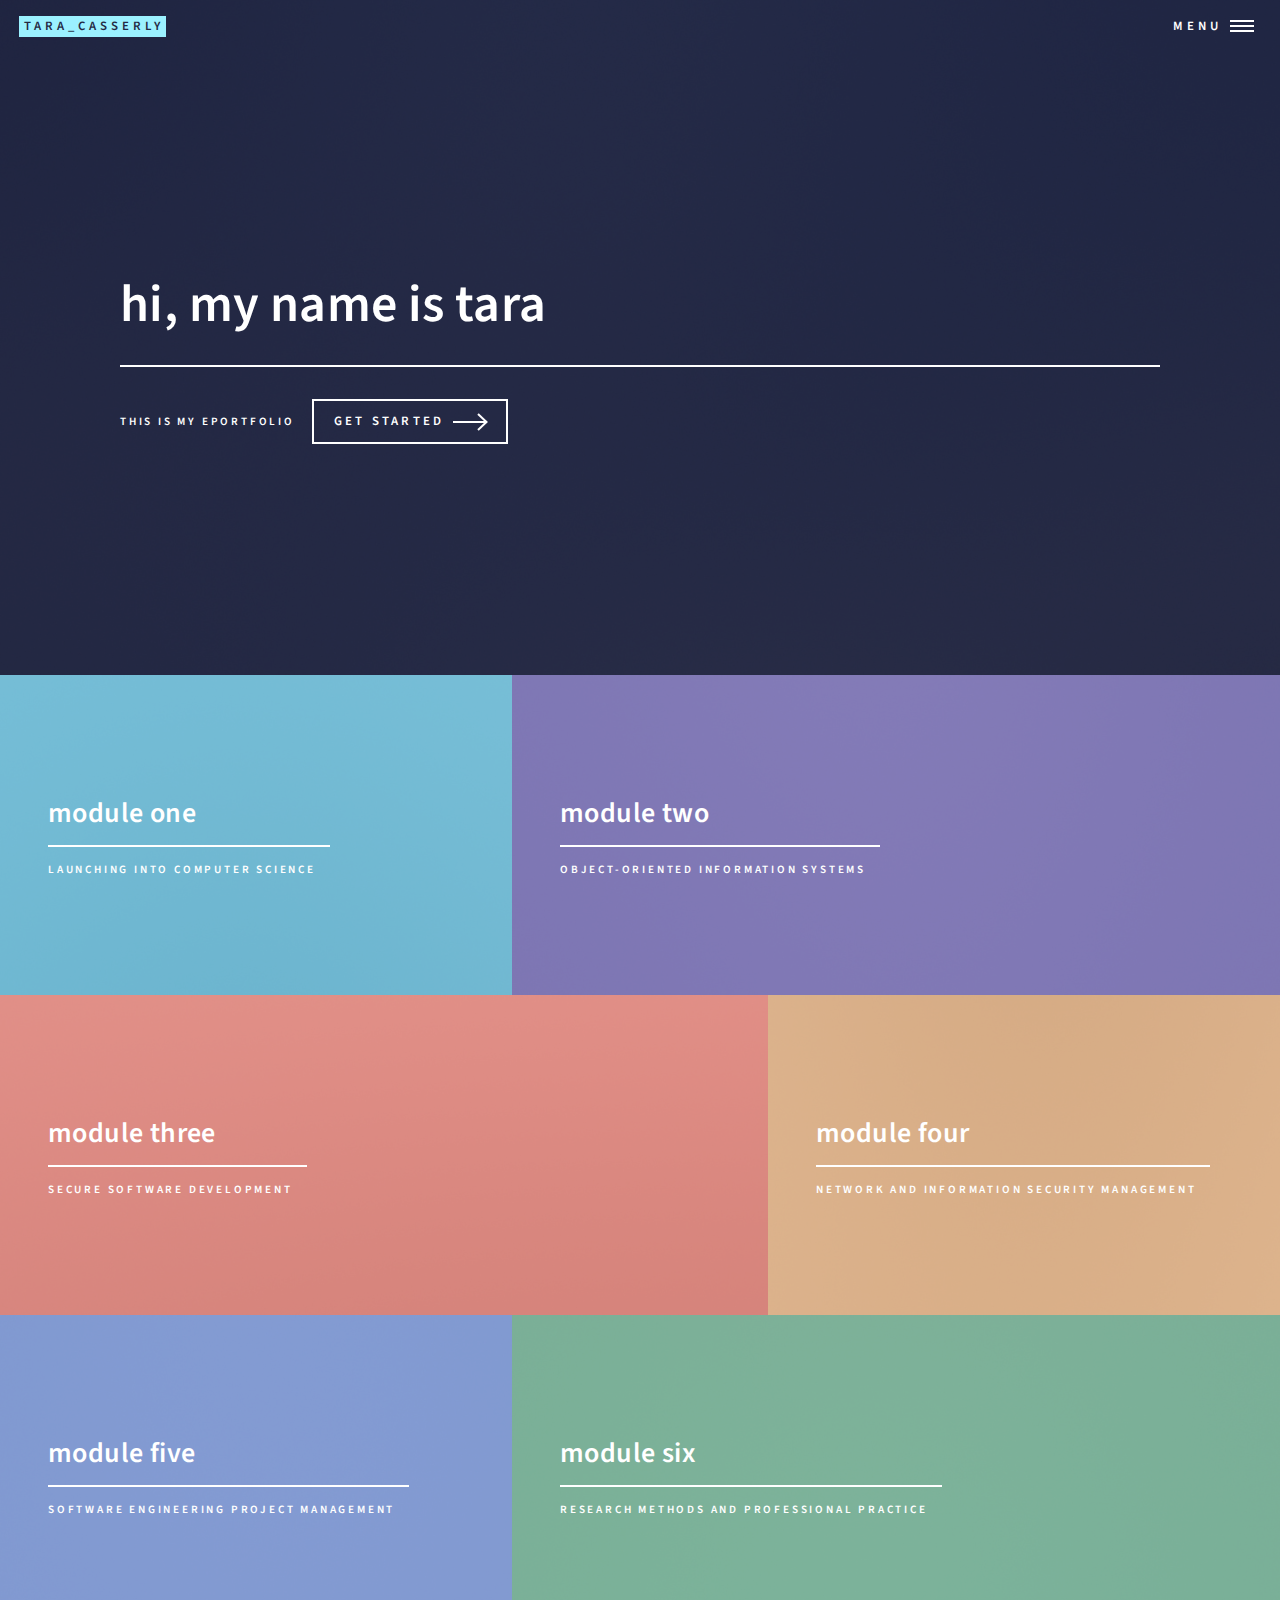
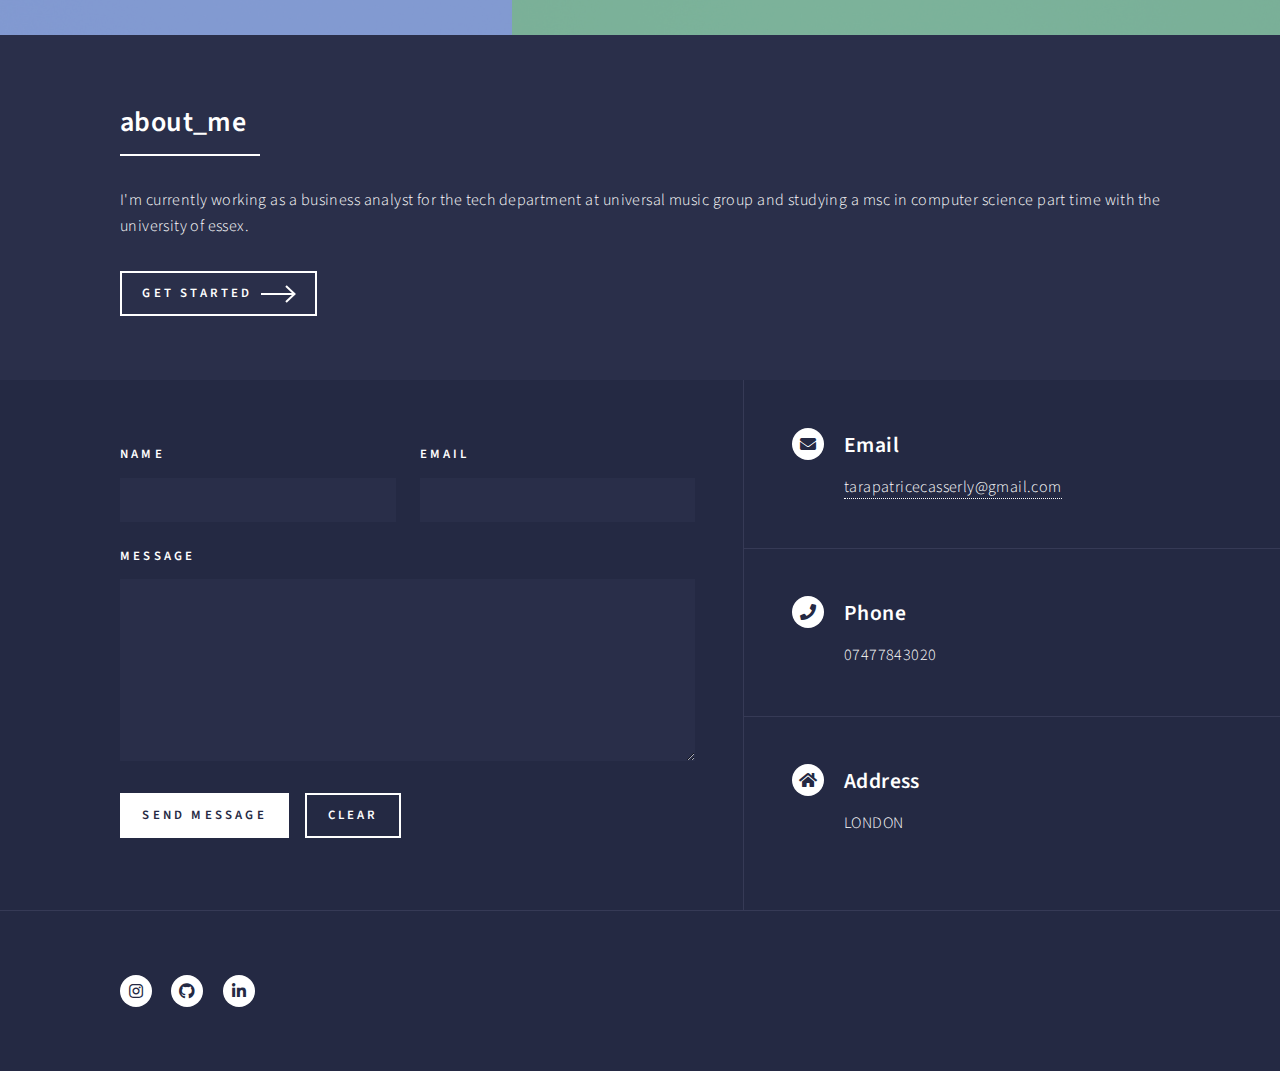
<file: index.html>
<!DOCTYPE HTML>
<!--
	
-->
<html>
	<head>
		<title>tara casserly</title>
		<meta charset="utf-8" />
		<meta name="viewport" content="width=device-width, initial-scale=1, user-scalable=no" />
		<link rel="stylesheet" href="assets/css/main.css" />
		<noscript><link rel="stylesheet" href="assets/css/noscript.css" /></noscript>
	</head>
	<body class="is-preload">

		<!-- Wrapper -->
			<div id="wrapper">

				<!-- Header -->
					<header id="header" class="alt">
						<a href="index.html" class="logo"><strong>tara_casserly</strong> <span></span></a>
						<nav>
							<a href="#menu">Menu</a>
						</nav>
					</header>

				<!-- Menu -->
					<nav id="menu">
						<ul class="links">
							<li><a href="index.html">Home</a></li>
							<li><a href="aboutme.html">about me</a></li>
							<li><a href="eportfolio.html">ePortfolio</a></li>
							<li><a href="moduletemplate.html">module template</a></li>
							
							
						</ul>
						<ul class="actions stacked">
							<li><a href="#" class="button primary fit">get started</a></li>
							<li><a href="#" class="button fit">Log In</a></li>
						</ul>
					</nav>

				<!-- Banner -->
					<section id="banner" class="major">
						<div class="inner">
							<header class="major">
								<h1>hi, my name is tara</h1>
							</header>
							<div class="content">
								<p>this is my ePortfolio<br />
								</p>
								<ul class="actions">
									<li><a href="#one" class="button next scrolly">Get Started</a></li>
								</ul>
							</div>
						</div>
					</section>

				<!-- Main -->
					<div id="main">

						<!-- One -->
							<section id="one" class="tiles">
								<article>
									<span class="image">
										<img src="images/pic01.jpg" alt="" />
									</span>
									<header class="major">
										<h3><a href="module_one.html" class="link">module one</a></h3>
										<p>launching into computer science</p>
									</header>
								</article>
								<article>
									<span class="image">
										<img src="images/pic02.jpg" alt="" />
									</span>
									<header class="major">
										<h3><a href="module_two.html" class="link">module two</a></h3>
										<p>object-oriented information systems</p>
									</header>
								</article>
								<article>
									<span class="image">
										<img src="images/pic03.jpg" alt="" />
									</span>
									<header class="major">
										<h3><a href="module_three.html" class="link">module three</a></h3>
										<p>secure software development</p>
									</header>
								</article>
								<article>
									<span class="image">
										<img src="images/pic04.jpg" alt="" />
									</span>
									<header class="major">
										<h3><a href="module_four.html" class="link">module four</a></h3>
										<p>network and information security management</p>
									</header>
								</article>
								<article>
									<span class="image">
										<img src="images/pic05.jpg" alt="" />
									</span>
									<header class="major">
										<h3><a href="module_five.html" class="link">module five</a></h3>
										<p>software engineering project management</p>
									</header>
								</article>
								<article>
									<span class="image">
										<img src="images/pic06.jpg" alt="" />
									</span>
									<header class="major">
										<h3><a href="module_six.html" class="link">module six</a></h3>
										<p>research methods and professional practice</p>
									</header>
								</article>
							</section>

						<!-- Two -->
							<section id="two">
								<div class="inner">
									<header class="major">
										<h2>about_me</h2>
									</header>
									<p>I'm currently working as a business analyst for the tech department at universal music group and studying a msc in computer science part time with the university of essex.</p>
									<ul class="actions">
										<li><a href="landing.html" class="button next">Get Started</a></li>
									</ul>
								</div>
							</section>

					</div>

				<!-- Contact -->
					<section id="contact">
						<div class="inner">
							<section>
								<form method="post" action="#">
									<div class="fields">
										<div class="field half">
											<label for="name">Name</label>
											<input type="text" name="name" id="name" />
										</div>
										<div class="field half">
											<label for="email">Email</label>
											<input type="text" name="email" id="email" />
										</div>
										<div class="field">
											<label for="message">Message</label>
											<textarea name="message" id="message" rows="6"></textarea>
										</div>
									</div>
									<ul class="actions">
										<li><input type="submit" value="Send Message" class="primary" /></li>
										<li><input type="reset" value="Clear" /></li>
									</ul>
								</form>
							</section>
							<section class="split">
								<section>
									<div class="contact-method">
										<span class="icon solid alt fa-envelope"></span>
										<h3>Email</h3>
										<a href="#">tarapatricecasserly@gmail.com</a>
									</div>
								</section>
								<section>
									<div class="contact-method">
										<span class="icon solid alt fa-phone"></span>
										<h3>Phone</h3>
										<span>07477843020</span>
									</div>
								</section>
								<section>
									<div class="contact-method">
										<span class="icon solid alt fa-home"></span>
										<h3>Address</h3>
										<span>LONDON<br />
										<br />
										</span>
									</div>
								</section>
							</section>
						</div>
					</section>

				<!-- Footer -->
					<footer id="footer">
						<div class="inner">
							<ul class="icons">
								<li><a href="https://www.instagram.com/taracasserly" class="icon brands alt fa-instagram"><span class="label">Instagram</span></a></li>
								<li><a href="https://github.com/taracasserly?tab=repositories" class="icon brands alt fa-github"><span class="label">GitHub</span></a></li>
								<li><a href="https://www.linkedin.com/in/tarapcasserly/" class="icon brands alt fa-linkedin-in"><span class="label">LinkedIn</span></a></li>
							</ul>
							
							</ul>
						</div>
					</footer>

			</div>

		<!-- Scripts -->
			<script src="assets/js/jquery.min.js"></script>
			<script src="assets/js/jquery.scrolly.min.js"></script>
			<script src="assets/js/jquery.scrollex.min.js"></script>
			<script src="assets/js/browser.min.js"></script>
			<script src="assets/js/breakpoints.min.js"></script>
			<script src="assets/js/util.js"></script>
			<script src="assets/js/main.js"></script>

	</body>
</html>
</file>
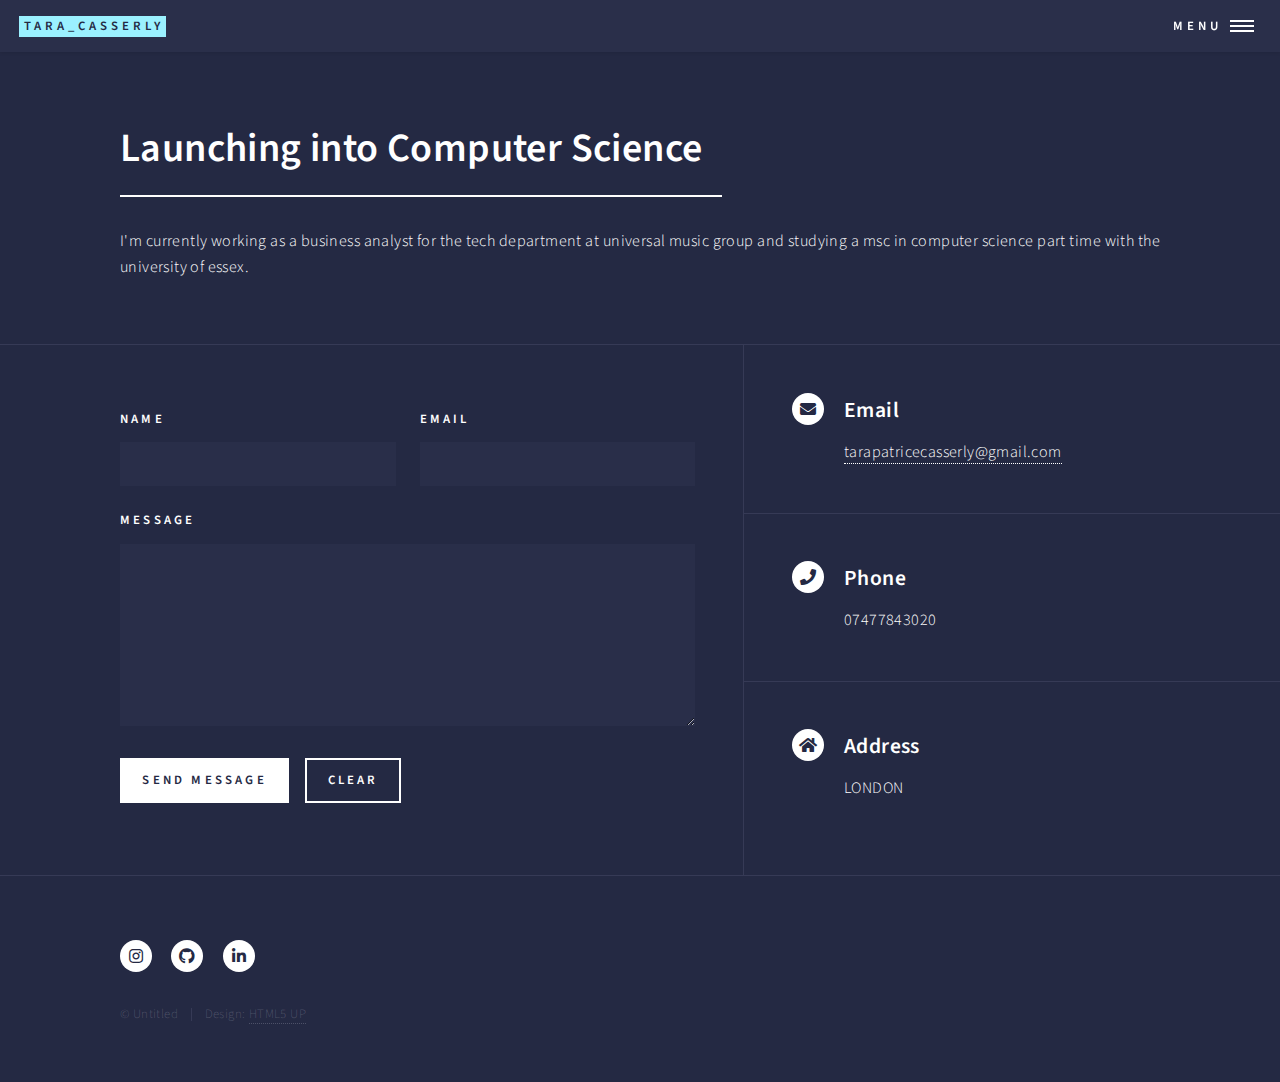
<file: aboutme.html>
<!DOCTYPE HTML>
<!--
-->
<html>
	<head>
		<title>module_one</title>
		<meta charset="utf-8" />
		<meta name="viewport" content="width=device-width, initial-scale=1, user-scalable=no" />
		<link rel="stylesheet" href="assets/css/main.css" />
		<noscript><link rel="stylesheet" href="assets/css/noscript.css" /></noscript>
	</head>
	<body class="is-preload">

		<!-- Wrapper -->
			<div id="wrapper">

				<!-- Header -->
					<header id="header">
						<a href="index.html" class="logo"><strong>tara_casserly</strong> <span></span></a>
						<nav>
							<a href="#menu">Menu</a>
						</nav>
					</header>

				<!-- Menu -->
					<nav id="menu">
						<ul class="links">
							<li><a href="index.html">Home</a></li>
							<li><a href="landing.html">Landing</a></li>
							<li><a href="generic.html">Generic</a></li>
							<li><a href="elements.html">Elements</a></li>
						</ul>
						<ul class="actions stacked">
							<li><a href="#" class="button primary fit">Get Started</a></li>
							<li><a href="#" class="button fit">Log In</a></li>
						</ul>
					</nav>

				<!-- Main -->
					<div id="main" class="alt">

						<!-- One -->
							<section id="one">
								<div class="inner">
									<header class="major">
										<h1>Launching into Computer Science</h1>
									</header>
									<p>I'm currently working as a business analyst for the tech department at universal music group and studying a msc in computer science part time with the university of essex.</p>
								</div>
							</section>

					</div>

				<!-- Contact -->
					<section id="contact">
						<div class="inner">
							<section>
								<form method="post" action="#">
									<div class="fields">
										<div class="field half">
											<label for="name">Name</label>
											<input type="text" name="name" id="name" />
										</div>
										<div class="field half">
											<label for="email">Email</label>
											<input type="text" name="email" id="email" />
										</div>
										<div class="field">
											<label for="message">Message</label>
											<textarea name="message" id="message" rows="6"></textarea>
										</div>
									</div>
									<ul class="actions">
										<li><input type="submit" value="Send Message" class="primary" /></li>
										<li><input type="reset" value="Clear" /></li>
									</ul>
								</form>
							</section>
							<section class="split">
								<section>
									<div class="contact-method">
										<span class="icon solid alt fa-envelope"></span>
										<h3>Email</h3>
										<a href="#">tarapatricecasserly@gmail.com</a>
									</div>
								</section>
								<section>
									<div class="contact-method">
										<span class="icon solid alt fa-phone"></span>
										<h3>Phone</h3>
										<span>07477843020</span>
									</div>
								</section>
								<section>
									<div class="contact-method">
										<span class="icon solid alt fa-home"></span>
										<h3>Address</h3>
										<span>LONDON<br />
										<br />
										</span>
									</div>
								</section>
							</section>
						</div>
					</section>

				<!-- Footer -->
					<footer id="footer">
						<div class="inner">
							<ul class="icons">
								<li><a href="https://www.instagram.com/taracasserly" class="icon brands alt fa-instagram"><span class="label">Instagram</span></a></li>
								<li><a href="https://github.com/taracasserly?tab=repositories" class="icon brands alt fa-github"><span class="label">GitHub</span></a></li>
								<li><a href="https://www.linkedin.com/in/tarapcasserly/" class="icon brands alt fa-linkedin-in"><span class="label">LinkedIn</span></a></li>
							</ul>
							<ul class="copyright">
								<li>&copy; Untitled</li><li>Design: <a href="https://html5up.net">HTML5 UP</a></li>
							</ul>
						</div>
					</footer>

			</div>

		<!-- Scripts -->
			<script src="assets/js/jquery.min.js"></script>
			<script src="assets/js/jquery.scrolly.min.js"></script>
			<script src="assets/js/jquery.scrollex.min.js"></script>
			<script src="assets/js/browser.min.js"></script>
			<script src="assets/js/breakpoints.min.js"></script>
			<script src="assets/js/util.js"></script>
			<script src="assets/js/main.js"></script>

	</body>
</html>
</file>
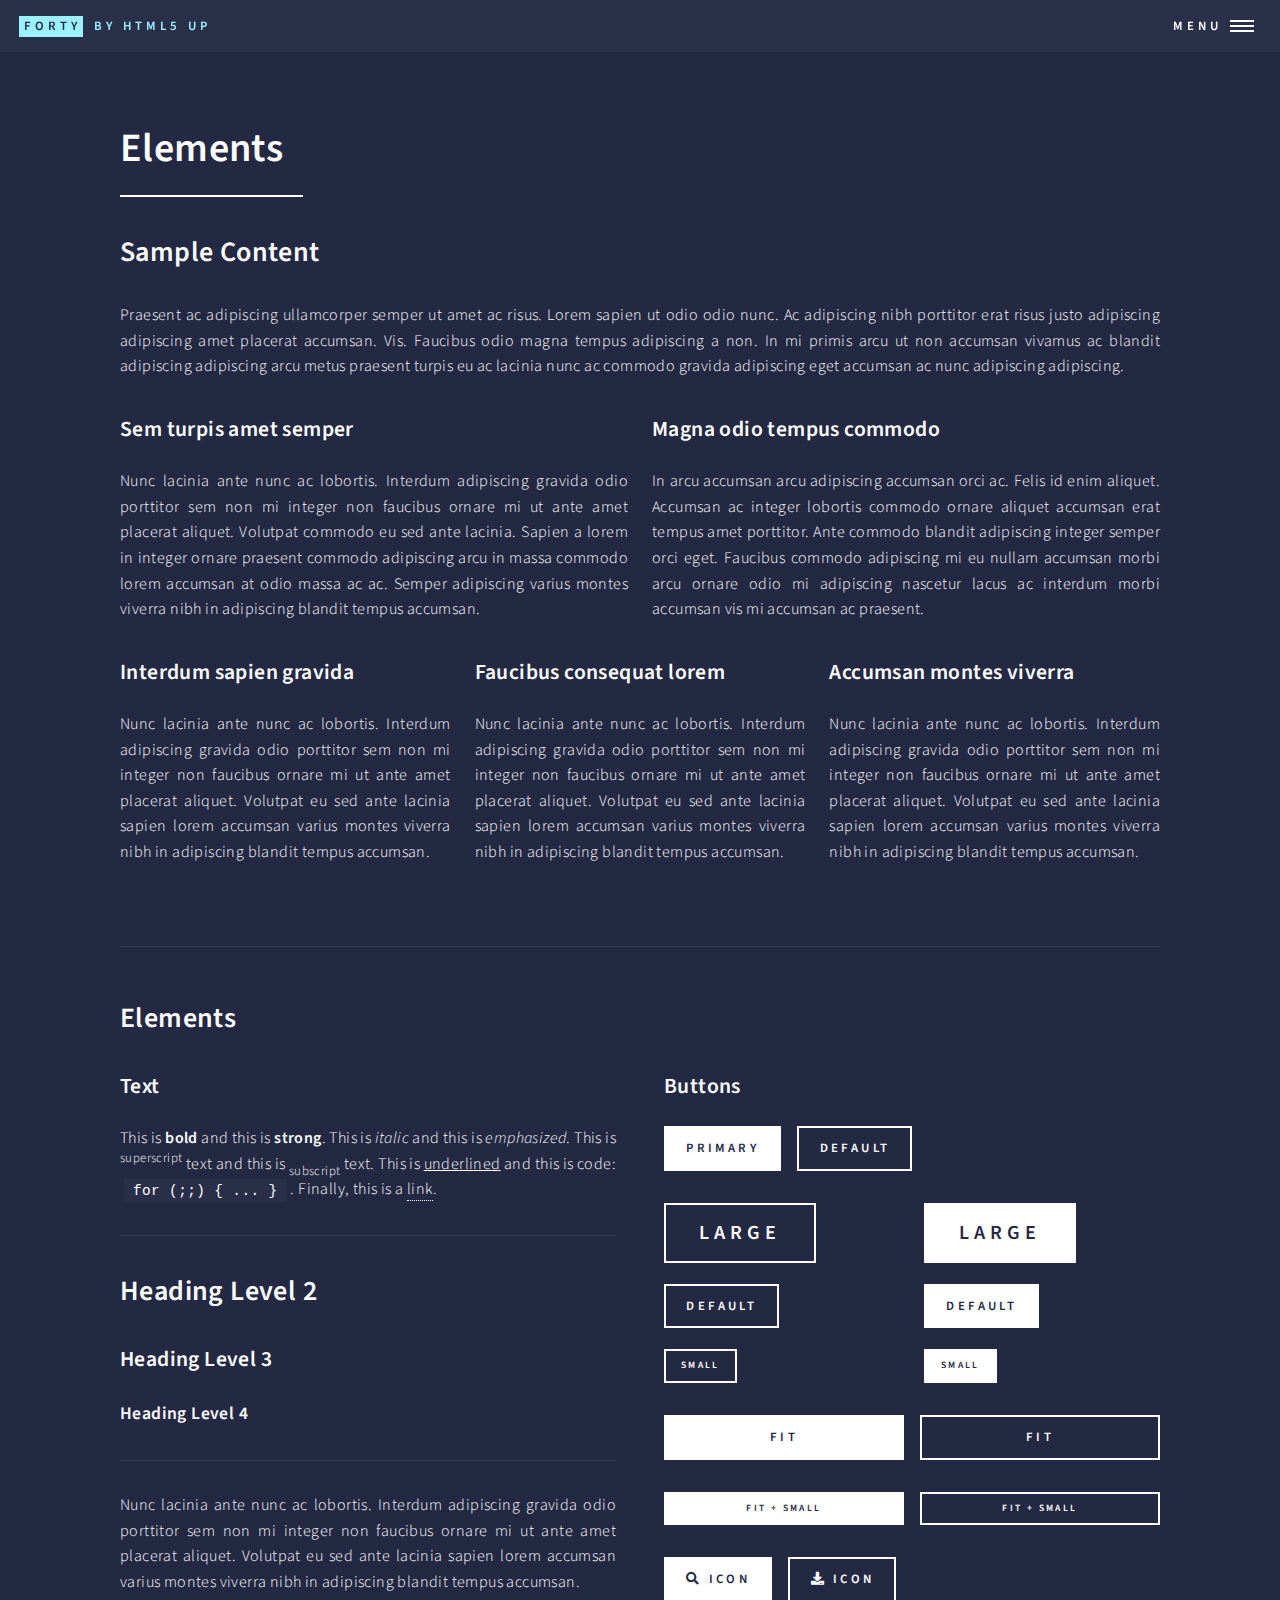
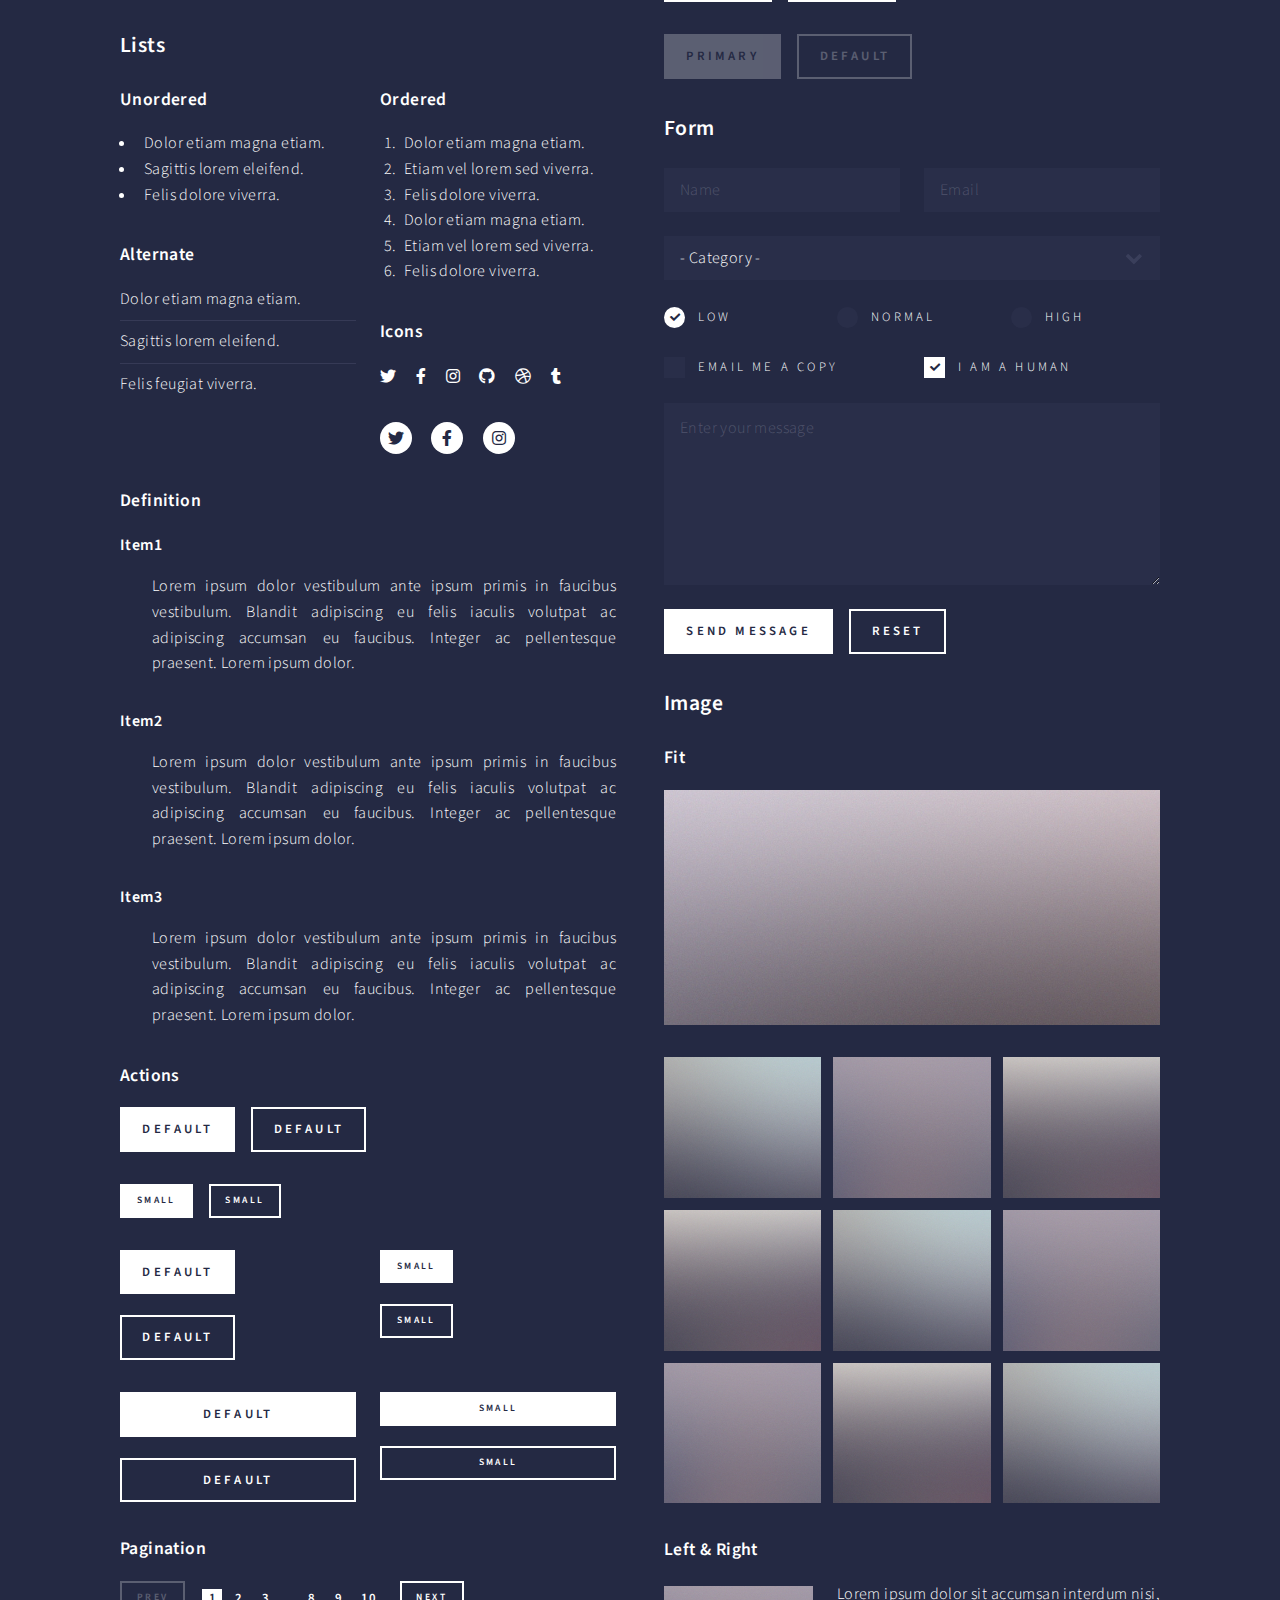
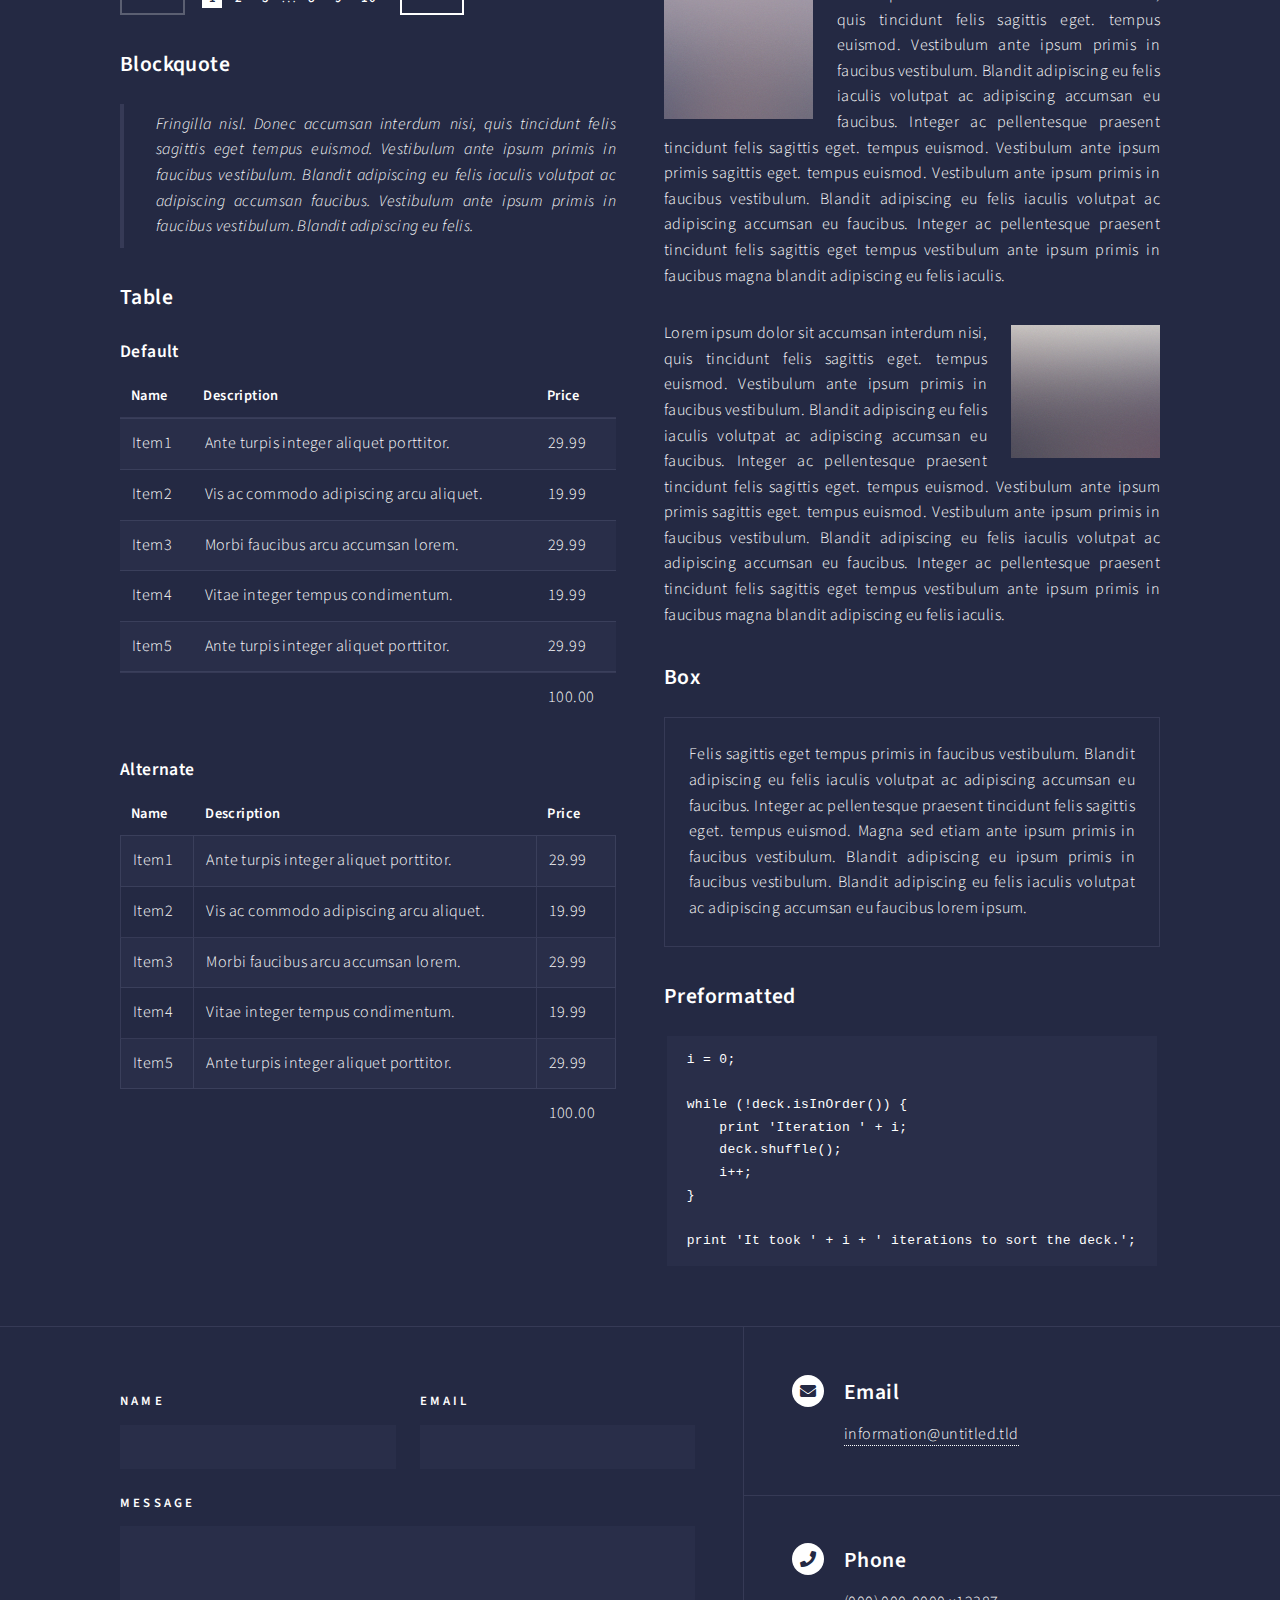
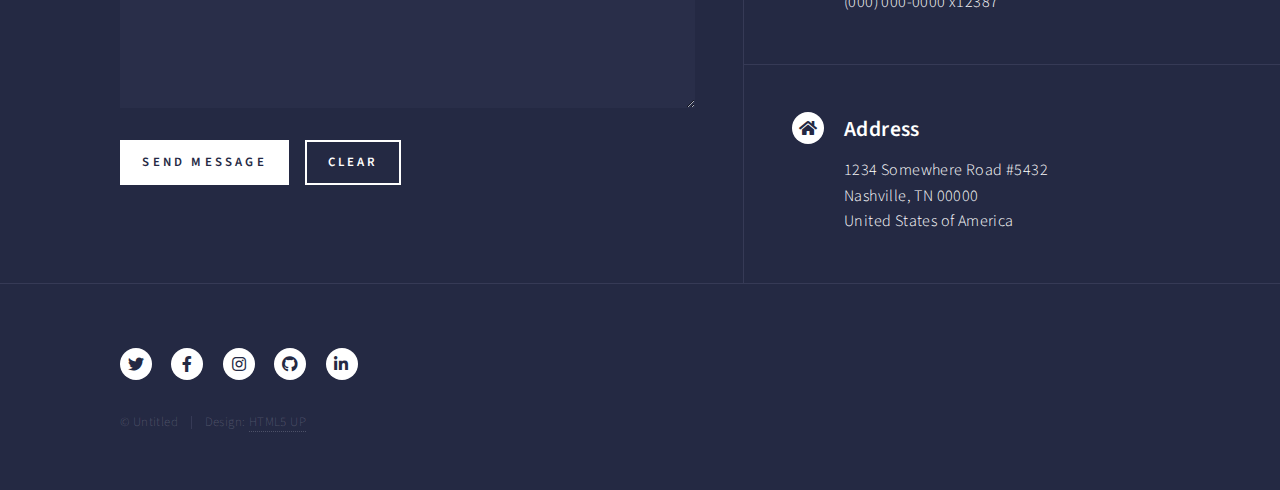
<file: elements.html>
<!DOCTYPE HTML>
<!--
	Forty by HTML5 UP
	html5up.net | @ajlkn
	Free for personal and commercial use under the CCA 3.0 license (html5up.net/license)
-->
<html>
	<head>
		<title>Elements - Forty by HTML5 UP</title>
		<meta charset="utf-8" />
		<meta name="viewport" content="width=device-width, initial-scale=1, user-scalable=no" />
		<link rel="stylesheet" href="assets/css/main.css" />
		<noscript><link rel="stylesheet" href="assets/css/noscript.css" /></noscript>
	</head>
	<body class="is-preload">

		<!-- Wrapper -->
			<div id="wrapper">

				<!-- Header -->
					<header id="header">
						<a href="index.html" class="logo"><strong>Forty</strong> <span>by HTML5 UP</span></a>
						<nav>
							<a href="#menu">Menu</a>
						</nav>
					</header>

				<!-- Menu -->
					<nav id="menu">
						<ul class="links">
							<li><a href="index.html">Home</a></li>
							<li><a href="landing.html">Landing</a></li>
							<li><a href="generic.html">Generic</a></li>
							<li><a href="elements.html">Elements</a></li>
						</ul>
						<ul class="actions stacked">
							<li><a href="#" class="button primary fit">Get Started</a></li>
							<li><a href="#" class="button fit">Log In</a></li>
						</ul>
					</nav>

				<!-- Main -->
					<div id="main" class="alt">

						<!-- One -->
							<section id="one">
								<div class="inner">
									<header class="major">
										<h1>Elements</h1>
									</header>

									<!-- Content -->
										<h2 id="content">Sample Content</h2>
										<p>Praesent ac adipiscing ullamcorper semper ut amet ac risus. Lorem sapien ut odio odio nunc. Ac adipiscing nibh porttitor erat risus justo adipiscing adipiscing amet placerat accumsan. Vis. Faucibus odio magna tempus adipiscing a non. In mi primis arcu ut non accumsan vivamus ac blandit adipiscing adipiscing arcu metus praesent turpis eu ac lacinia nunc ac commodo gravida adipiscing eget accumsan ac nunc adipiscing adipiscing.</p>
										<div class="row">
											<div class="col-6 col-12-small">
												<h3>Sem turpis amet semper</h3>
												<p>Nunc lacinia ante nunc ac lobortis. Interdum adipiscing gravida odio porttitor sem non mi integer non faucibus ornare mi ut ante amet placerat aliquet. Volutpat commodo eu sed ante lacinia. Sapien a lorem in integer ornare praesent commodo adipiscing arcu in massa commodo lorem accumsan at odio massa ac ac. Semper adipiscing varius montes viverra nibh in adipiscing blandit tempus accumsan.</p>
											</div>
											<div class="col-6 col-12-small">
												<h3>Magna odio tempus commodo</h3>
												<p>In arcu accumsan arcu adipiscing accumsan orci ac. Felis id enim aliquet. Accumsan ac integer lobortis commodo ornare aliquet accumsan erat tempus amet porttitor. Ante commodo blandit adipiscing integer semper orci eget. Faucibus commodo adipiscing mi eu nullam accumsan morbi arcu ornare odio mi adipiscing nascetur lacus ac interdum morbi accumsan vis mi accumsan ac praesent.</p>
											</div>
											<!-- Break -->
											<div class="col-4 col-12-medium">
												<h3>Interdum sapien gravida</h3>
												<p>Nunc lacinia ante nunc ac lobortis. Interdum adipiscing gravida odio porttitor sem non mi integer non faucibus ornare mi ut ante amet placerat aliquet. Volutpat eu sed ante lacinia sapien lorem accumsan varius montes viverra nibh in adipiscing blandit tempus accumsan.</p>
											</div>
											<div class="col-4 col-12-medium">
												<h3>Faucibus consequat lorem</h3>
												<p>Nunc lacinia ante nunc ac lobortis. Interdum adipiscing gravida odio porttitor sem non mi integer non faucibus ornare mi ut ante amet placerat aliquet. Volutpat eu sed ante lacinia sapien lorem accumsan varius montes viverra nibh in adipiscing blandit tempus accumsan.</p>
											</div>
											<div class="col-4 col-12-medium">
												<h3>Accumsan montes viverra</h3>
												<p>Nunc lacinia ante nunc ac lobortis. Interdum adipiscing gravida odio porttitor sem non mi integer non faucibus ornare mi ut ante amet placerat aliquet. Volutpat eu sed ante lacinia sapien lorem accumsan varius montes viverra nibh in adipiscing blandit tempus accumsan.</p>
											</div>
										</div>

									<hr class="major" />

									<!-- Elements -->
										<h2 id="elements">Elements</h2>
										<div class="row gtr-200">
											<div class="col-6 col-12-medium">

												<!-- Text stuff -->
													<h3>Text</h3>
													<p>This is <b>bold</b> and this is <strong>strong</strong>. This is <i>italic</i> and this is <em>emphasized</em>.
													This is <sup>superscript</sup> text and this is <sub>subscript</sub> text.
													This is <u>underlined</u> and this is code: <code>for (;;) { ... }</code>.
													Finally, this is a <a href="#">link</a>.</p>
													<hr />
													<h2>Heading Level 2</h2>
													<h3>Heading Level 3</h3>
													<h4>Heading Level 4</h4>
													<hr />
													<p>Nunc lacinia ante nunc ac lobortis. Interdum adipiscing gravida odio porttitor sem non mi integer non faucibus ornare mi ut ante amet placerat aliquet. Volutpat eu sed ante lacinia sapien lorem accumsan varius montes viverra nibh in adipiscing blandit tempus accumsan.</p>

												<!-- Lists -->
													<h3>Lists</h3>
													<div class="row">
														<div class="col-6 col-12-small">

															<h4>Unordered</h4>
															<ul>
																<li>Dolor etiam magna etiam.</li>
																<li>Sagittis lorem eleifend.</li>
																<li>Felis dolore viverra.</li>
															</ul>

															<h4>Alternate</h4>
															<ul class="alt">
																<li>Dolor etiam magna etiam.</li>
																<li>Sagittis lorem eleifend.</li>
																<li>Felis feugiat viverra.</li>
															</ul>

														</div>
														<div class="col-6 col-12-small">

															<h4>Ordered</h4>
															<ol>
																<li>Dolor etiam magna etiam.</li>
																<li>Etiam vel lorem sed viverra.</li>
																<li>Felis dolore viverra.</li>
																<li>Dolor etiam magna etiam.</li>
																<li>Etiam vel lorem sed viverra.</li>
																<li>Felis dolore viverra.</li>
															</ol>

															<h4>Icons</h4>
															<ul class="icons">
																<li><a href="#" class="icon brands fa-twitter"><span class="label">Twitter</span></a></li>
																<li><a href="#" class="icon brands fa-facebook-f"><span class="label">Facebook</span></a></li>
																<li><a href="#" class="icon brands fa-instagram"><span class="label">Instagram</span></a></li>
																<li><a href="#" class="icon brands fa-github"><span class="label">Github</span></a></li>
																<li><a href="#" class="icon brands fa-dribbble"><span class="label">Dribbble</span></a></li>
																<li><a href="#" class="icon brands fa-tumblr"><span class="label">Tumblr</span></a></li>
															</ul>
															<ul class="icons">
																<li><a href="#" class="icon brands alt fa-twitter"><span class="label">Twitter</span></a></li>
																<li><a href="#" class="icon brands alt fa-facebook-f"><span class="label">Facebook</span></a></li>
																<li><a href="#" class="icon brands alt fa-instagram"><span class="label">Instagram</span></a></li>
															</ul>

														</div>
													</div>
													<h4>Definition</h4>
													<dl>
														<dt>Item1</dt>
														<dd>
															<p>Lorem ipsum dolor vestibulum ante ipsum primis in faucibus vestibulum. Blandit adipiscing eu felis iaculis volutpat ac adipiscing accumsan eu faucibus. Integer ac pellentesque praesent. Lorem ipsum dolor.</p>
														</dd>
														<dt>Item2</dt>
														<dd>
															<p>Lorem ipsum dolor vestibulum ante ipsum primis in faucibus vestibulum. Blandit adipiscing eu felis iaculis volutpat ac adipiscing accumsan eu faucibus. Integer ac pellentesque praesent. Lorem ipsum dolor.</p>
														</dd>
														<dt>Item3</dt>
														<dd>
															<p>Lorem ipsum dolor vestibulum ante ipsum primis in faucibus vestibulum. Blandit adipiscing eu felis iaculis volutpat ac adipiscing accumsan eu faucibus. Integer ac pellentesque praesent. Lorem ipsum dolor.</p>
														</dd>
													</dl>

													<h4>Actions</h4>
													<ul class="actions">
														<li><a href="#" class="button primary">Default</a></li>
														<li><a href="#" class="button">Default</a></li>
													</ul>
													<ul class="actions small">
														<li><a href="#" class="button primary small">Small</a></li>
														<li><a href="#" class="button small">Small</a></li>
													</ul>
													<div class="row">
														<div class="col-6 col-12-small">
															<ul class="actions stacked">
																<li><a href="#" class="button primary">Default</a></li>
																<li><a href="#" class="button">Default</a></li>
															</ul>
														</div>
														<div class="col-6 col-12-small">
															<ul class="actions stacked">
																<li><a href="#" class="button primary small">Small</a></li>
																<li><a href="#" class="button small">Small</a></li>
															</ul>
														</div>
														<div class="col-6 col-12-small">
															<ul class="actions stacked">
																<li><a href="#" class="button primary fit">Default</a></li>
																<li><a href="#" class="button fit">Default</a></li>
															</ul>
														</div>
														<div class="col-6 col-12-small">
															<ul class="actions stacked">
																<li><a href="#" class="button primary small fit">Small</a></li>
																<li><a href="#" class="button small fit">Small</a></li>
															</ul>
														</div>
													</div>

													<h4>Pagination</h4>
													<ul class="pagination">
														<li><span class="button small disabled">Prev</span></li>
														<li><a href="#" class="page active">1</a></li>
														<li><a href="#" class="page">2</a></li>
														<li><a href="#" class="page">3</a></li>
														<li><span>&hellip;</span></li>
														<li><a href="#" class="page">8</a></li>
														<li><a href="#" class="page">9</a></li>
														<li><a href="#" class="page">10</a></li>
														<li><a href="#" class="button small">Next</a></li>
													</ul>

												<!-- Blockquote -->
													<h3>Blockquote</h3>
													<blockquote>Fringilla nisl. Donec accumsan interdum nisi, quis tincidunt felis sagittis eget tempus euismod. Vestibulum ante ipsum primis in faucibus vestibulum. Blandit adipiscing eu felis iaculis volutpat ac adipiscing accumsan faucibus. Vestibulum ante ipsum primis in faucibus vestibulum. Blandit adipiscing eu felis.</blockquote>

												<!-- Table -->
													<h3>Table</h3>

													<h4>Default</h4>
													<div class="table-wrapper">
														<table>
															<thead>
																<tr>
																	<th>Name</th>
																	<th>Description</th>
																	<th>Price</th>
																</tr>
															</thead>
															<tbody>
																<tr>
																	<td>Item1</td>
																	<td>Ante turpis integer aliquet porttitor.</td>
																	<td>29.99</td>
																</tr>
																<tr>
																	<td>Item2</td>
																	<td>Vis ac commodo adipiscing arcu aliquet.</td>
																	<td>19.99</td>
																</tr>
																<tr>
																	<td>Item3</td>
																	<td> Morbi faucibus arcu accumsan lorem.</td>
																	<td>29.99</td>
																</tr>
																<tr>
																	<td>Item4</td>
																	<td>Vitae integer tempus condimentum.</td>
																	<td>19.99</td>
																</tr>
																<tr>
																	<td>Item5</td>
																	<td>Ante turpis integer aliquet porttitor.</td>
																	<td>29.99</td>
																</tr>
															</tbody>
															<tfoot>
																<tr>
																	<td colspan="2"></td>
																	<td>100.00</td>
																</tr>
															</tfoot>
														</table>
													</div>

													<h4>Alternate</h4>
													<div class="table-wrapper">
														<table class="alt">
															<thead>
																<tr>
																	<th>Name</th>
																	<th>Description</th>
																	<th>Price</th>
																</tr>
															</thead>
															<tbody>
																<tr>
																	<td>Item1</td>
																	<td>Ante turpis integer aliquet porttitor.</td>
																	<td>29.99</td>
																</tr>
																<tr>
																	<td>Item2</td>
																	<td>Vis ac commodo adipiscing arcu aliquet.</td>
																	<td>19.99</td>
																</tr>
																<tr>
																	<td>Item3</td>
																	<td> Morbi faucibus arcu accumsan lorem.</td>
																	<td>29.99</td>
																</tr>
																<tr>
																	<td>Item4</td>
																	<td>Vitae integer tempus condimentum.</td>
																	<td>19.99</td>
																</tr>
																<tr>
																	<td>Item5</td>
																	<td>Ante turpis integer aliquet porttitor.</td>
																	<td>29.99</td>
																</tr>
															</tbody>
															<tfoot>
																<tr>
																	<td colspan="2"></td>
																	<td>100.00</td>
																</tr>
															</tfoot>
														</table>
													</div>

											</div>
											<div class="col-6 col-12-medium">

												<!-- Buttons -->
													<h3>Buttons</h3>
													<ul class="actions">
														<li><a href="#" class="button primary">Primary</a></li>
														<li><a href="#" class="button">Default</a></li>
													</ul>
													<div class="row">
														<div class="col-6 col-12-xsmall">
															<ul class="actions stacked">
																<li><a href="#" class="button large">Large</a></li>
																<li><a href="#" class="button">Default</a></li>
																<li><a href="#" class="button small">Small</a></li>
															</ul>
														</div>
														<div class="col-6 col-12-xsmall">
															<ul class="actions stacked">
																<li><a href="#" class="button primary large">Large</a></li>
																<li><a href="#" class="button primary">Default</a></li>
																<li><a href="#" class="button primary small">Small</a></li>
															</ul>
														</div>
													</div>
													<ul class="actions fit">
														<li><a href="#" class="button primary fit">Fit</a></li>
														<li><a href="#" class="button fit">Fit</a></li>
													</ul>
													<ul class="actions fit small">
														<li><a href="#" class="button primary fit small">Fit + Small</a></li>
														<li><a href="#" class="button fit small">Fit + Small</a></li>
													</ul>
													<ul class="actions">
														<li><a href="#" class="button primary icon solid fa-search">Icon</a></li>
														<li><a href="#" class="button icon solid fa-download">Icon</a></li>
													</ul>
													<ul class="actions">
														<li><span class="button primary disabled">Primary</span></li>
														<li><span class="button disabled">Default</span></li>
													</ul>

												<!-- Form -->
													<h3>Form</h3>

													<form method="post" action="#">
														<div class="row gtr-uniform">
															<div class="col-6 col-12-xsmall">
																<input type="text" name="demo-name" id="demo-name" value="" placeholder="Name" />
															</div>
															<div class="col-6 col-12-xsmall">
																<input type="email" name="demo-email" id="demo-email" value="" placeholder="Email" />
															</div>
															<!-- Break -->
															<div class="col-12">
																<select name="demo-category" id="demo-category">
																	<option value="">- Category -</option>
																	<option value="1">Manufacturing</option>
																	<option value="1">Shipping</option>
																	<option value="1">Administration</option>
																	<option value="1">Human Resources</option>
																</select>
															</div>
															<!-- Break -->
															<div class="col-4 col-12-small">
																<input type="radio" id="demo-priority-low" name="demo-priority" checked>
																<label for="demo-priority-low">Low</label>
															</div>
															<div class="col-4 col-12-small">
																<input type="radio" id="demo-priority-normal" name="demo-priority">
																<label for="demo-priority-normal">Normal</label>
															</div>
															<div class="col-4 col-12-small">
																<input type="radio" id="demo-priority-high" name="demo-priority">
																<label for="demo-priority-high">High</label>
															</div>
															<!-- Break -->
															<div class="col-6 col-12-small">
																<input type="checkbox" id="demo-copy" name="demo-copy">
																<label for="demo-copy">Email me a copy</label>
															</div>
															<div class="col-6 col-12-small">
																<input type="checkbox" id="demo-human" name="demo-human" checked>
																<label for="demo-human">I am a human</label>
															</div>
															<!-- Break -->
															<div class="col-12">
																<textarea name="demo-message" id="demo-message" placeholder="Enter your message" rows="6"></textarea>
															</div>
															<!-- Break -->
															<div class="col-12">
																<ul class="actions">
																	<li><input type="submit" value="Send Message" class="primary" /></li>
																	<li><input type="reset" value="Reset" /></li>
																</ul>
															</div>
														</div>
													</form>

												<!-- Image -->
													<h3>Image</h3>

													<h4>Fit</h4>
													<span class="image fit"><img src="images/pic03.jpg" alt="" /></span>
													<div class="box alt">
														<div class="row gtr-50 gtr-uniform">
															<div class="col-4"><span class="image fit"><img src="images/pic08.jpg" alt="" /></span></div>
															<div class="col-4"><span class="image fit"><img src="images/pic09.jpg" alt="" /></span></div>
															<div class="col-4"><span class="image fit"><img src="images/pic10.jpg" alt="" /></span></div>
															<!-- Break -->
															<div class="col-4"><span class="image fit"><img src="images/pic10.jpg" alt="" /></span></div>
															<div class="col-4"><span class="image fit"><img src="images/pic08.jpg" alt="" /></span></div>
															<div class="col-4"><span class="image fit"><img src="images/pic09.jpg" alt="" /></span></div>
															<!-- Break -->
															<div class="col-4"><span class="image fit"><img src="images/pic09.jpg" alt="" /></span></div>
															<div class="col-4"><span class="image fit"><img src="images/pic10.jpg" alt="" /></span></div>
															<div class="col-4"><span class="image fit"><img src="images/pic08.jpg" alt="" /></span></div>
														</div>
													</div>

													<h4>Left &amp; Right</h4>
													<p><span class="image left"><img src="images/pic09.jpg" alt="" /></span>Lorem ipsum dolor sit accumsan interdum nisi, quis tincidunt felis sagittis eget. tempus euismod. Vestibulum ante ipsum primis in faucibus vestibulum. Blandit adipiscing eu felis iaculis volutpat ac adipiscing accumsan eu faucibus. Integer ac pellentesque praesent tincidunt felis sagittis eget. tempus euismod. Vestibulum ante ipsum primis sagittis eget. tempus euismod. Vestibulum ante ipsum primis in faucibus vestibulum. Blandit adipiscing eu felis iaculis volutpat ac adipiscing accumsan eu faucibus. Integer ac pellentesque praesent tincidunt felis sagittis eget tempus vestibulum ante ipsum primis in faucibus magna blandit adipiscing eu felis iaculis.</p>
													<p><span class="image right"><img src="images/pic10.jpg" alt="" /></span>Lorem ipsum dolor sit accumsan interdum nisi, quis tincidunt felis sagittis eget. tempus euismod. Vestibulum ante ipsum primis in faucibus vestibulum. Blandit adipiscing eu felis iaculis volutpat ac adipiscing accumsan eu faucibus. Integer ac pellentesque praesent tincidunt felis sagittis eget. tempus euismod. Vestibulum ante ipsum primis sagittis eget. tempus euismod. Vestibulum ante ipsum primis in faucibus vestibulum. Blandit adipiscing eu felis iaculis volutpat ac adipiscing accumsan eu faucibus. Integer ac pellentesque praesent tincidunt felis sagittis eget tempus vestibulum ante ipsum primis in faucibus magna blandit adipiscing eu felis iaculis.</p>

												<!-- Box -->
													<h3>Box</h3>
													<div class="box">
														<p>Felis sagittis eget tempus primis in faucibus vestibulum. Blandit adipiscing eu felis iaculis volutpat ac adipiscing accumsan eu faucibus. Integer ac pellentesque praesent tincidunt felis sagittis eget. tempus euismod. Magna sed etiam ante ipsum primis in faucibus vestibulum. Blandit adipiscing eu ipsum primis in faucibus vestibulum. Blandit adipiscing eu felis iaculis volutpat ac adipiscing accumsan eu faucibus lorem ipsum.</p>
													</div>

												<!-- Preformatted Code -->
													<h3>Preformatted</h3>
													<pre><code>i = 0;

while (!deck.isInOrder()) {
    print 'Iteration ' + i;
    deck.shuffle();
    i++;
}

print 'It took ' + i + ' iterations to sort the deck.';
</code></pre>

											</div>
										</div>

								</div>
							</section>

					</div>

				<!-- Contact -->
					<section id="contact">
						<div class="inner">
							<section>
								<form method="post" action="#">
									<div class="fields">
										<div class="field half">
											<label for="name">Name</label>
											<input type="text" name="name" id="name" />
										</div>
										<div class="field half">
											<label for="email">Email</label>
											<input type="text" name="email" id="email" />
										</div>
										<div class="field">
											<label for="message">Message</label>
											<textarea name="message" id="message" rows="6"></textarea>
										</div>
									</div>
									<ul class="actions">
										<li><input type="submit" value="Send Message" class="primary" /></li>
										<li><input type="reset" value="Clear" /></li>
									</ul>
								</form>
							</section>
							<section class="split">
								<section>
									<div class="contact-method">
										<span class="icon solid alt fa-envelope"></span>
										<h3>Email</h3>
										<a href="#">information@untitled.tld</a>
									</div>
								</section>
								<section>
									<div class="contact-method">
										<span class="icon solid alt fa-phone"></span>
										<h3>Phone</h3>
										<span>(000) 000-0000 x12387</span>
									</div>
								</section>
								<section>
									<div class="contact-method">
										<span class="icon solid alt fa-home"></span>
										<h3>Address</h3>
										<span>1234 Somewhere Road #5432<br />
										Nashville, TN 00000<br />
										United States of America</span>
									</div>
								</section>
							</section>
						</div>
					</section>

				<!-- Footer -->
					<footer id="footer">
						<div class="inner">
							<ul class="icons">
								<li><a href="#" class="icon brands alt fa-twitter"><span class="label">Twitter</span></a></li>
								<li><a href="#" class="icon brands alt fa-facebook-f"><span class="label">Facebook</span></a></li>
								<li><a href="#" class="icon brands alt fa-instagram"><span class="label">Instagram</span></a></li>
								<li><a href="#" class="icon brands alt fa-github"><span class="label">GitHub</span></a></li>
								<li><a href="#" class="icon brands alt fa-linkedin-in"><span class="label">LinkedIn</span></a></li>
							</ul>
							<ul class="copyright">
								<li>&copy; Untitled</li><li>Design: <a href="https://html5up.net">HTML5 UP</a></li>
							</ul>
						</div>
					</footer>

			</div>

		<!-- Scripts -->
			<script src="assets/js/jquery.min.js"></script>
			<script src="assets/js/jquery.scrolly.min.js"></script>
			<script src="assets/js/jquery.scrollex.min.js"></script>
			<script src="assets/js/browser.min.js"></script>
			<script src="assets/js/breakpoints.min.js"></script>
			<script src="assets/js/util.js"></script>
			<script src="assets/js/main.js"></script>

	</body>
</html>
</file>
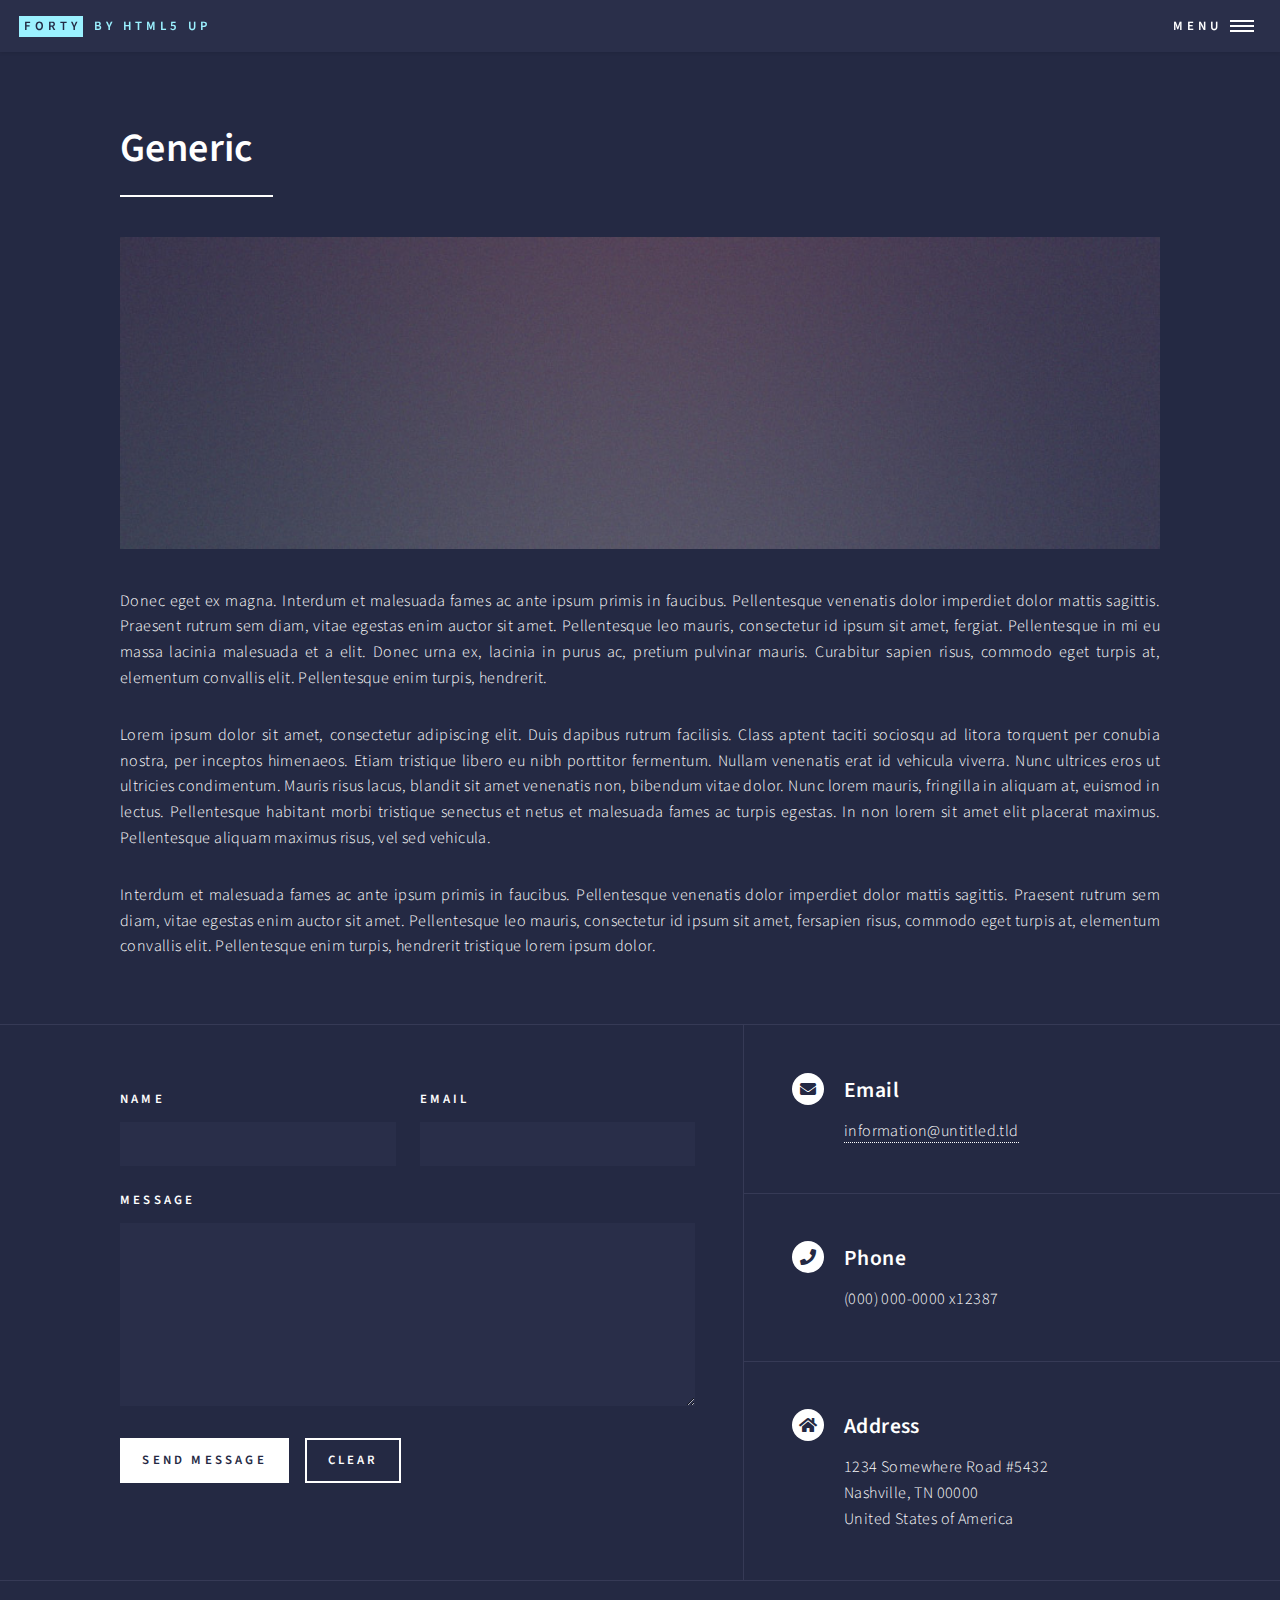
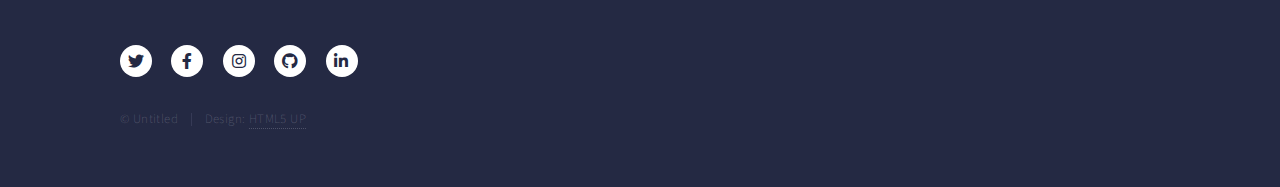
<file: generic.html>
<!DOCTYPE HTML>
<!--
	Forty by HTML5 UP
	html5up.net | @ajlkn
	Free for personal and commercial use under the CCA 3.0 license (html5up.net/license)
-->
<html>
	<head>
		<title>Generic - Forty by HTML5 UP</title>
		<meta charset="utf-8" />
		<meta name="viewport" content="width=device-width, initial-scale=1, user-scalable=no" />
		<link rel="stylesheet" href="assets/css/main.css" />
		<noscript><link rel="stylesheet" href="assets/css/noscript.css" /></noscript>
	</head>
	<body class="is-preload">

		<!-- Wrapper -->
			<div id="wrapper">

				<!-- Header -->
					<header id="header">
						<a href="index.html" class="logo"><strong>Forty</strong> <span>by HTML5 UP</span></a>
						<nav>
							<a href="#menu">Menu</a>
						</nav>
					</header>

				<!-- Menu -->
					<nav id="menu">
						<ul class="links">
							<li><a href="index.html">Home</a></li>
							<li><a href="landing.html">Landing</a></li>
							<li><a href="generic.html">Generic</a></li>
							<li><a href="elements.html">Elements</a></li>
						</ul>
						<ul class="actions stacked">
							<li><a href="#" class="button primary fit">Get Started</a></li>
							<li><a href="#" class="button fit">Log In</a></li>
						</ul>
					</nav>

				<!-- Main -->
					<div id="main" class="alt">

						<!-- One -->
							<section id="one">
								<div class="inner">
									<header class="major">
										<h1>Generic</h1>
									</header>
									<span class="image main"><img src="images/pic11.jpg" alt="" /></span>
									<p>Donec eget ex magna. Interdum et malesuada fames ac ante ipsum primis in faucibus. Pellentesque venenatis dolor imperdiet dolor mattis sagittis. Praesent rutrum sem diam, vitae egestas enim auctor sit amet. Pellentesque leo mauris, consectetur id ipsum sit amet, fergiat. Pellentesque in mi eu massa lacinia malesuada et a elit. Donec urna ex, lacinia in purus ac, pretium pulvinar mauris. Curabitur sapien risus, commodo eget turpis at, elementum convallis elit. Pellentesque enim turpis, hendrerit.</p>
									<p>Lorem ipsum dolor sit amet, consectetur adipiscing elit. Duis dapibus rutrum facilisis. Class aptent taciti sociosqu ad litora torquent per conubia nostra, per inceptos himenaeos. Etiam tristique libero eu nibh porttitor fermentum. Nullam venenatis erat id vehicula viverra. Nunc ultrices eros ut ultricies condimentum. Mauris risus lacus, blandit sit amet venenatis non, bibendum vitae dolor. Nunc lorem mauris, fringilla in aliquam at, euismod in lectus. Pellentesque habitant morbi tristique senectus et netus et malesuada fames ac turpis egestas. In non lorem sit amet elit placerat maximus. Pellentesque aliquam maximus risus, vel sed vehicula.</p>
									<p>Interdum et malesuada fames ac ante ipsum primis in faucibus. Pellentesque venenatis dolor imperdiet dolor mattis sagittis. Praesent rutrum sem diam, vitae egestas enim auctor sit amet. Pellentesque leo mauris, consectetur id ipsum sit amet, fersapien risus, commodo eget turpis at, elementum convallis elit. Pellentesque enim turpis, hendrerit tristique lorem ipsum dolor.</p>
								</div>
							</section>

					</div>

				<!-- Contact -->
					<section id="contact">
						<div class="inner">
							<section>
								<form method="post" action="#">
									<div class="fields">
										<div class="field half">
											<label for="name">Name</label>
											<input type="text" name="name" id="name" />
										</div>
										<div class="field half">
											<label for="email">Email</label>
											<input type="text" name="email" id="email" />
										</div>
										<div class="field">
											<label for="message">Message</label>
											<textarea name="message" id="message" rows="6"></textarea>
										</div>
									</div>
									<ul class="actions">
										<li><input type="submit" value="Send Message" class="primary" /></li>
										<li><input type="reset" value="Clear" /></li>
									</ul>
								</form>
							</section>
							<section class="split">
								<section>
									<div class="contact-method">
										<span class="icon solid alt fa-envelope"></span>
										<h3>Email</h3>
										<a href="#">information@untitled.tld</a>
									</div>
								</section>
								<section>
									<div class="contact-method">
										<span class="icon solid alt fa-phone"></span>
										<h3>Phone</h3>
										<span>(000) 000-0000 x12387</span>
									</div>
								</section>
								<section>
									<div class="contact-method">
										<span class="icon solid alt fa-home"></span>
										<h3>Address</h3>
										<span>1234 Somewhere Road #5432<br />
										Nashville, TN 00000<br />
										United States of America</span>
									</div>
								</section>
							</section>
						</div>
					</section>

				<!-- Footer -->
					<footer id="footer">
						<div class="inner">
							<ul class="icons">
								<li><a href="#" class="icon brands alt fa-twitter"><span class="label">Twitter</span></a></li>
								<li><a href="#" class="icon brands alt fa-facebook-f"><span class="label">Facebook</span></a></li>
								<li><a href="#" class="icon brands alt fa-instagram"><span class="label">Instagram</span></a></li>
								<li><a href="#" class="icon brands alt fa-github"><span class="label">GitHub</span></a></li>
								<li><a href="#" class="icon brands alt fa-linkedin-in"><span class="label">LinkedIn</span></a></li>
							</ul>
							<ul class="copyright">
								<li>&copy; Untitled</li><li>Design: <a href="https://html5up.net">HTML5 UP</a></li>
							</ul>
						</div>
					</footer>

			</div>

		<!-- Scripts -->
			<script src="assets/js/jquery.min.js"></script>
			<script src="assets/js/jquery.scrolly.min.js"></script>
			<script src="assets/js/jquery.scrollex.min.js"></script>
			<script src="assets/js/browser.min.js"></script>
			<script src="assets/js/breakpoints.min.js"></script>
			<script src="assets/js/util.js"></script>
			<script src="assets/js/main.js"></script>

	</body>
</html>
</file>
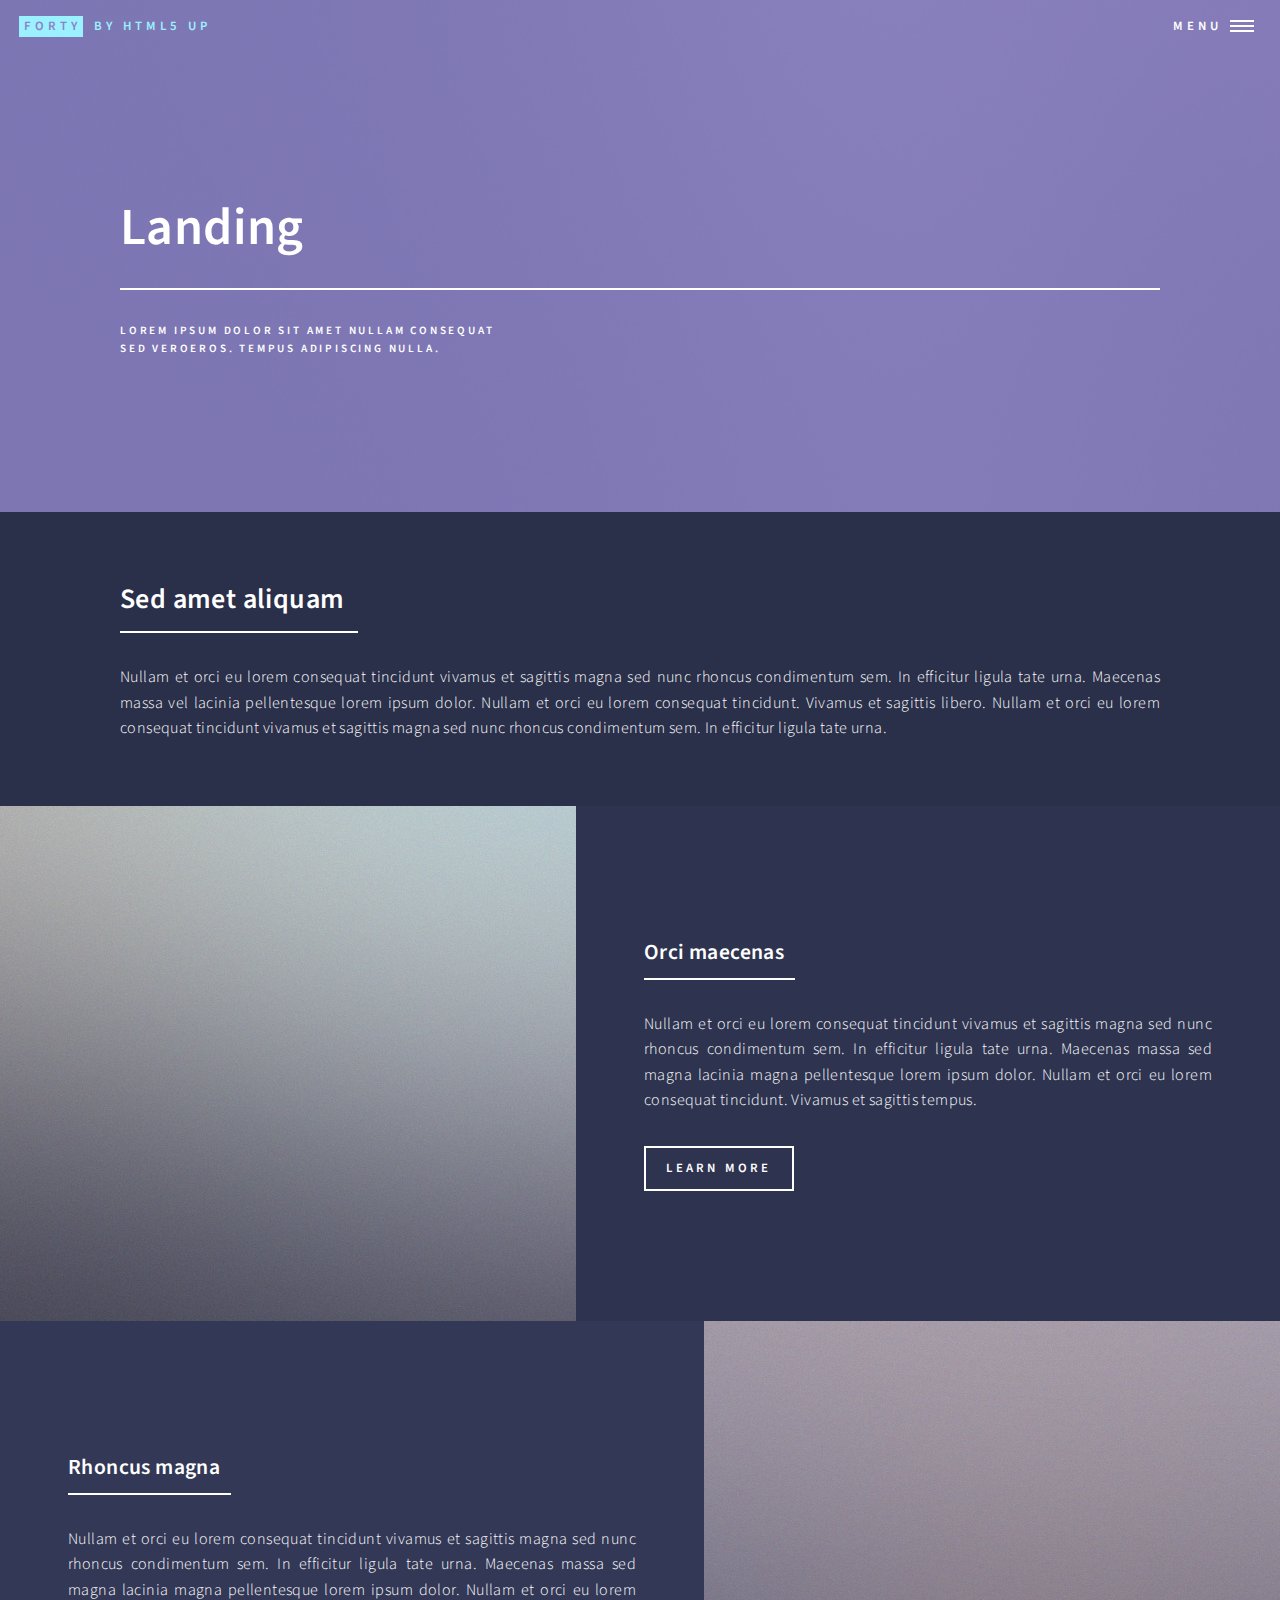
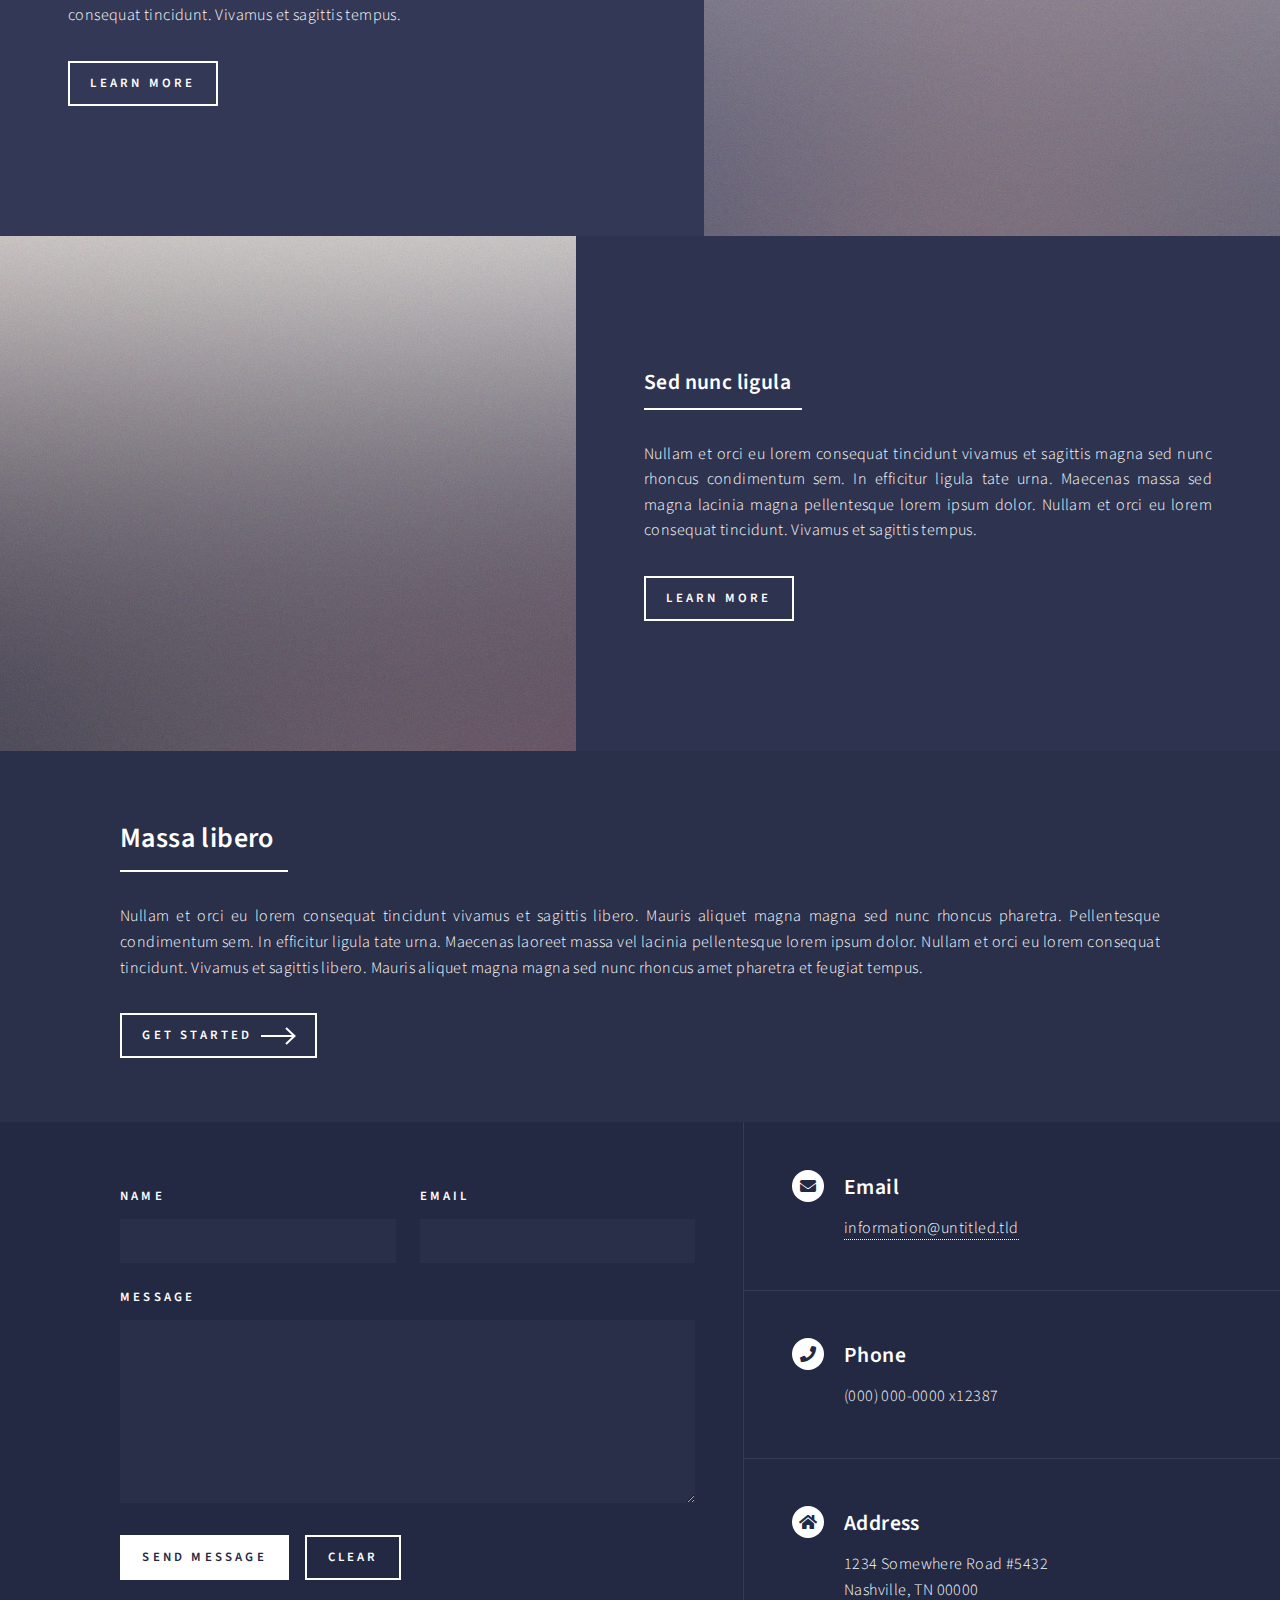
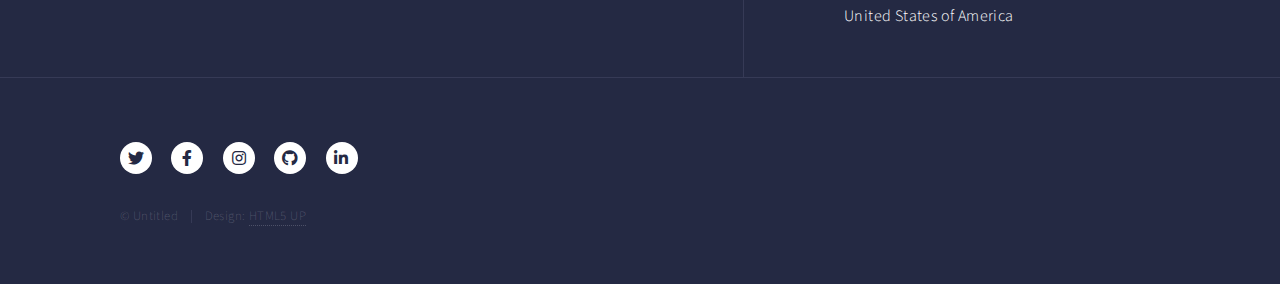
<file: landing.html>
<!DOCTYPE HTML>
<!--
	Forty by HTML5 UP
	html5up.net | @ajlkn
	Free for personal and commercial use under the CCA 3.0 license (html5up.net/license)
-->
<html>
	<head>
		<title>Landing - Forty by HTML5 UP</title>
		<meta charset="utf-8" />
		<meta name="viewport" content="width=device-width, initial-scale=1, user-scalable=no" />
		<link rel="stylesheet" href="assets/css/main.css" />
		<noscript><link rel="stylesheet" href="assets/css/noscript.css" /></noscript>
	</head>
	<body class="is-preload">

		<!-- Wrapper -->
			<div id="wrapper">

				<!-- Header -->
				<!-- Note: The "styleN" class below should match that of the banner element. -->
					<header id="header" class="alt style2">
						<a href="index.html" class="logo"><strong>Forty</strong> <span>by HTML5 UP</span></a>
						<nav>
							<a href="#menu">Menu</a>
						</nav>
					</header>

				<!-- Menu -->
					<nav id="menu">
						<ul class="links">
							<li><a href="index.html">Home</a></li>
							<li><a href="landing.html">Landing</a></li>
							<li><a href="generic.html">Generic</a></li>
							<li><a href="elements.html">Elements</a></li>
						</ul>
						<ul class="actions stacked">
							<li><a href="#" class="button primary fit">Get Started</a></li>
							<li><a href="#" class="button fit">Log In</a></li>
						</ul>
					</nav>

				<!-- Banner -->
				<!-- Note: The "styleN" class below should match that of the header element. -->
					<section id="banner" class="style2">
						<div class="inner">
							<span class="image">
								<img src="images/pic07.jpg" alt="" />
							</span>
							<header class="major">
								<h1>Landing</h1>
							</header>
							<div class="content">
								<p>Lorem ipsum dolor sit amet nullam consequat<br />
								sed veroeros. tempus adipiscing nulla.</p>
							</div>
						</div>
					</section>

				<!-- Main -->
					<div id="main">

						<!-- One -->
							<section id="one">
								<div class="inner">
									<header class="major">
										<h2>Sed amet aliquam</h2>
									</header>
									<p>Nullam et orci eu lorem consequat tincidunt vivamus et sagittis magna sed nunc rhoncus condimentum sem. In efficitur ligula tate urna. Maecenas massa vel lacinia pellentesque lorem ipsum dolor. Nullam et orci eu lorem consequat tincidunt. Vivamus et sagittis libero. Nullam et orci eu lorem consequat tincidunt vivamus et sagittis magna sed nunc rhoncus condimentum sem. In efficitur ligula tate urna.</p>
								</div>
							</section>

						<!-- Two -->
							<section id="two" class="spotlights">
								<section>
									<a href="generic.html" class="image">
										<img src="images/pic08.jpg" alt="" data-position="center center" />
									</a>
									<div class="content">
										<div class="inner">
											<header class="major">
												<h3>Orci maecenas</h3>
											</header>
											<p>Nullam et orci eu lorem consequat tincidunt vivamus et sagittis magna sed nunc rhoncus condimentum sem. In efficitur ligula tate urna. Maecenas massa sed magna lacinia magna pellentesque lorem ipsum dolor. Nullam et orci eu lorem consequat tincidunt. Vivamus et sagittis tempus.</p>
											<ul class="actions">
												<li><a href="generic.html" class="button">Learn more</a></li>
											</ul>
										</div>
									</div>
								</section>
								<section>
									<a href="generic.html" class="image">
										<img src="images/pic09.jpg" alt="" data-position="top center" />
									</a>
									<div class="content">
										<div class="inner">
											<header class="major">
												<h3>Rhoncus magna</h3>
											</header>
											<p>Nullam et orci eu lorem consequat tincidunt vivamus et sagittis magna sed nunc rhoncus condimentum sem. In efficitur ligula tate urna. Maecenas massa sed magna lacinia magna pellentesque lorem ipsum dolor. Nullam et orci eu lorem consequat tincidunt. Vivamus et sagittis tempus.</p>
											<ul class="actions">
												<li><a href="generic.html" class="button">Learn more</a></li>
											</ul>
										</div>
									</div>
								</section>
								<section>
									<a href="generic.html" class="image">
										<img src="images/pic10.jpg" alt="" data-position="25% 25%" />
									</a>
									<div class="content">
										<div class="inner">
											<header class="major">
												<h3>Sed nunc ligula</h3>
											</header>
											<p>Nullam et orci eu lorem consequat tincidunt vivamus et sagittis magna sed nunc rhoncus condimentum sem. In efficitur ligula tate urna. Maecenas massa sed magna lacinia magna pellentesque lorem ipsum dolor. Nullam et orci eu lorem consequat tincidunt. Vivamus et sagittis tempus.</p>
											<ul class="actions">
												<li><a href="generic.html" class="button">Learn more</a></li>
											</ul>
										</div>
									</div>
								</section>
							</section>

						<!-- Three -->
							<section id="three">
								<div class="inner">
									<header class="major">
										<h2>Massa libero</h2>
									</header>
									<p>Nullam et orci eu lorem consequat tincidunt vivamus et sagittis libero. Mauris aliquet magna magna sed nunc rhoncus pharetra. Pellentesque condimentum sem. In efficitur ligula tate urna. Maecenas laoreet massa vel lacinia pellentesque lorem ipsum dolor. Nullam et orci eu lorem consequat tincidunt. Vivamus et sagittis libero. Mauris aliquet magna magna sed nunc rhoncus amet pharetra et feugiat tempus.</p>
									<ul class="actions">
										<li><a href="generic.html" class="button next">Get Started</a></li>
									</ul>
								</div>
							</section>

					</div>

				<!-- Contact -->
					<section id="contact">
						<div class="inner">
							<section>
								<form method="post" action="#">
									<div class="fields">
										<div class="field half">
											<label for="name">Name</label>
											<input type="text" name="name" id="name" />
										</div>
										<div class="field half">
											<label for="email">Email</label>
											<input type="text" name="email" id="email" />
										</div>
										<div class="field">
											<label for="message">Message</label>
											<textarea name="message" id="message" rows="6"></textarea>
										</div>
									</div>
									<ul class="actions">
										<li><input type="submit" value="Send Message" class="primary" /></li>
										<li><input type="reset" value="Clear" /></li>
									</ul>
								</form>
							</section>
							<section class="split">
								<section>
									<div class="contact-method">
										<span class="icon solid alt fa-envelope"></span>
										<h3>Email</h3>
										<a href="#">information@untitled.tld</a>
									</div>
								</section>
								<section>
									<div class="contact-method">
										<span class="icon solid alt fa-phone"></span>
										<h3>Phone</h3>
										<span>(000) 000-0000 x12387</span>
									</div>
								</section>
								<section>
									<div class="contact-method">
										<span class="icon solid alt fa-home"></span>
										<h3>Address</h3>
										<span>1234 Somewhere Road #5432<br />
										Nashville, TN 00000<br />
										United States of America</span>
									</div>
								</section>
							</section>
						</div>
					</section>

				<!-- Footer -->
					<footer id="footer">
						<div class="inner">
							<ul class="icons">
								<li><a href="#" class="icon brands alt fa-twitter"><span class="label">Twitter</span></a></li>
								<li><a href="#" class="icon brands alt fa-facebook-f"><span class="label">Facebook</span></a></li>
								<li><a href="#" class="icon brands alt fa-instagram"><span class="label">Instagram</span></a></li>
								<li><a href="#" class="icon brands alt fa-github"><span class="label">GitHub</span></a></li>
								<li><a href="#" class="icon brands alt fa-linkedin-in"><span class="label">LinkedIn</span></a></li>
							</ul>
							<ul class="copyright">
								<li>&copy; Untitled</li><li>Design: <a href="https://html5up.net">HTML5 UP</a></li>
							</ul>
						</div>
					</footer>

			</div>

		<!-- Scripts -->
			<script src="assets/js/jquery.min.js"></script>
			<script src="assets/js/jquery.scrolly.min.js"></script>
			<script src="assets/js/jquery.scrollex.min.js"></script>
			<script src="assets/js/browser.min.js"></script>
			<script src="assets/js/breakpoints.min.js"></script>
			<script src="assets/js/util.js"></script>
			<script src="assets/js/main.js"></script>

	</body>
</html>
</file>
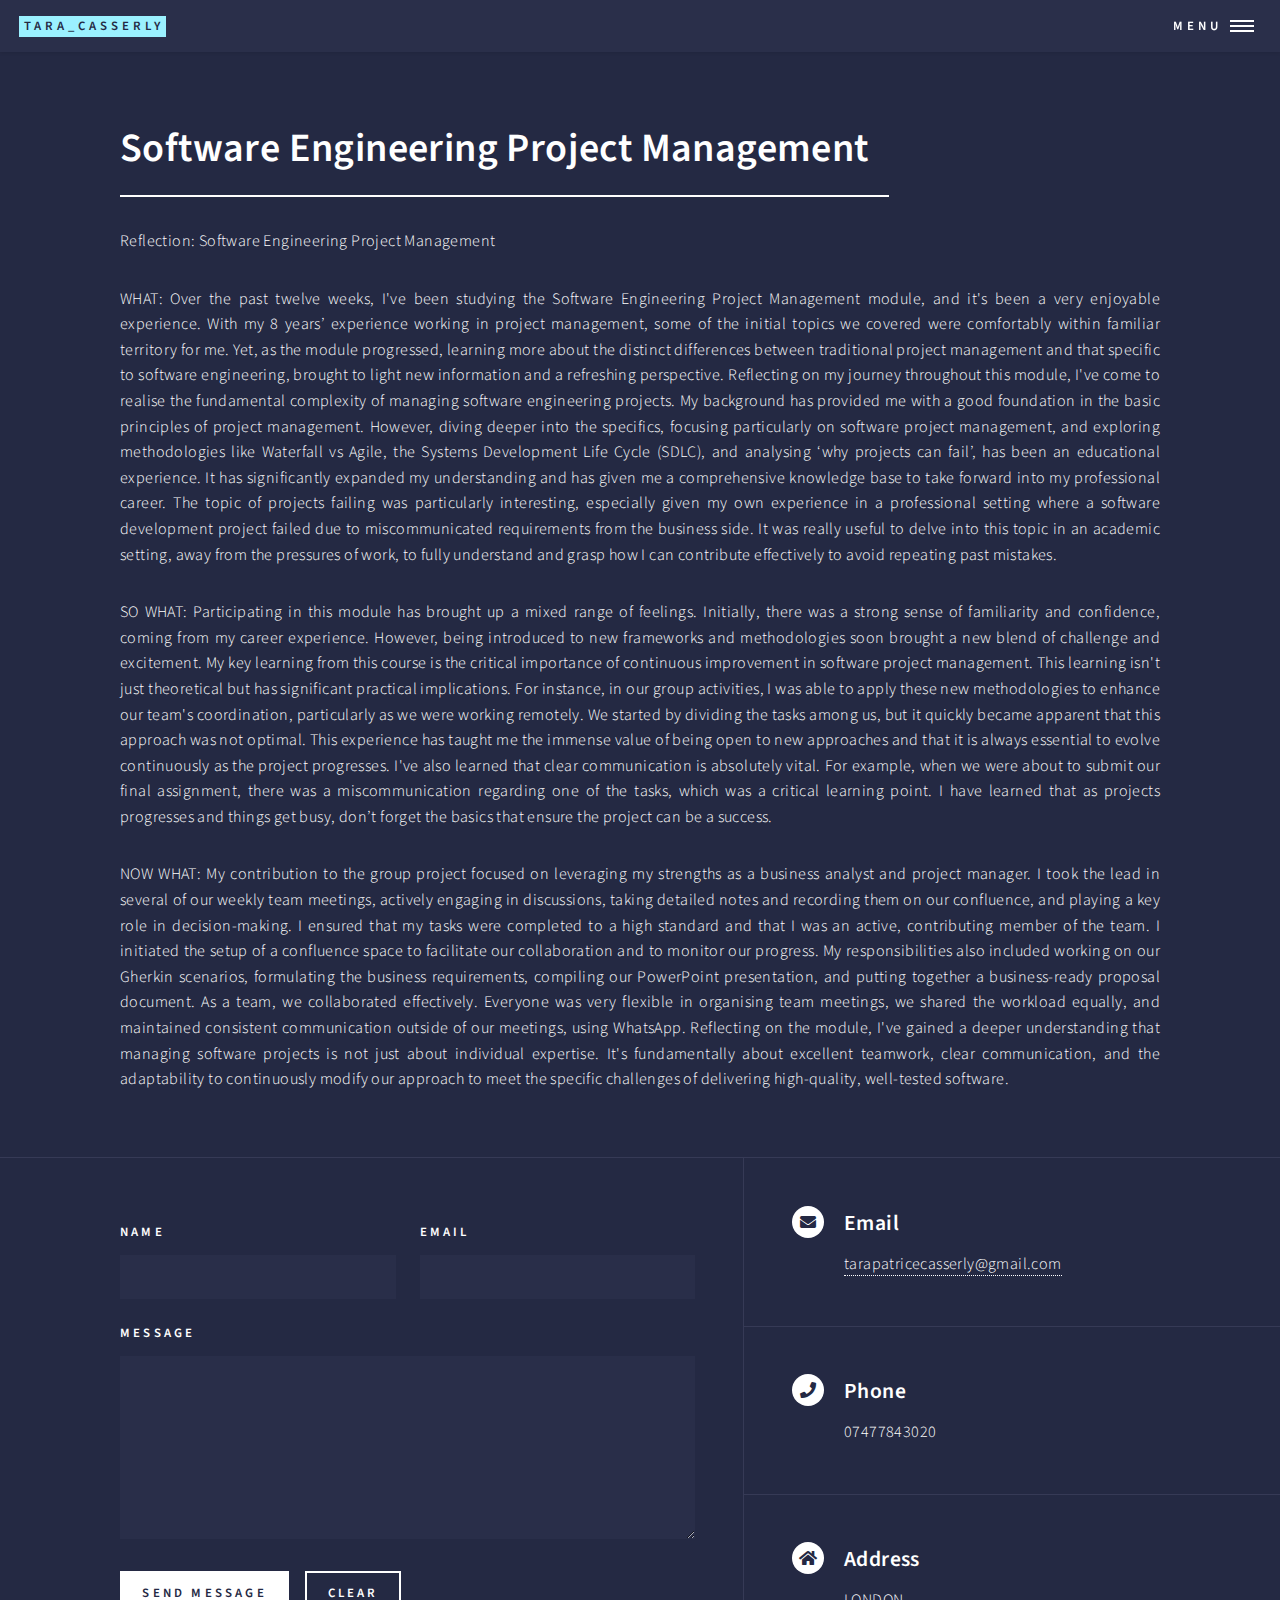
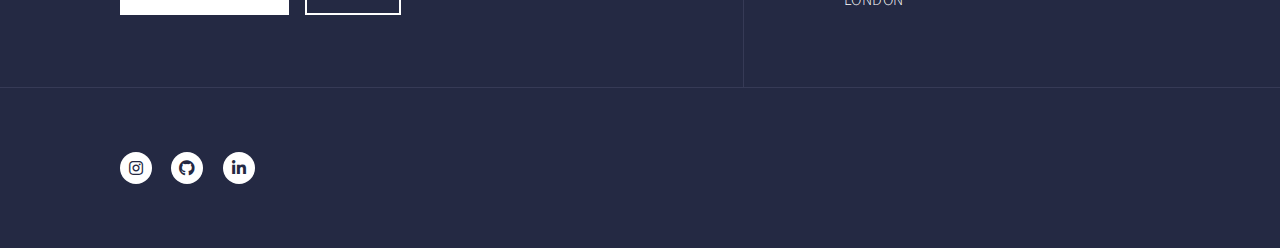
<file: module_five.html>
<!DOCTYPE HTML>
<!--
-->
<html>
	<head>
		<title>module_five</title>
		<meta charset="utf-8" />
		<meta name="viewport" content="width=device-width, initial-scale=1, user-scalable=no" />
		<link rel="stylesheet" href="assets/css/main.css" />
		<noscript><link rel="stylesheet" href="assets/css/noscript.css" /></noscript>
	</head>
	<body class="is-preload">

		<!-- Wrapper -->
			<div id="wrapper">

				<!-- Header -->
					<header id="header">
						<a href="index.html" class="logo"><strong>tara_casserly</strong> <span></span></a>
						<nav>
							<a href="#menu">Menu</a>
						</nav>
					</header>

				<!-- Menu -->
					<nav id="menu">
						<ul class="links">
							<li><a href="index.html">Home</a></li>
							<li><a href="aboutme.html">about me</a></li>
							<li><a href="eportfolio.html">ePortfolio</a></li>	
						</ul>
						<ul class="actions stacked">
							<li><a href="#" class="button primary fit">Get Started</a></li>
							<li><a href="#" class="button fit">Log In</a></li>
						</ul>
					</nav>

				<!-- Main -->
					<div id="main" class="alt">

						<!-- One -->
							<section id="one">
								<div class="inner">
									<header class="major">
										<h1>Software Engineering Project Management</h1>
									</header>
<p>									
	Reflection: Software Engineering Project Management 	</p>

WHAT:
Over the past twelve weeks, I've been studying the Software Engineering Project Management module, and it's been a very enjoyable experience. With my 8 years’ experience working in project management, some of the initial topics we covered were comfortably within familiar territory for me. Yet, as the module progressed, learning more about the distinct differences between traditional project management and that specific to software engineering, brought to light new information and a refreshing perspective. Reflecting on my journey throughout this module, I've come to realise the fundamental complexity of managing software engineering projects. My background has provided me with a good foundation in the basic principles of project management. However, diving deeper into the specifics, focusing particularly on software project management, and exploring methodologies like Waterfall vs Agile, the Systems Development Life Cycle (SDLC), and analysing ‘why projects can fail’, has been an educational experience. It has significantly expanded my understanding and has given me a comprehensive knowledge base to take forward into my professional career. The topic of projects failing was particularly interesting, especially given my own experience in a professional setting where a software development project failed due to miscommunicated requirements from the business side. It was really useful to delve into this topic in an academic setting, away from the pressures of work, to fully understand and grasp how I can contribute effectively to avoid repeating past mistakes.
	</p>

<p>
SO WHAT:
Participating in this module has brought up a mixed range of feelings. Initially, there was a strong sense of familiarity and confidence, coming from my career experience. However, being introduced to new frameworks and methodologies soon brought a new blend of challenge and excitement. My key learning from this course is the critical importance of continuous improvement in software project management. This learning isn't just theoretical but has significant practical implications. For instance, in our group activities, I was able to apply these new methodologies to enhance our team's coordination, particularly as we were working remotely. We started by dividing the tasks among us, but it quickly became apparent that this approach was not optimal. This experience has taught me the immense value of being open to new approaches and that it is always essential to evolve continuously as the project progresses. I've also learned that clear communication is absolutely vital. For example, when we were about to submit our final assignment, there was a miscommunication regarding one of the tasks, which was a critical learning point. I have learned that as projects progresses and things get busy, don’t forget the basics that ensure the project can be a success. 
</p>

<p>
NOW WHAT:
My contribution to the group project focused on leveraging my strengths as a business analyst and project manager. I took the lead in several of our weekly team meetings, actively engaging in discussions, taking detailed notes and recording them on our confluence, and playing a key role in decision-making. I ensured that my tasks were completed to a high standard and that I was an active, contributing member of the team. I initiated the setup of a confluence space to facilitate our collaboration and to monitor our progress. My responsibilities also included working on our Gherkin scenarios, formulating the business requirements, compiling our PowerPoint presentation, and putting together a business-ready proposal document. As a team, we collaborated effectively. Everyone was very flexible in organising team meetings, we shared the workload equally, and maintained consistent communication outside of our meetings, using WhatsApp. 
Reflecting on the module, I've gained a deeper understanding that managing software projects is not just about individual expertise. It's fundamentally about excellent teamwork, clear communication, and the adaptability to continuously modify our approach to meet the specific challenges of delivering high-quality, well-tested software.
</p>
								</div>
							</section>

					</div>

				<!-- Contact -->
					<section id="contact">
						<div class="inner">
							<section>
								<form method="post" action="#">
									<div class="fields">
										<div class="field half">
											<label for="name">Name</label>
											<input type="text" name="name" id="name" />
										</div>
										<div class="field half">
											<label for="email">Email</label>
											<input type="text" name="email" id="email" />
										</div>
										<div class="field">
											<label for="message">Message</label>
											<textarea name="message" id="message" rows="6"></textarea>
										</div>
									</div>
									<ul class="actions">
										<li><input type="submit" value="Send Message" class="primary" /></li>
										<li><input type="reset" value="Clear" /></li>
									</ul>
								</form>
							</section>
							<section class="split">
								<section>
									<div class="contact-method">
										<span class="icon solid alt fa-envelope"></span>
										<h3>Email</h3>
										<a href="#">tarapatricecasserly@gmail.com</a>
									</div>
								</section>
								<section>
									<div class="contact-method">
										<span class="icon solid alt fa-phone"></span>
										<h3>Phone</h3>
										<span>07477843020</span>
									</div>
								</section>
								<section>
									<div class="contact-method">
									<span class="icon solid alt fa-home"></span>
										<h3>Address</h3>
										<span>LONDON<br />
										<br />
										</span>
									</div>
								</section>
							</section>
						</div>
					</section>

				<!-- Footer -->
					<footer id="footer">
						<div class="inner">
							<ul class="icons">
								<li><a href="https://www.instagram.com/taracasserly" class="icon brands alt fa-instagram"><span class="label">Instagram</span></a></li>
								<li><a href="https://github.com/taracasserly?tab=repositories" class="icon brands alt fa-github"><span class="label">GitHub</span></a></li>
								<li><a href="https://www.linkedin.com/in/tarapcasserly/" class="icon brands alt fa-linkedin-in"><span class="label">LinkedIn</span></a></li>
							</ul>
							
							</ul>
						</div>
					</footer>

			</div>

		<!-- Scripts -->
			<script src="assets/js/jquery.min.js"></script>
			<script src="assets/js/jquery.scrolly.min.js"></script>
			<script src="assets/js/jquery.scrollex.min.js"></script>
			<script src="assets/js/browser.min.js"></script>
			<script src="assets/js/breakpoints.min.js"></script>
			<script src="assets/js/util.js"></script>
			<script src="assets/js/main.js"></script>

	</body>
</html>
</file>
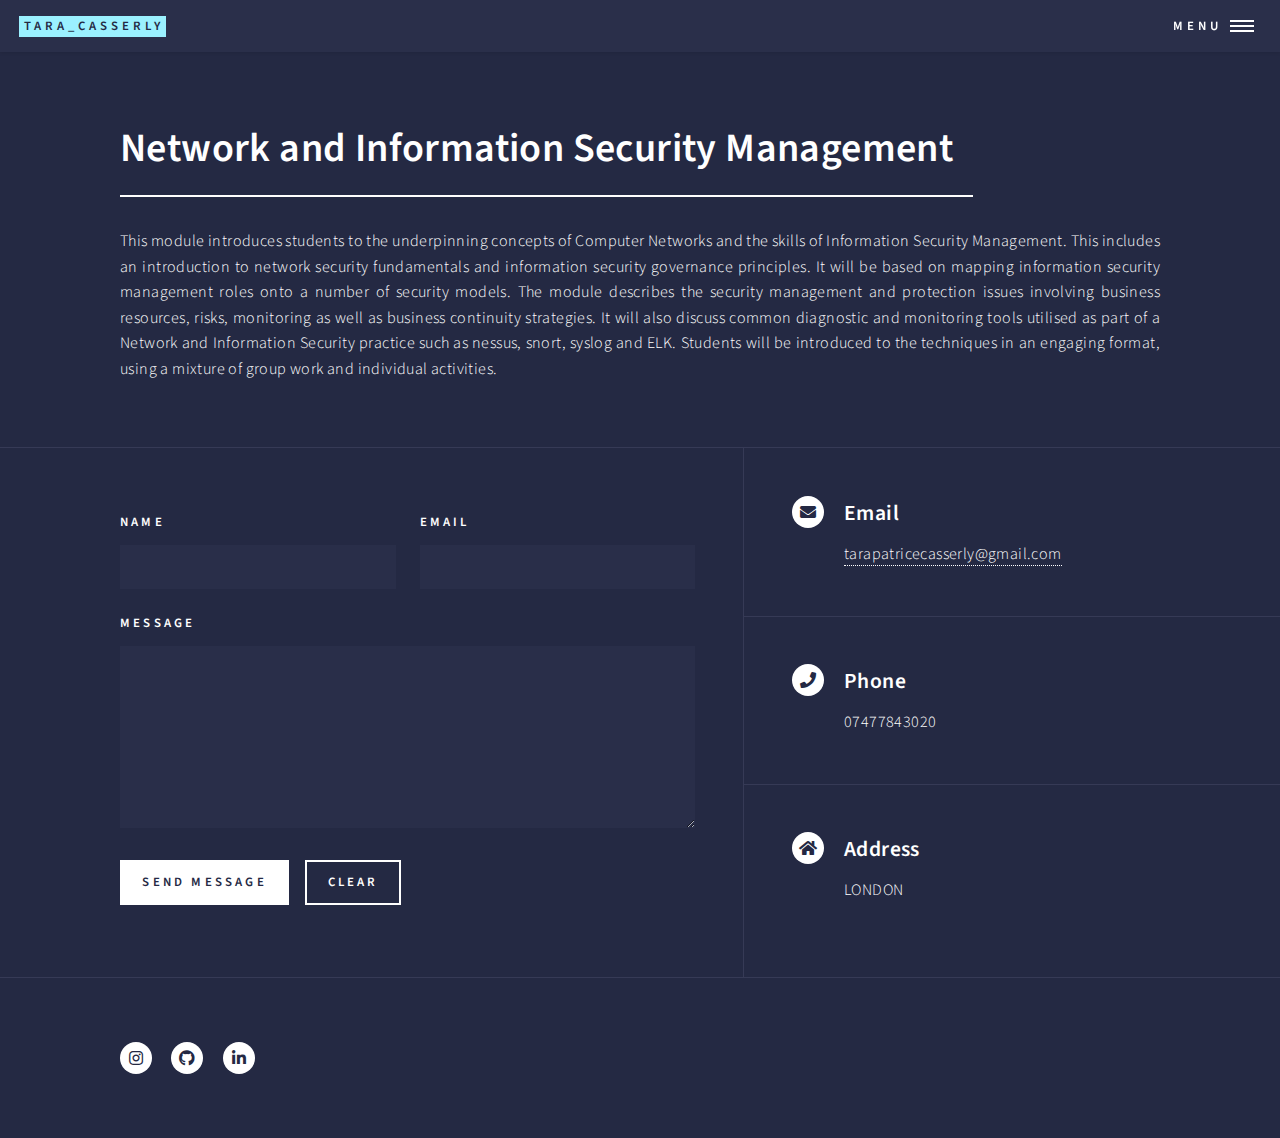
<file: module_four.html>
<!DOCTYPE HTML>
<!--
-->
<html>
	<head>
		<title>module_four</title>
		<meta charset="utf-8" />
		<meta name="viewport" content="width=device-width, initial-scale=1, user-scalable=no" />
		<link rel="stylesheet" href="assets/css/main.css" />
		<noscript><link rel="stylesheet" href="assets/css/noscript.css" /></noscript>
	</head>
	<body class="is-preload">

		<!-- Wrapper -->
			<div id="wrapper">

				<!-- Header -->
					<header id="header">
						<a href="index.html" class="logo"><strong>tara_casserly</strong> <span></span></a>
						<nav>
							<a href="#menu">Menu</a>
						</nav>
					</header>

				<!-- Menu -->
					<nav id="menu">
						<ul class="links">
							<li><a href="index.html">Home</a></li>
							<li><a href="aboutme.html">about me</a></li>
							<li><a href="eportfolio.html">ePortfolio</a></li>	
						</ul>
						<ul class="actions stacked">
							<li><a href="#" class="button primary fit">Get Started</a></li>
							<li><a href="#" class="button fit">Log In</a></li>
						</ul>
					</nav>

				<!-- Main -->
					<div id="main" class="alt">

						<!-- One -->
							<section id="one">
								<div class="inner">
									<header class="major">
										<h1>Network and Information Security Management</h1>
									</header>
									<p>This module introduces students to the underpinning
concepts of Computer Networks and the skills of
Information Security Management. This includes an
introduction to network security fundamentals and
information security governance principles. It will be
based on mapping information security management
roles onto a number of security models. The
module describes the security management and
protection issues involving business resources,
risks, monitoring as well as business continuity
strategies. It will also discuss common diagnostic
and monitoring tools utilised as part of a Network
and Information Security practice such as nessus,
snort, syslog and ELK. Students will be introduced
to the techniques in an engaging format, using a
mixture of group work and individual activities.</p>
								</div>
							</section>

					</div>

				<!-- Contact -->
					<section id="contact">
						<div class="inner">
							<section>
								<form method="post" action="#">
									<div class="fields">
										<div class="field half">
											<label for="name">Name</label>
											<input type="text" name="name" id="name" />
										</div>
										<div class="field half">
											<label for="email">Email</label>
											<input type="text" name="email" id="email" />
										</div>
										<div class="field">
											<label for="message">Message</label>
											<textarea name="message" id="message" rows="6"></textarea>
										</div>
									</div>
									<ul class="actions">
										<li><input type="submit" value="Send Message" class="primary" /></li>
										<li><input type="reset" value="Clear" /></li>
									</ul>
								</form>
							</section>
							<section class="split">
								<section>
									<div class="contact-method">
										<span class="icon solid alt fa-envelope"></span>
										<h3>Email</h3>
										<a href="#">tarapatricecasserly@gmail.com</a>
									</div>
								</section>
								<section>
									<div class="contact-method">
										<span class="icon solid alt fa-phone"></span>
										<h3>Phone</h3>
										<span>07477843020</span>
									</div>
								</section>
								<section>
									<div class="contact-method">
										<span class="icon solid alt fa-home"></span>
										<h3>Address</h3>
										<span>LONDON<br />
										<br />
										</span>
									</div>
								</section>
							</section>
						</div>
					</section>

				<!-- Footer -->
					<footer id="footer">
						<div class="inner">
							<ul class="icons">
								<li><a href="https://www.instagram.com/taracasserly" class="icon brands alt fa-instagram"><span class="label">Instagram</span></a></li>
								<li><a href="https://github.com/taracasserly?tab=repositories" class="icon brands alt fa-github"><span class="label">GitHub</span></a></li>
								<li><a href="https://www.linkedin.com/in/tarapcasserly/" class="icon brands alt fa-linkedin-in"><span class="label">LinkedIn</span></a></li>
							</ul>
							
							</ul>
						</div>
					</footer>

			</div>

		<!-- Scripts -->
			<script src="assets/js/jquery.min.js"></script>
			<script src="assets/js/jquery.scrolly.min.js"></script>
			<script src="assets/js/jquery.scrollex.min.js"></script>
			<script src="assets/js/browser.min.js"></script>
			<script src="assets/js/breakpoints.min.js"></script>
			<script src="assets/js/util.js"></script>
			<script src="assets/js/main.js"></script>

	</body>
</html>
</file>
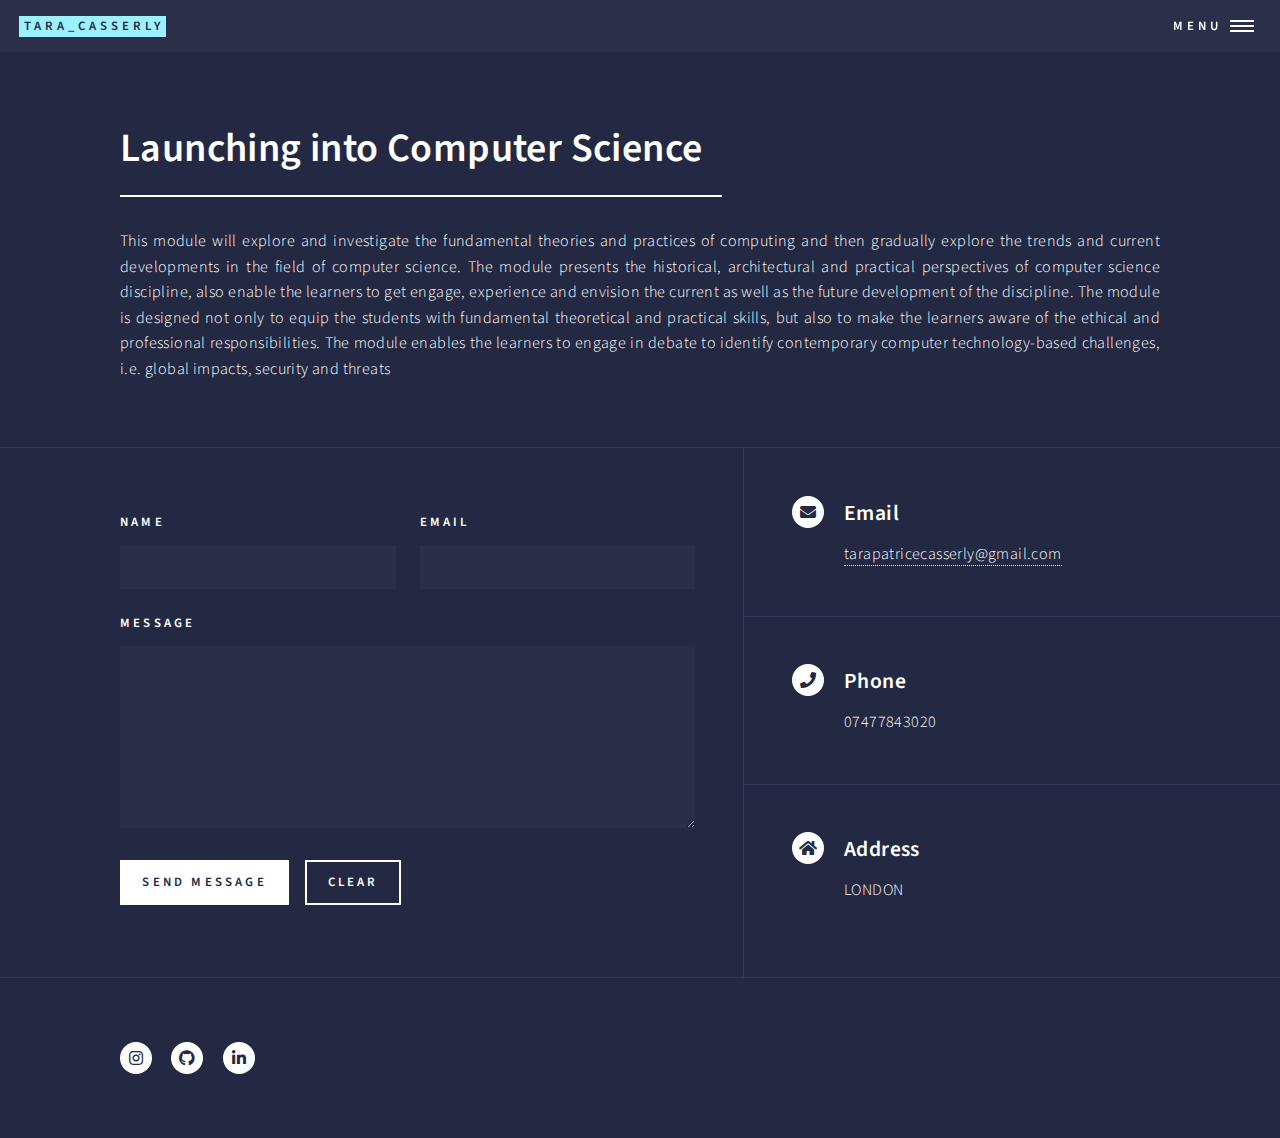
<file: module_one.html>
<!DOCTYPE HTML>
<!--
-->
<html>
	<head>
		<title>module_one</title>
		<meta charset="utf-8" />
		<meta name="viewport" content="width=device-width, initial-scale=1, user-scalable=no" />
		<link rel="stylesheet" href="assets/css/main.css" />
		<noscript><link rel="stylesheet" href="assets/css/noscript.css" /></noscript>
	</head>
	<body class="is-preload">

		<!-- Wrapper -->
			<div id="wrapper">

				<!-- Header -->
					<header id="header">
						<a href="index.html" class="logo"><strong>tara_casserly</strong> <span></span></a>
						<nav>
							<a href="#menu">Menu</a>
						</nav>
					</header>

				<!-- Menu -->
					<nav id="menu">
						<ul class="links">
							<li><a href="index.html">Home</a></li>
							<li><a href="aboutme.html">about me</a></li>
							<li><a href="eportfolio.html">ePortfolio</a></li>	
						</ul>
						<ul class="actions stacked">
							<li><a href="#" class="button primary fit">Get Started</a></li>
							<li><a href="#" class="button fit">Log In</a></li>
						</ul>
					</nav>

				<!-- Main -->
					<div id="main" class="alt">

						<!-- One -->
							<section id="one">
								<div class="inner">
									<header class="major">
										<h1>Launching into Computer Science</h1>
									</header>
									<p>This module will explore and investigate the fundamental theories and practices of computing and then gradually explore the trends and current developments in the field of computer science. The module presents the historical, architectural
and practical perspectives of computer science
discipline, also enable the learners to get engage,
experience and envision the current as well as the
future development of the discipline. The module
is designed not only to equip the students with
fundamental theoretical and practical skills, but
also to make the learners aware of the ethical
and professional responsibilities. The module
enables the learners to engage in debate to
identify contemporary computer technology-based
challenges, i.e. global impacts, security and threats</p>
								</div>
							</section>

					</div>

				<!-- Contact -->
					<section id="contact">
						<div class="inner">
							<section>
								<form method="post" action="#">
									<div class="fields">
										<div class="field half">
											<label for="name">Name</label>
											<input type="text" name="name" id="name" />
										</div>
										<div class="field half">
											<label for="email">Email</label>
											<input type="text" name="email" id="email" />
										</div>
										<div class="field">
											<label for="message">Message</label>
											<textarea name="message" id="message" rows="6"></textarea>
										</div>
									</div>
									<ul class="actions">
										<li><input type="submit" value="Send Message" class="primary" /></li>
										<li><input type="reset" value="Clear" /></li>
									</ul>
								</form>
							</section>
							<section class="split">
								<section>
									<div class="contact-method">
										<span class="icon solid alt fa-envelope"></span>
										<h3>Email</h3>
										<a href="#">tarapatricecasserly@gmail.com</a>
									</div>
								</section>
								<section>
									<div class="contact-method">
										<span class="icon solid alt fa-phone"></span>
										<h3>Phone</h3>
										<span>07477843020</span>
									</div>
								</section>
								<section>
									<div class="contact-method">
										<span class="icon solid alt fa-home"></span>
										<h3>Address</h3>
										<span>LONDON<br />
										<br />
										</span>
									</div>
								</section>
							</section>
						</div>
					</section>

				<!-- Footer -->
					<footer id="footer">
						<div class="inner">
							<ul class="icons">
								<li><a href="https://www.instagram.com/taracasserly" class="icon brands alt fa-instagram"><span class="label">Instagram</span></a></li>
								<li><a href="https://github.com/taracasserly?tab=repositories" class="icon brands alt fa-github"><span class="label">GitHub</span></a></li>
								<li><a href="https://www.linkedin.com/in/tarapcasserly/" class="icon brands alt fa-linkedin-in"><span class="label">LinkedIn</span></a></li>
							</ul>
							
							</ul>
						</div>
					</footer>

			</div>

		<!-- Scripts -->
			<script src="assets/js/jquery.min.js"></script>
			<script src="assets/js/jquery.scrolly.min.js"></script>
			<script src="assets/js/jquery.scrollex.min.js"></script>
			<script src="assets/js/browser.min.js"></script>
			<script src="assets/js/breakpoints.min.js"></script>
			<script src="assets/js/util.js"></script>
			<script src="assets/js/main.js"></script>

	</body>
</html>
</file>
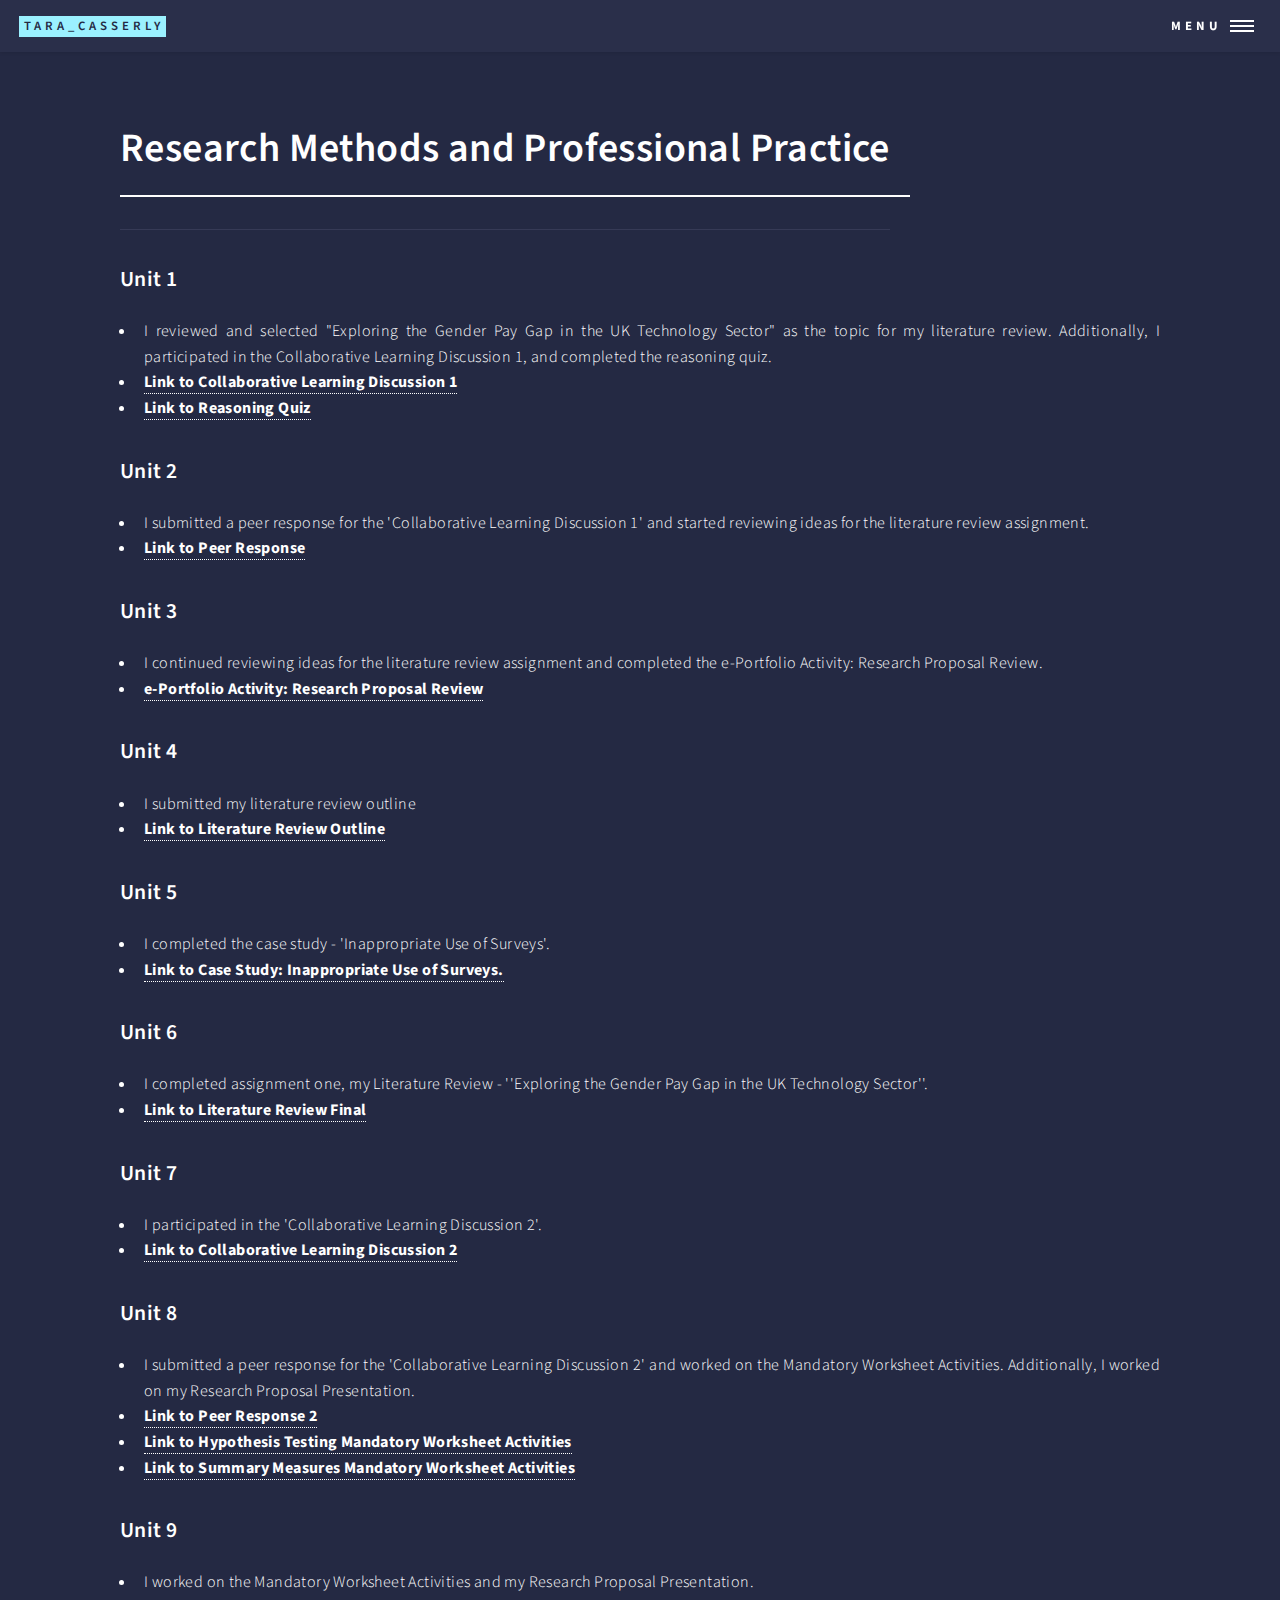
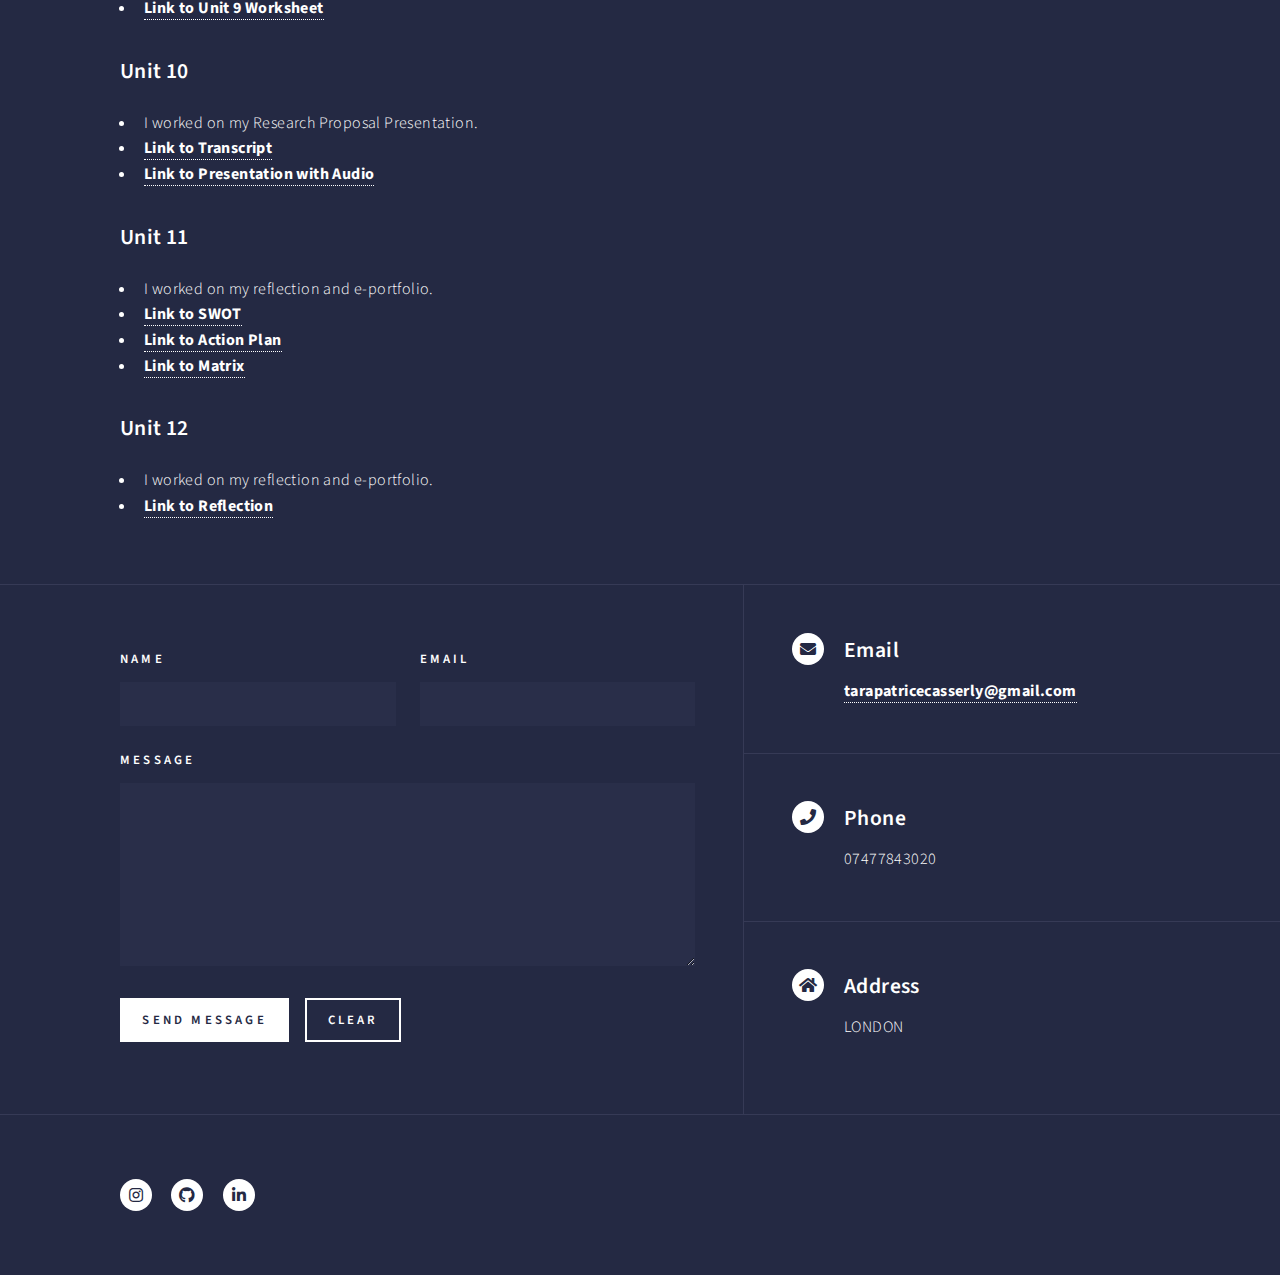
<file: module_six.html>
<!DOCTYPE HTML>
<html>
<head>
    <title>module_six</title>
    <meta charset="utf-8" />
    <meta name="viewport" content="width=device-width, initial-scale=1, user-scalable=no" />
    <link rel="stylesheet" href="assets/css/main.css" />
    <noscript><link rel="stylesheet" href="assets/css/noscript.css" /></noscript>
    <style>
        a {
            font-weight: bold;
        }
    </style>
</head>
<body class="is-preload">

    <!-- Wrapper -->
    <div id="wrapper">

        <!-- Header -->
        <header id="header">
            <a href="index.html" class="logo"><strong>tara_casserly</strong> <span></span></a>
            <nav>
                <a href="#menu">Menu</a>
            </nav>
        </header>

        <!-- Menu -->
        <nav id="menu">
            <ul class="links">
                <li><a href="index.html">Home</a></li>
                <li><a href="aboutme.html">About Me</a></li>
                <li><a href="eportfolio.html">ePortfolio</a></li>
            </ul>
            <ul class="actions stacked">
                <li><a href="#" class="button primary fit">Get Started</a></li>
                <li><a href="#" class="button fit">Log In</a></li>
            </ul>
        </nav>

        <!-- Main -->
        <div id="main" class="alt">

            <!-- One -->
            <section id="one">
                <div class="inner">
                    <header class="major">
                        <h1>Research Methods and Professional Practice</h1>
                        <hr>
                    </header>

                    <h3>Unit 1</h3>
                    <ul>
                        <li>I reviewed and selected "Exploring the Gender Pay Gap in the UK Technology Sector" as the topic for my literature review. Additionally, I participated in the Collaborative Learning Discussion 1, and completed the reasoning quiz.</li>
                        <li><a href="images/TL-Collaborative Learning Discussion 1-220424-223707.pdf" target="_blank">Link to Collaborative Learning Discussion 1</a></li>
                        <li><a href="images/Capture res quiz.PNG" target="_blank">Link to Reasoning Quiz</a></li>
                    </ul>

                    <h3>Unit 2</h3>
                    <ul>
                        <li>I submitted a peer response for the 'Collaborative Learning Discussion 1' and started reviewing ideas for the literature review assignment.</li>
                        <li><a href="images/Capture response.PNG" target="_blank">Link to Peer Response</a></li>
                    </ul>

                    <h3>Unit 3</h3>
                    <ul>
                        <li>I continued reviewing ideas for the literature review assignment and completed the e-Portfolio Activity: Research Proposal Review.</li>
                        <li><a href="images/Research Proposal Review Unit Three.pdf" target="_blank">e-Portfolio Activity: Research Proposal Review</a></li>
                    </ul>

                    <h3>Unit 4</h3>
                    <ul>
                        <li>I submitted my literature review outline</li>
                        <li><a href="images/Literature Review Outline.docx" target="_blank">Link to Literature Review Outline</a></li>
                    </ul>

                    <h3>Unit 5</h3>
                    <ul>
                        <li>I completed the case study - 'Inappropriate Use of Surveys'.</li>
                        <li><a href="images/Case Study.pdf" target="_blank"> Link to Case Study: Inappropriate Use of Surveys.</a></li>
                    </ul>

                    <h3>Unit 6</h3>
                    <ul>
                        <li>I completed assignment one, my Literature Review - ''Exploring the Gender Pay Gap in the UK Technology Sector''.</li>
                        <li><a href="images/Literature Review Final.docx" target="_blank">Link to Literature Review Final</a></li>
                    </ul>

                    <h3>Unit 7</h3>
                    <ul>
                        <li>I participated in the 'Collaborative Learning Discussion 2'.</li>
                        <li><a href="images/TL-Collaborative Learning Discussion 2-220424-223725.pdf" target="_blank">Link to Collaborative Learning Discussion 2</a></li>
                    </ul>

                    <h3>Unit 8</h3>
                    <ul>
                        <li>I submitted a peer response for the 'Collaborative Learning Discussion 2' and worked on the Mandatory Worksheet Activities. Additionally, I worked on my Research Proposal Presentation.</li>
                        <li><a href="images/Collab two peer response.PNG" target="_blank">Link to Peer Response 2</a></li>
                        <li><a href="images/TL-Hypothesis Testing Mandatory Worksheet Activities-220424-223825.pdf" target="_blank">Link to Hypothesis Testing Mandatory Worksheet Activities</a></li>
                        <li><a href="images/TL-Summary Measures Mandatory Worksheet Activities-220424-223758.pdf" target="_blank">Link to Summary Measures Mandatory Worksheet Activities</a></li>

                    </ul>

                    <h3>Unit 9</h3>
                    <ul>
                        <li>I worked on the Mandatory Worksheet Activities and my Research Proposal Presentation.</li>
                             <li><a href="images/Unit9 Worksheet Tara.docx" target="_blank">Link to Unit 9 Worksheet</a></li>
                  
                    </ul>

                    <h3>Unit 10</h3>
                    <ul>
                        <li>I worked on my Research Proposal Presentation.</li>
                        <li><a href="images/Transcript Final.docx" target="_blank">Link to Transcript</a></li>
                        <li><a href="images/Presentation with Audio Final.pptx" target="_blank">Link to Presentation with Audio</a></li>
                    </ul>

                    <h3>Unit 11</h3>
                    <ul>
                        <li>I worked on my reflection and e-portfolio.</li>
                        <li><a href="images/SWOT Analysis template 0508.pdf" target="_blank">Link to SWOT</a></li>
                        <li><a href="images/Action Plan Template 05 08.pdf" target="_blank">Link to Action Plan</a></li>
                        <li><a href="images/Professional Skills Matrix 0508.xlsx" target="_blank">Link to Matrix</a></li>
                    </ul>

                    <h3>Unit 12</h3>
                    <ul>
                        <li>I worked on my reflection and e-portfolio.</li>
                        <li><a href="images/Reflection Research Methods and Professional Practice updated 18 44.pdf" target="_blank">Link to Reflection</a></li>
                    </ul>
                </div>
            </section>
        </div>

        <!-- Contact -->
        <section id="contact">
            <div class="inner">
                <section>
                    <form method="post" action="#">
                        <div class="fields">
                            <div class="field half">
                                <label for="name">Name</label>
                                <input type="text" name="name" id="name" />
                            </div>
                            <div class="field half">
                                <label for="email">Email</label>
                                <input type="text" name="email" id="email" />
                            </div>
                            <div class="field">
                                <label for="message">Message</label>
                                <textarea name="message" id="message" rows="6"></textarea>
                            </div>
                        </div>
                        <ul class="actions">
                            <li><input type="submit" value="Send Message" class="primary" /></li>
                            <li><input type="reset" value="Clear" /></li>
                        </ul>
                    </form>
                </section>
                <section class="split">
                    <section>
                        <div class="contact-method">
                            <span class="icon solid alt fa-envelope"></span>
                            <h3>Email</h3>
                            <a href="#">tarapatricecasserly@gmail.com</a>
                        </div>
                    </section>
                    <section>
                        <div class="contact-method">
                            <span class="icon solid alt fa-phone"></span>
                            <h3>Phone</h3>
                            <span>07477843020</span>
                        </div>
                    </section>
                    <section>
                        <div class="contact-method">
                            <span class="icon solid alt fa-home"></span>
                            <h3>Address</h3>
                            <span>LONDON<br /><br /></span>
                        </div>
                    </section>
                </section>
            </div>
        </section>

        <!-- Footer -->
        <footer id="footer">
            <div class="inner">
                <ul class="icons">
                    <li><a href="https://www.instagram.com/taracasserly" class="icon brands alt fa-instagram"><span class="label">Instagram</span></a></li>
                    <li><a href="https://github.com/taracasserly?tab=repositories" class="icon brands alt fa-github"><span class="label">GitHub</span></a></li>
                    <li><a href="https://www.linkedin.com/in/tarapcasserly/" class="icon brands alt fa-linkedin-in"><span class="label">LinkedIn</span></a></li>
                </ul>
            </div>
        </footer>

    </div>

    <!-- Scripts -->
    <script src="assets/js/jquery.min.js"></script>
    <script src="assets/js/jquery.scrolly.min.js"></script>
    <script src="assets/js/jquery.scrollex.min.js"></script>
    <script src="assets/js/browser.min.js"></script>
    <script src="assets/js/breakpoints.min.js"></script>
    <script src="assets/js/util.js"></script>
    <script src="assets/js/main.js"></script>

</body>
</html>
</file>
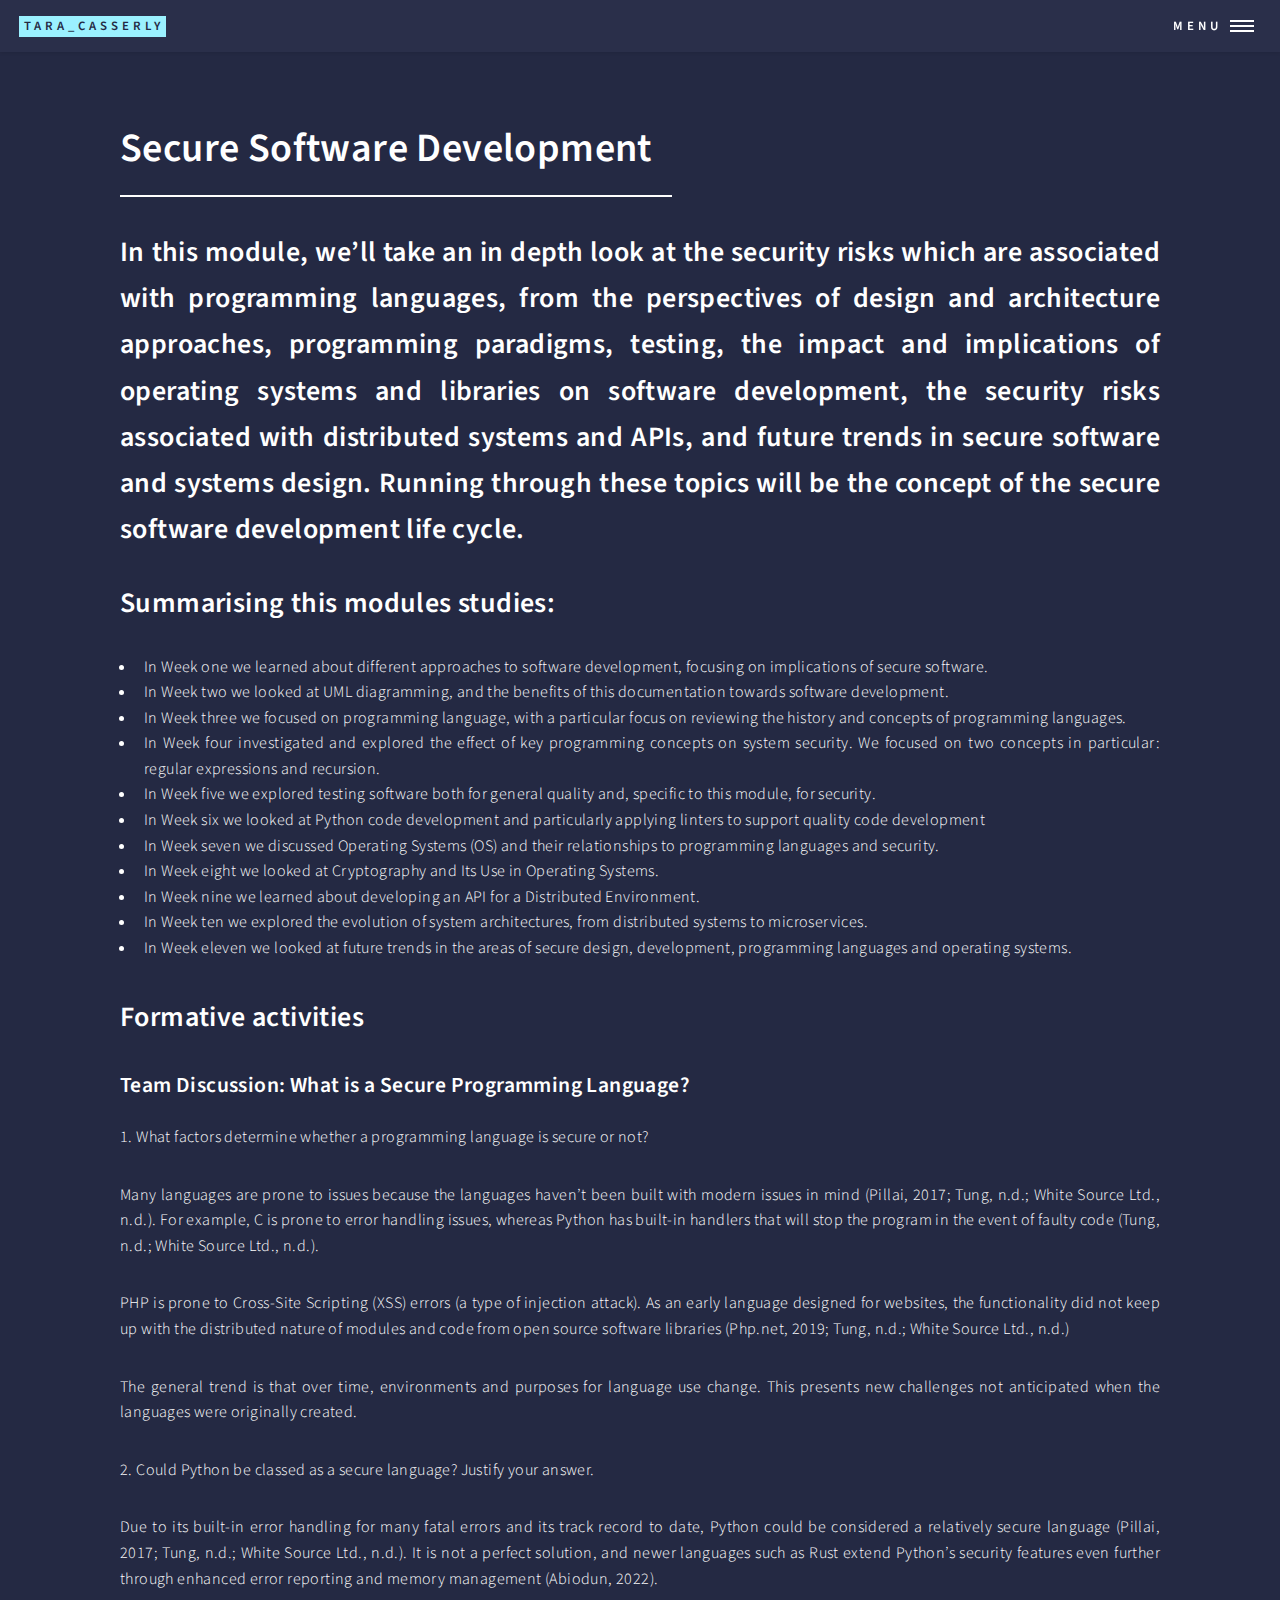
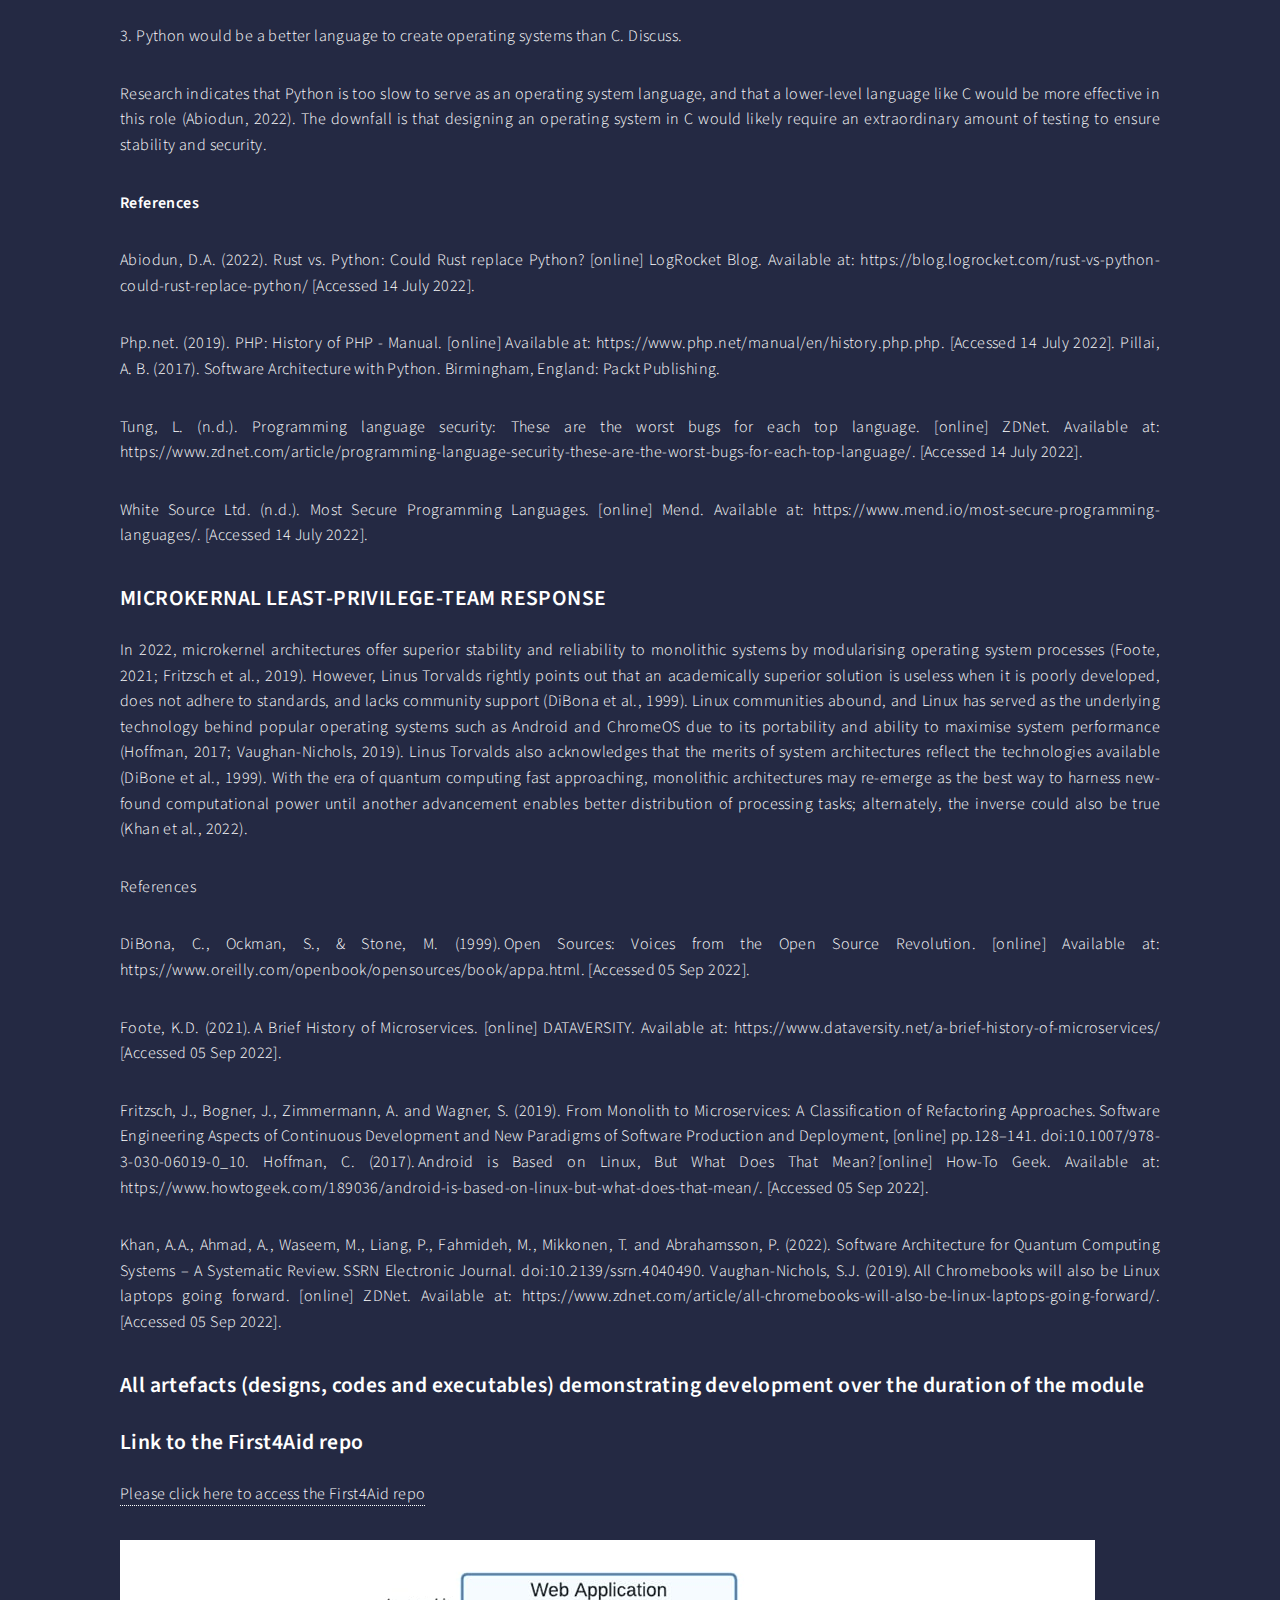
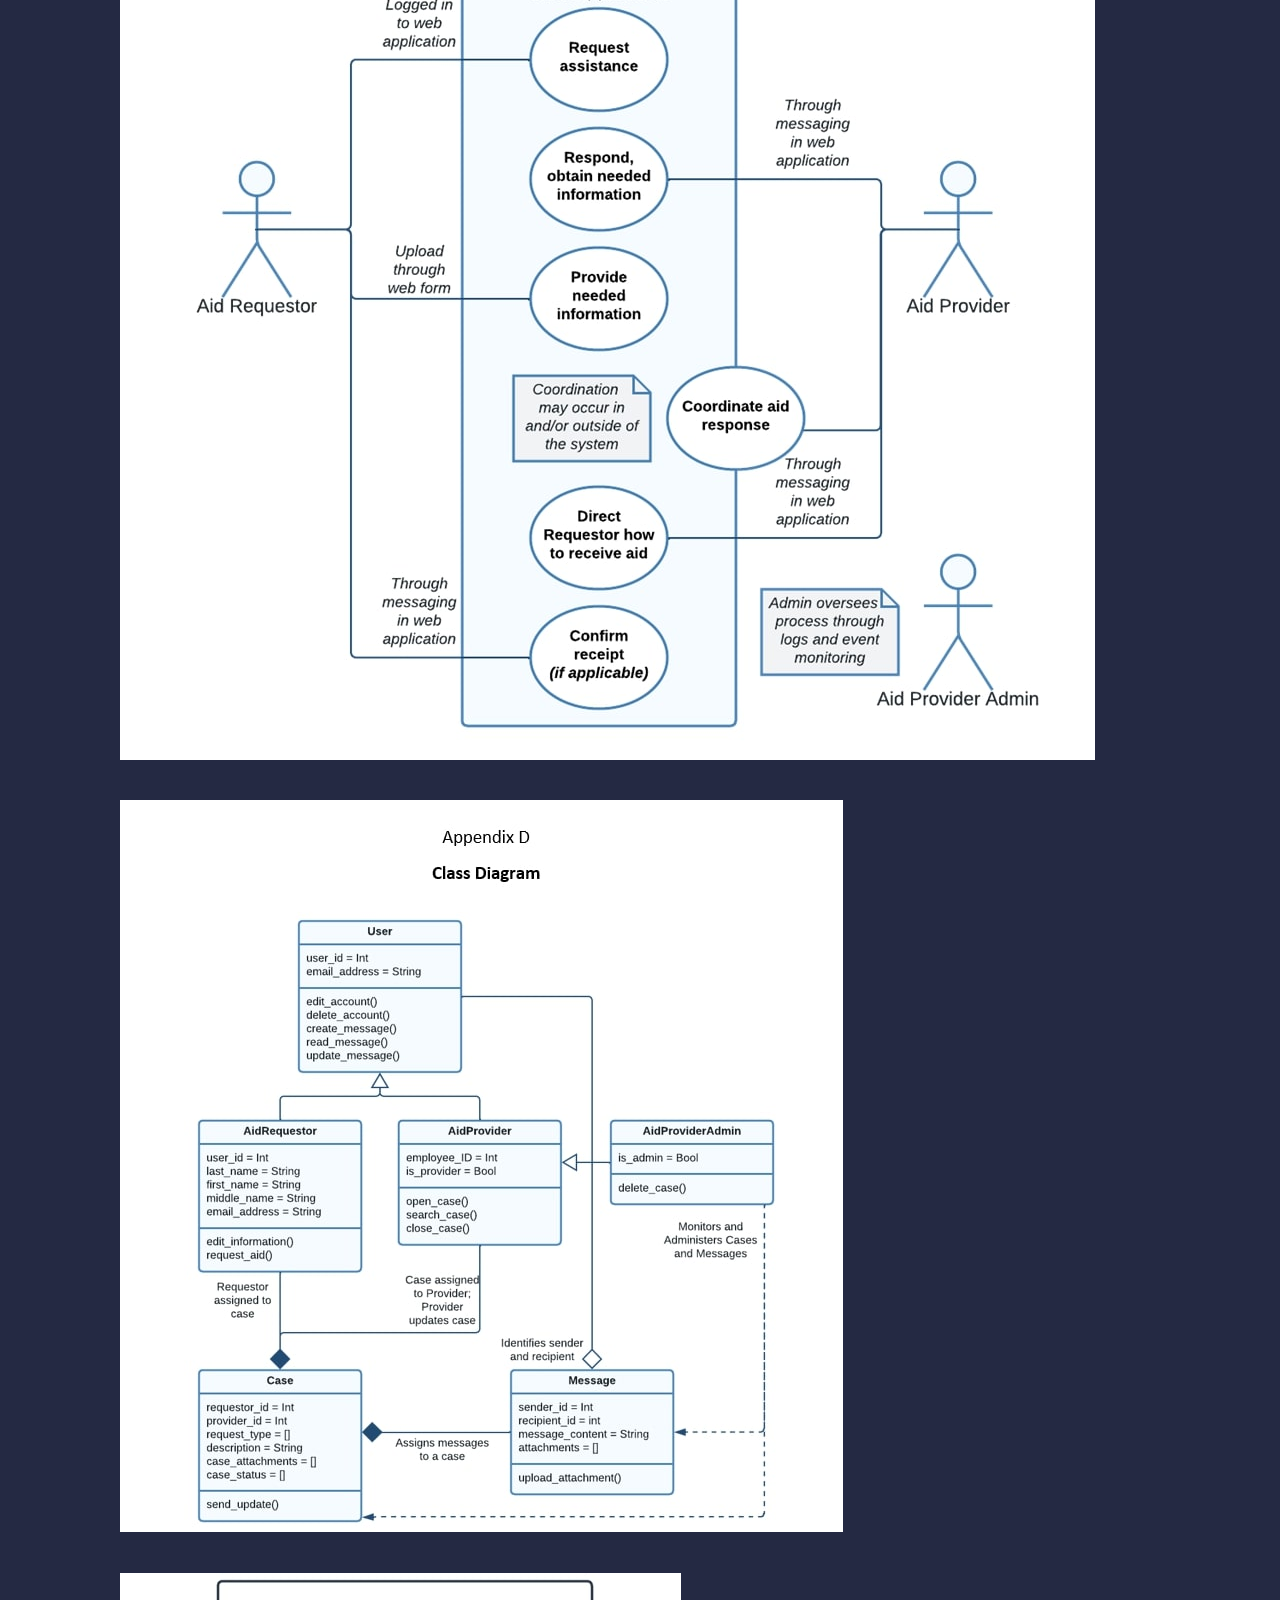
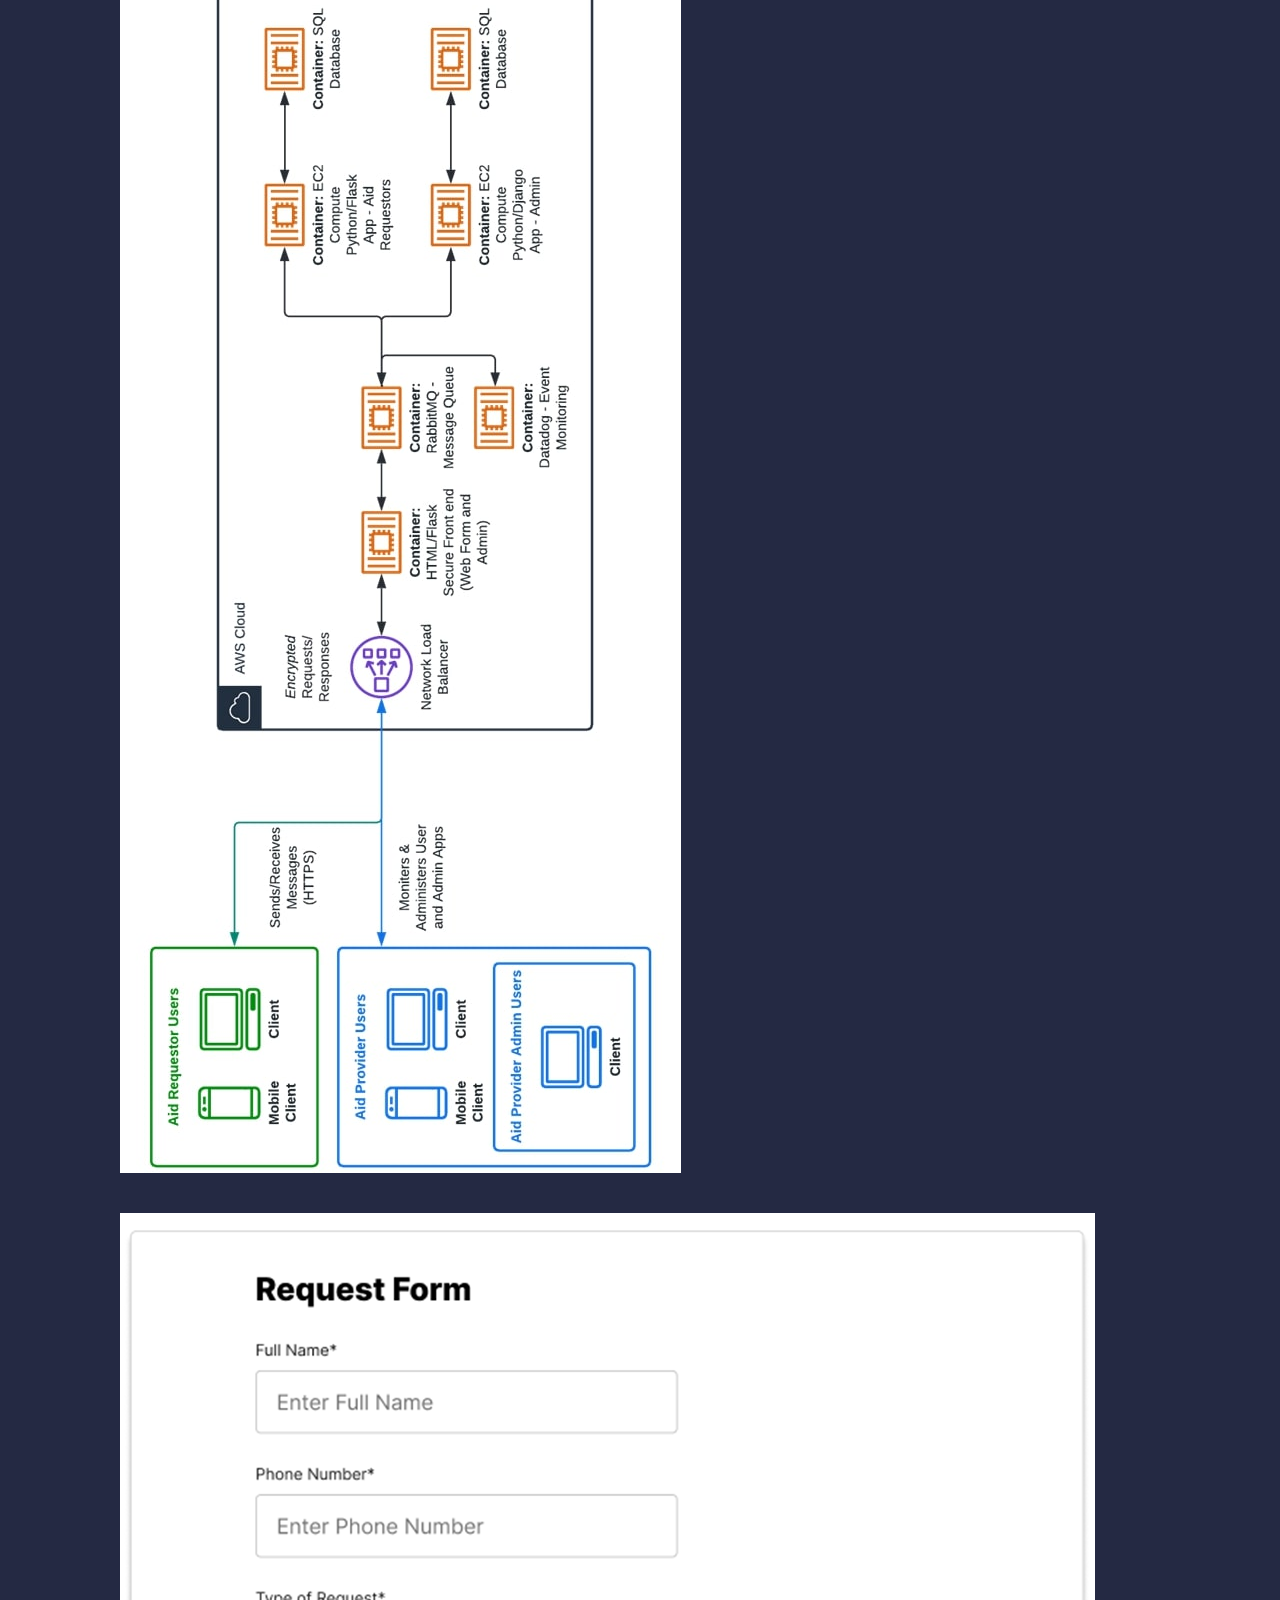
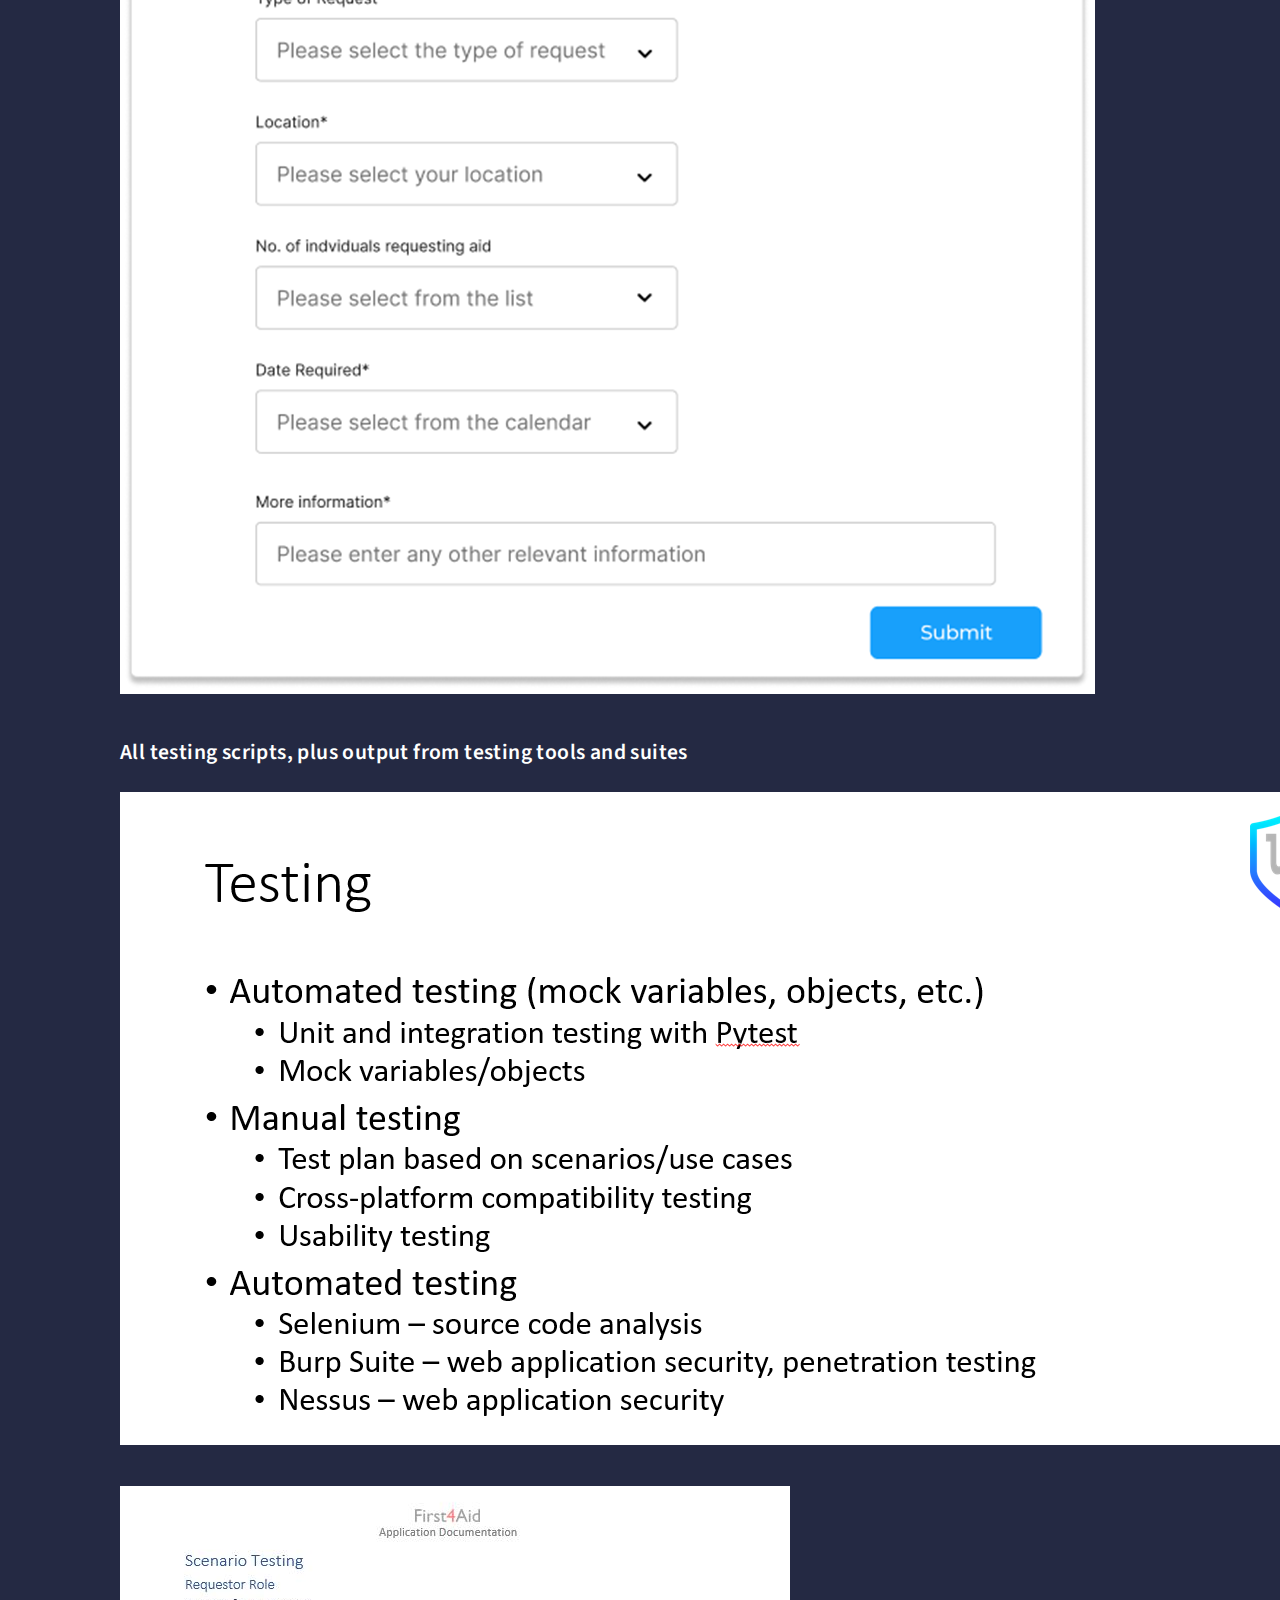
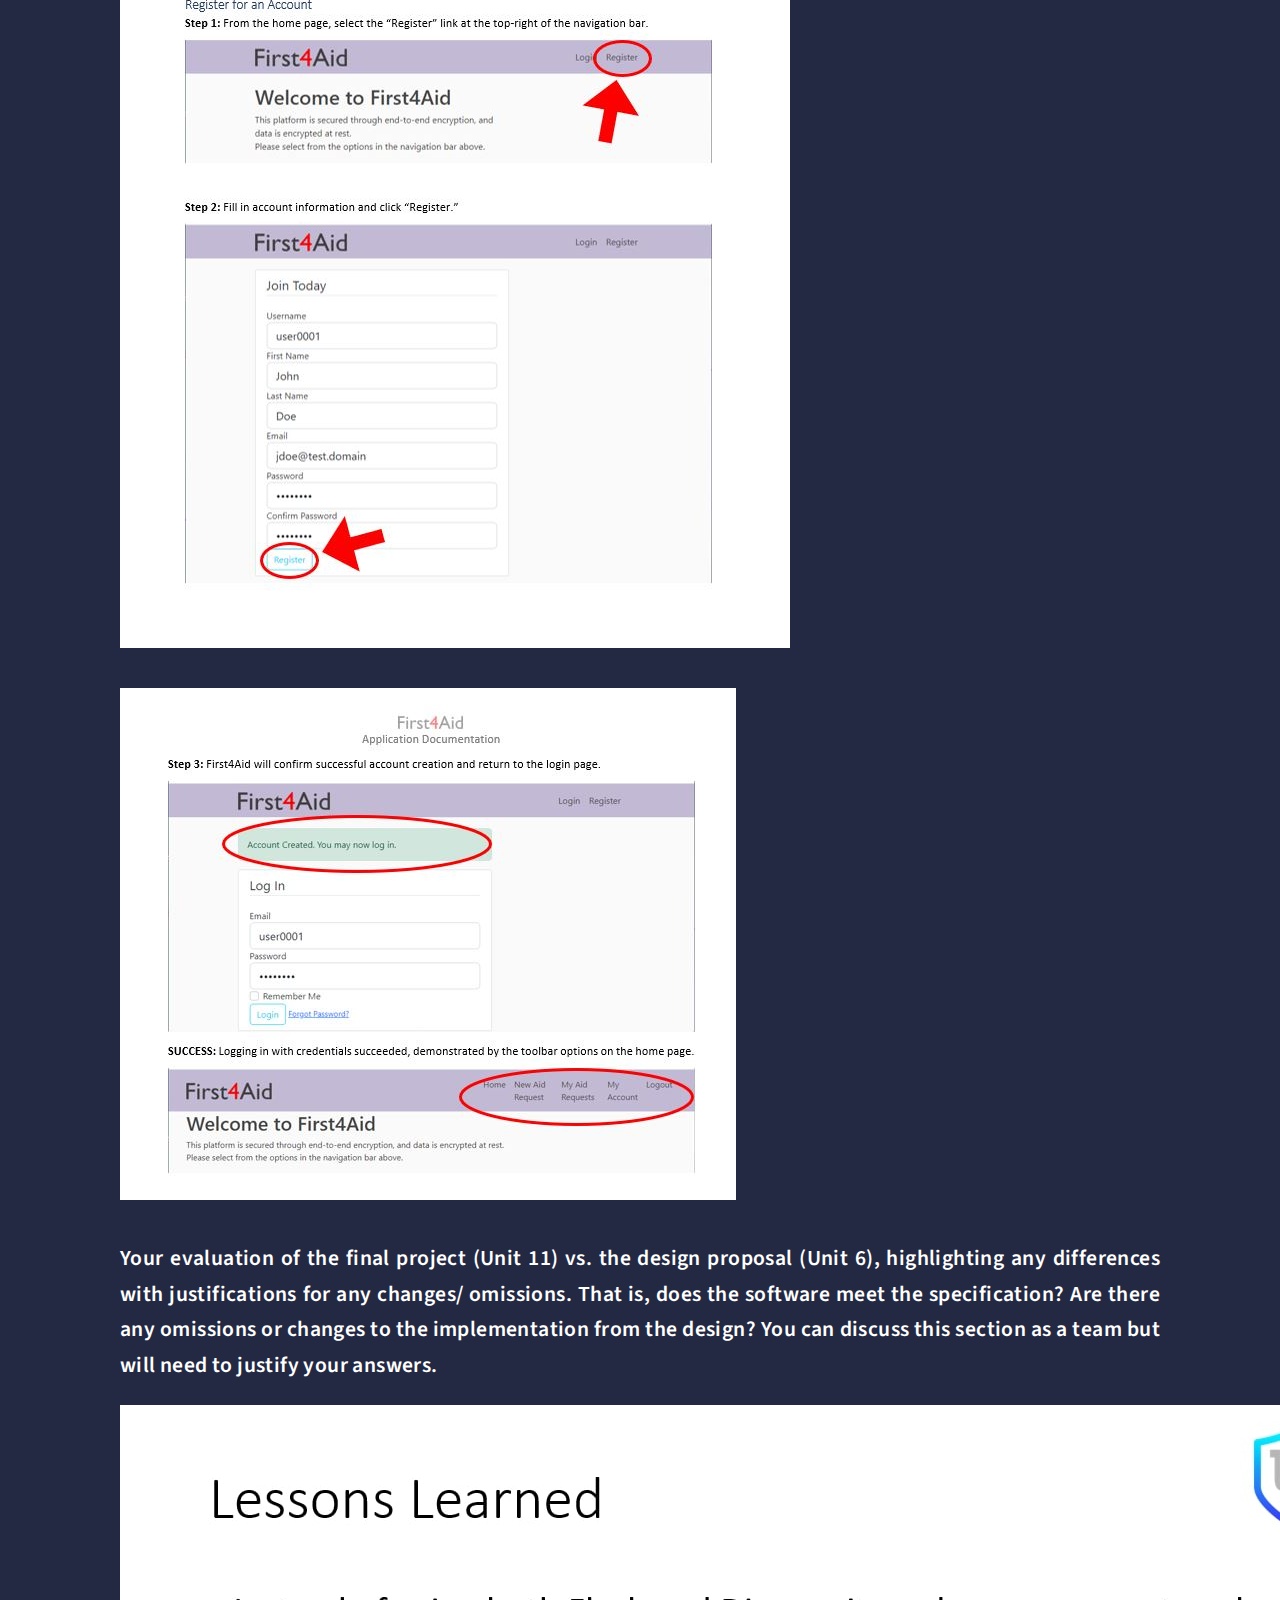
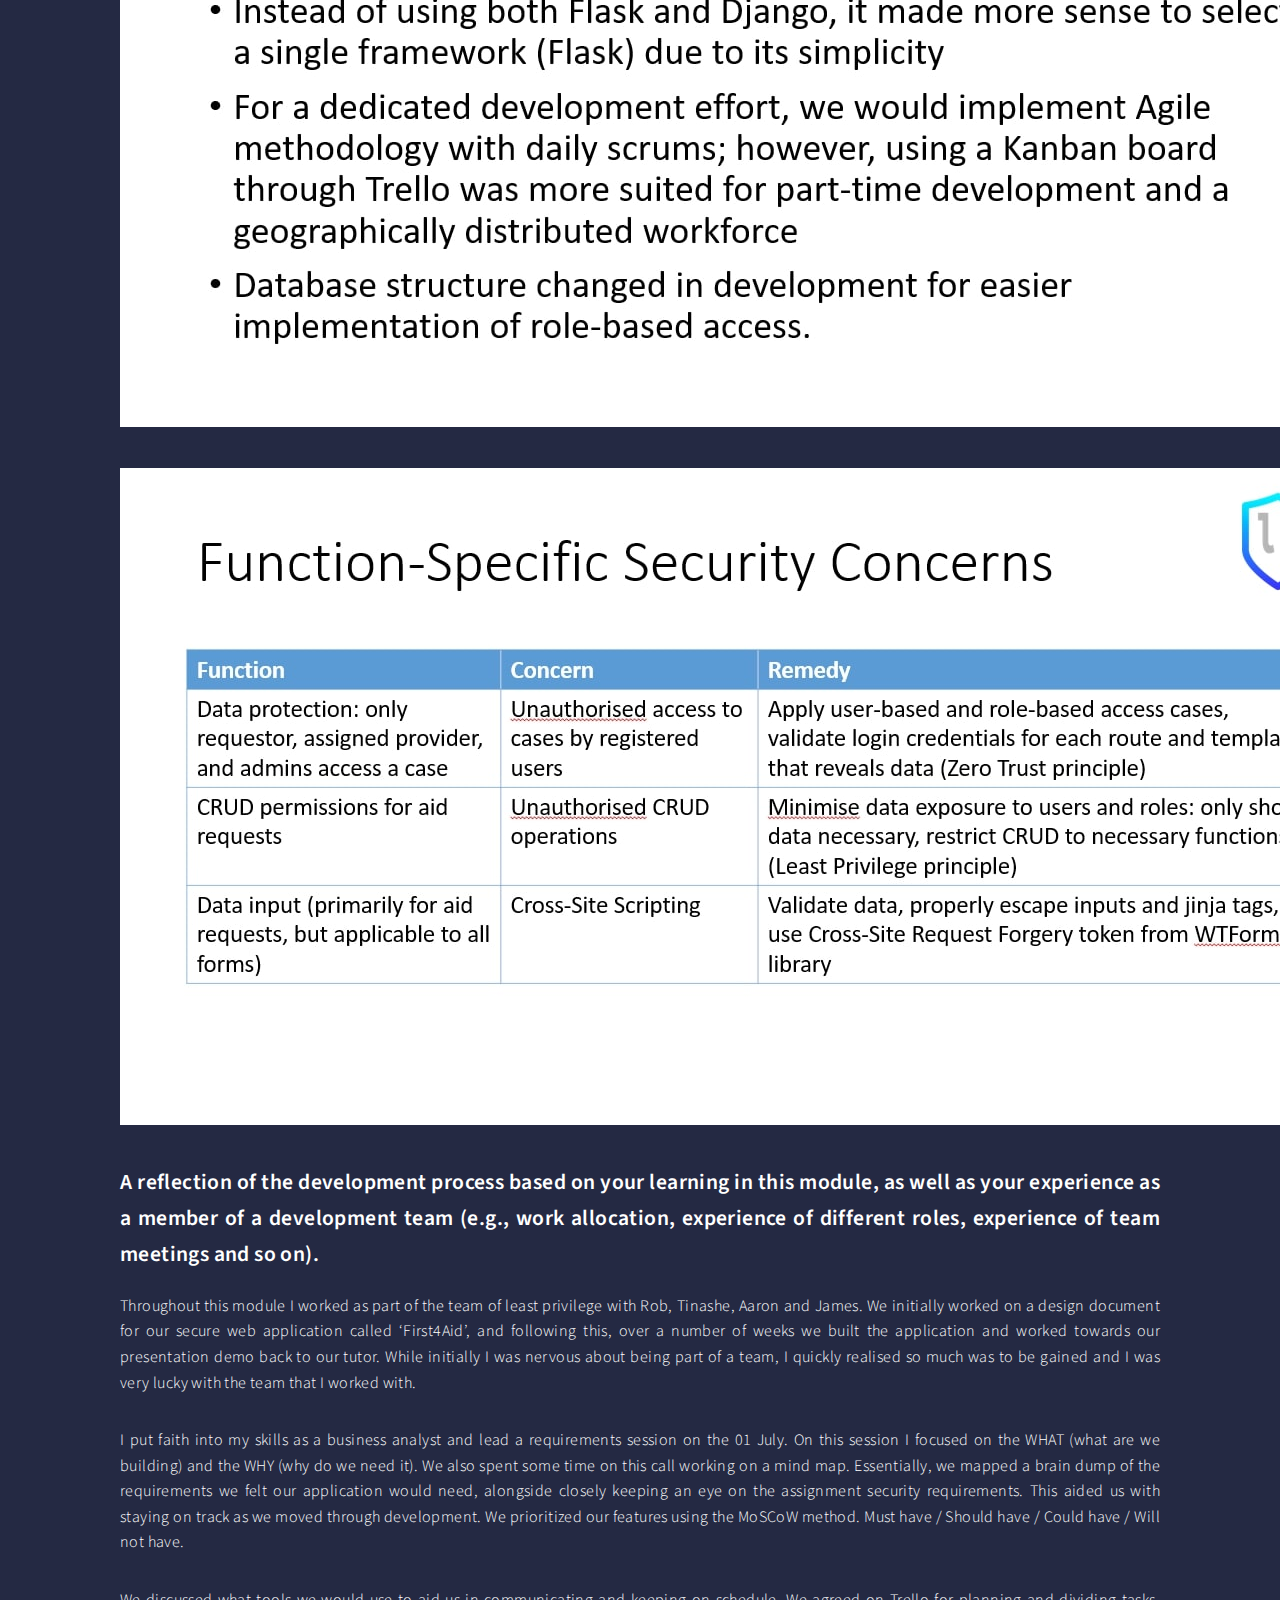
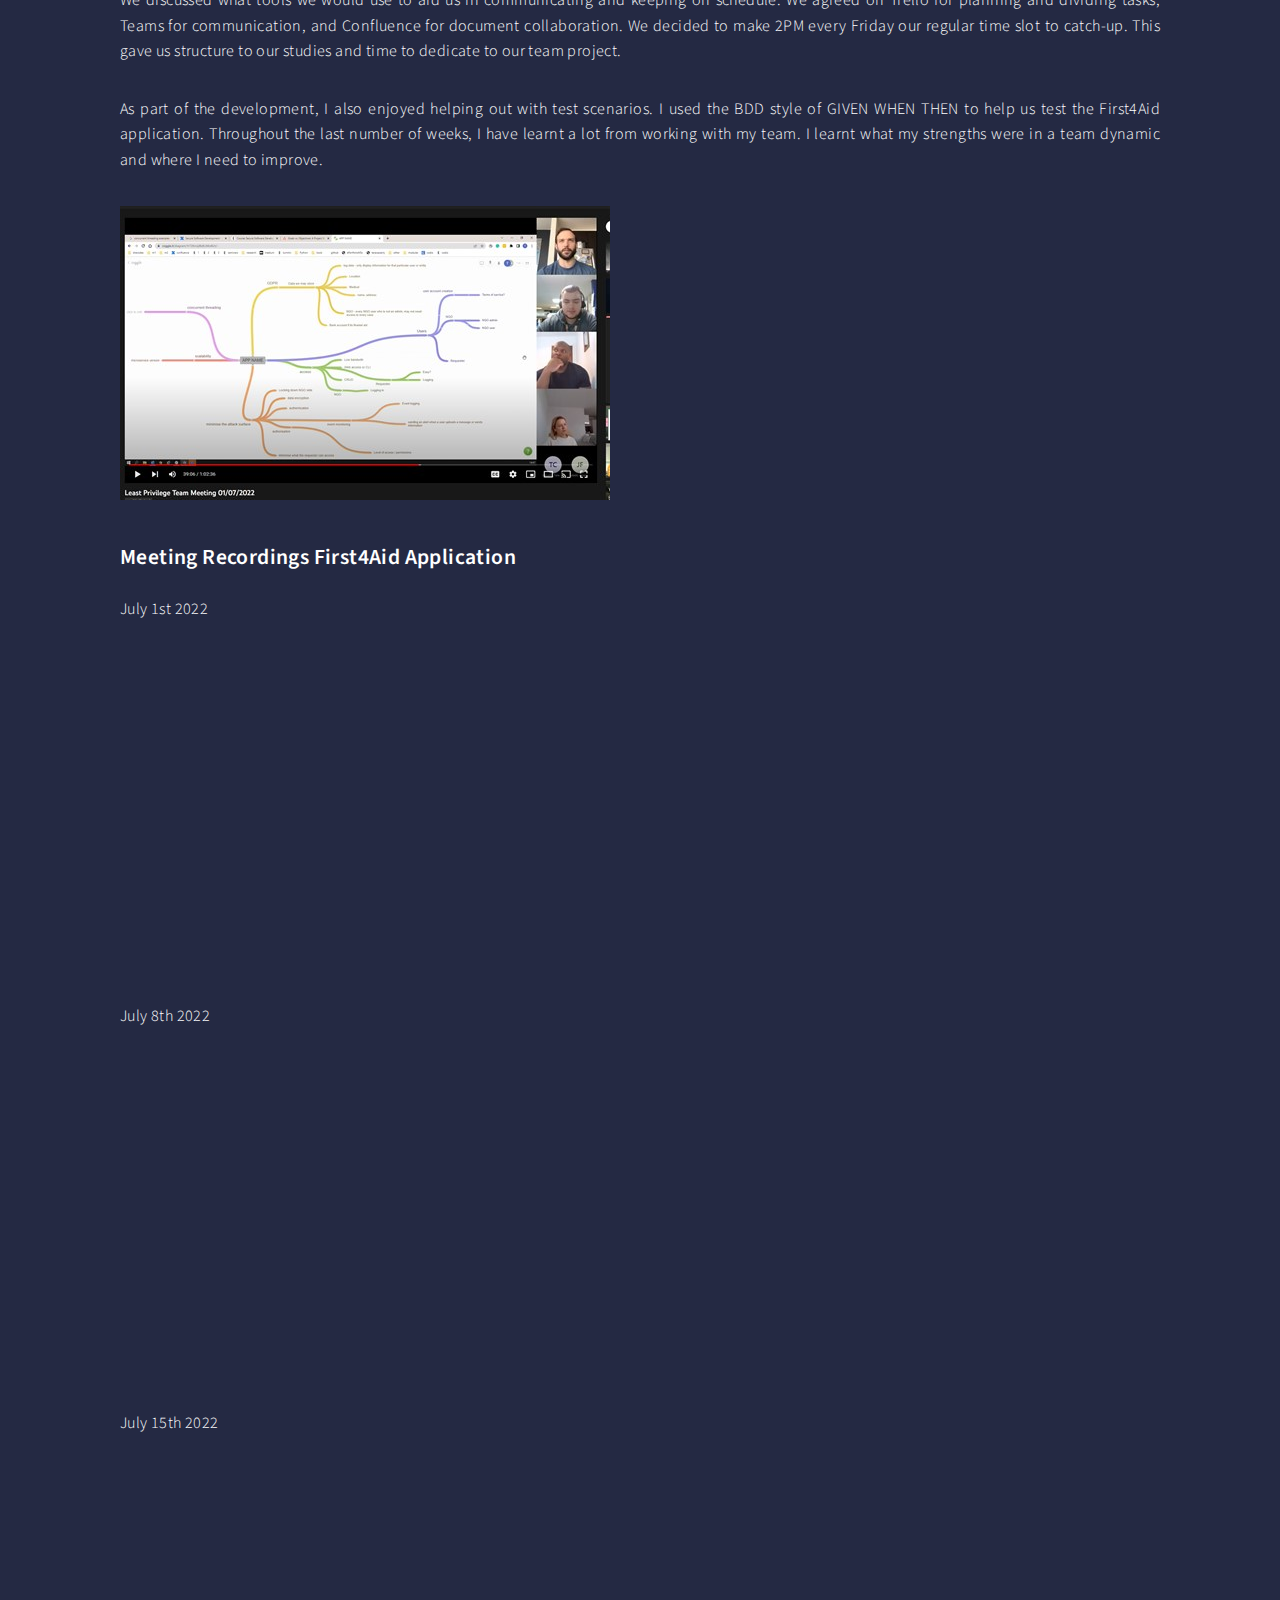
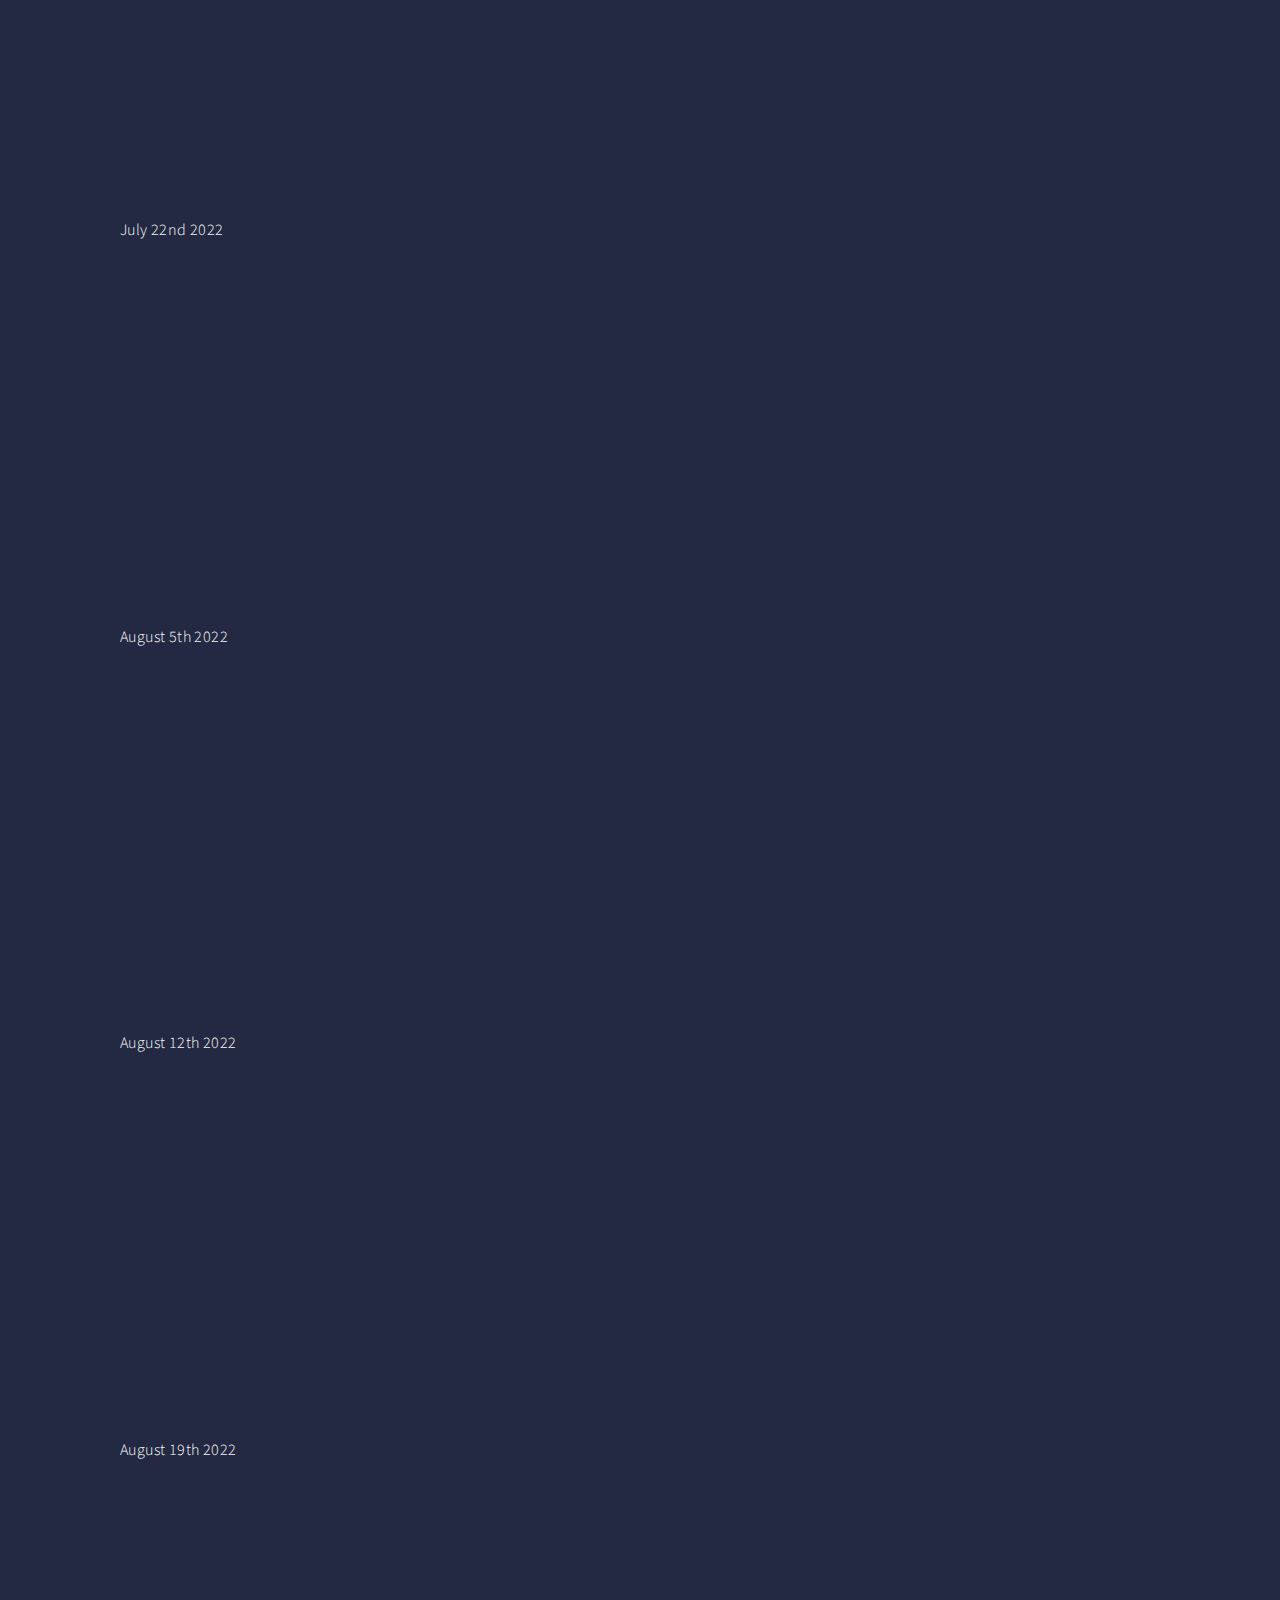
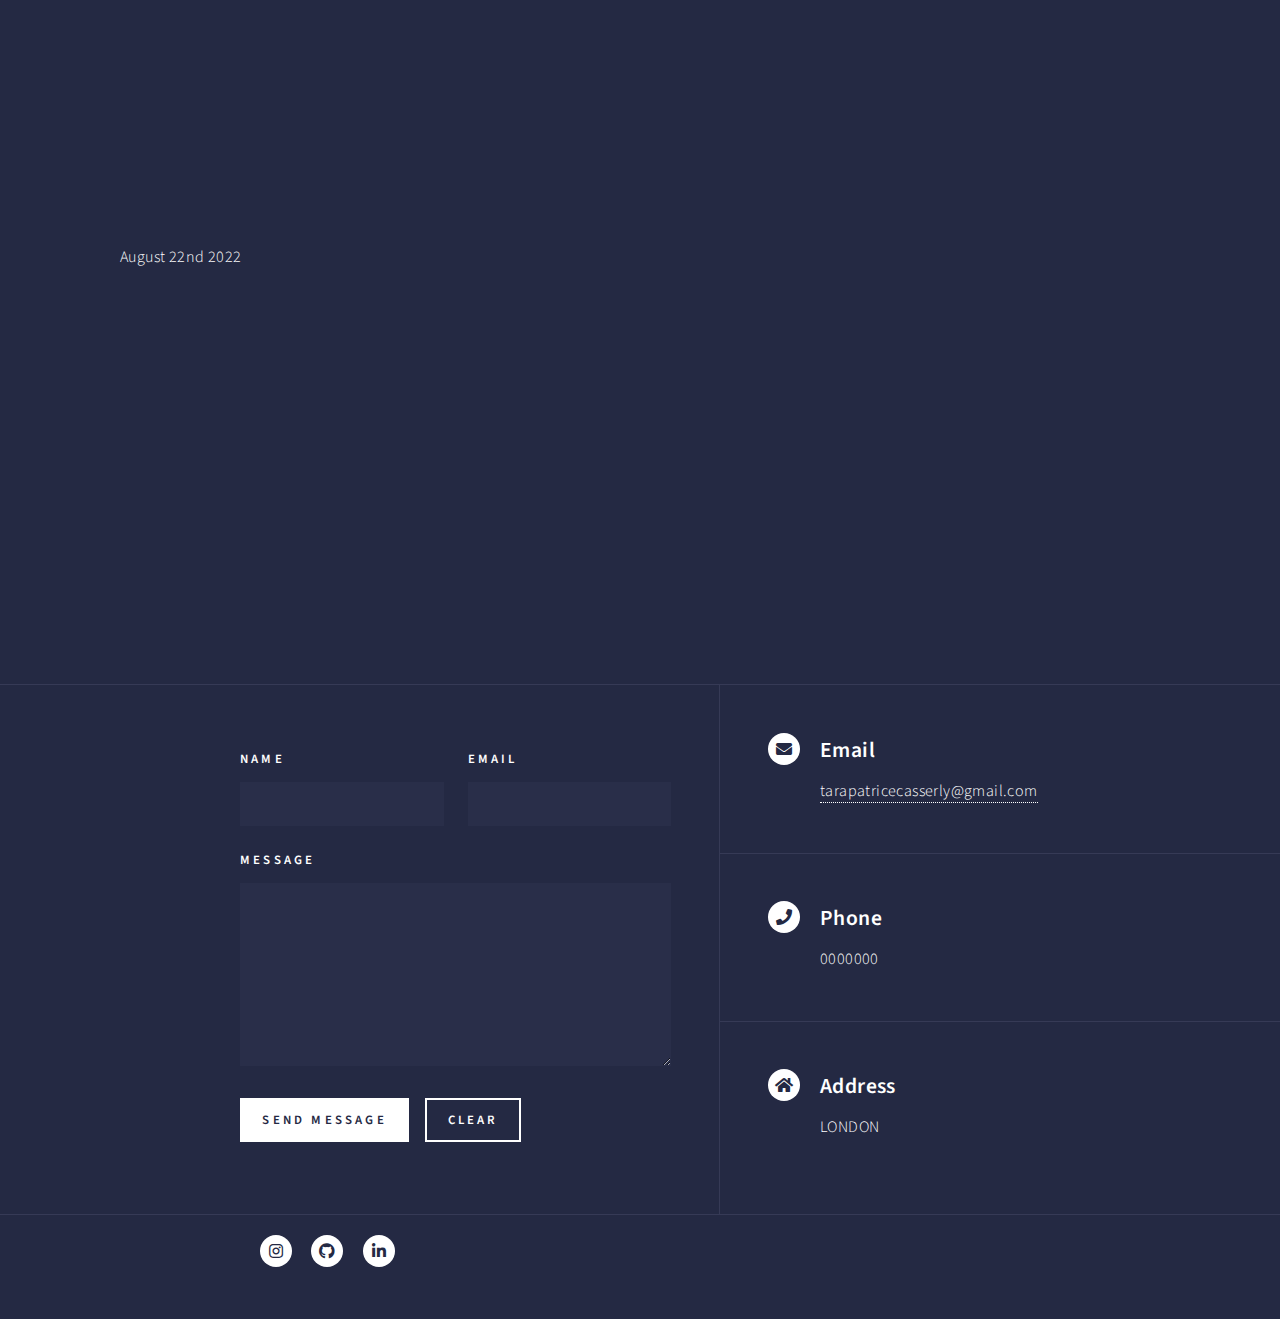
<file: module_three.html>
<!DOCTYPE HTML>
<!--
-->
<html>
	<head>
		<title>module_three</title>
		<meta charset="utf-8" />
		<meta name="viewport" content="width=device-width, initial-scale=1, user-scalable=no" />
		<link rel="stylesheet" href="assets/css/main.css" />
		<noscript><link rel="stylesheet" href="assets/css/noscript.css" /></noscript>
	</head>
	<body class="is-preload">

		<!-- Wrapper -->
			<div id="wrapper">

				<!-- Header -->
					<header id="header">
						<a href="index.html" class="logo"><strong>tara_casserly</strong> <span></span></a>
						<nav>
							<a href="#menu">Menu</a>
						</nav>
					</header>

				<!-- Menu -->
					<nav id="menu">
						<ul class="links">
							<li><a href="index.html">Home</a></li>
							<li><a href="aboutme.html">about me</a></li>
							<li><a href="eportfolio.html">ePortfolio</a></li>	
						</ul>
						<ul class="actions stacked">
							<li><a href="#" class="button primary fit">Get Started</a></li>
							<li><a href="#" class="button fit">Log In</a></li>
						</ul>
					</nav>

				<!-- Main -->
					<div id="main" class="alt">

						<!-- One -->
							<section id="one">
								<div class="inner">
									<header class="major">
										<h1>Secure Software Development</h1>
									</header>
									<h2>In this module, we’ll take an in depth look at the security risks which are associated with programming languages, from the perspectives of design and architecture approaches, programming paradigms, testing, the impact and implications of operating systems and libraries on software development, the security risks associated with distributed systems and APIs, and future trends in secure software and systems design. Running through these topics will be the concept of the secure software development life cycle.</h2>
									
									<h2> Summarising this modules studies: </h2> 
									<ul style=“list-style-type:square”>

<li> In Week one we learned about different approaches to software development, focusing on implications of secure software. </li>

<li> In Week two we looked at UML diagramming, and the benefits of this documentation towards software development.</li>

<li>In Week three we focused on programming language, with a particular focus on reviewing the history and concepts of programming languages. </li>

<li> In Week four investigated and explored the effect of key programming concepts on system security. We focused on two concepts in particular: regular expressions and recursion.</li> 

<li> In Week five we explored testing software both for general quality and, specific to this module, for security.</li>

<li> In Week six we looked at Python code development and particularly applying linters to support quality code development </li>

<li> In Week seven we discussed Operating Systems (OS) and their relationships to programming languages and security.</li>

<li> In Week eight we looked at Cryptography and Its Use in Operating Systems. </li>

<li> In Week nine we learned about developing an API for a Distributed Environment. </li>

<li> In Week ten we explored the evolution of system architectures, from distributed systems to microservices.</li>

<li> In Week eleven we looked at future trends in the areas of secure design, development, programming languages and operating systems. </li>
									
									</ul>
									
									<h2>Formative activities</h2> 
									<h3>Team Discussion: What is a Secure Programming Language? </h3>
									
									<p> 1. What factors determine whether a programming language is secure or not?</p>
<p> Many languages are prone to issues because the languages haven’t been built with modern issues in mind (Pillai, 2017; Tung, n.d.; White Source Ltd., n.d.). For example, C is prone to error handling issues, whereas Python has built-in handlers that will stop the program in the event of faulty code (Tung, n.d.; White Source Ltd., n.d.).</p>

<p>PHP is prone to Cross-Site Scripting (XSS) errors (a type of injection attack). As an early language designed for websites, the functionality did not keep up with the distributed nature of modules and code from open source software libraries (Php.net, 2019; Tung, n.d.; White Source Ltd., n.d.)</p>

<p>The general trend is that over time, environments and purposes for language use change. This presents new challenges not anticipated when the languages were originally created.</p>


<p>2. Could Python be classed as a secure language? Justify your answer.</p>
<p>Due to its built-in error handling for many fatal errors and its track record to date, Python could be considered a relatively secure language (Pillai, 2017; Tung, n.d.; White Source Ltd., n.d.). It is not a perfect solution, and newer languages such as Rust extend Python’s security features even further through enhanced error reporting and memory management (Abiodun, 2022).</p>


<p>3. Python would be a better language to create operating systems than C. Discuss.</p>
<p>Research indicates that Python is too slow to serve as an operating system language, and that a lower-level language like C would be more effective in this role (Abiodun, 2022). The downfall is that designing an operating system in C would likely require an extraordinary amount of testing to ensure stability and security.</p>

<p><b>
References </b></p>
<p>Abiodun, D.A. (2022). Rust vs. Python: Could Rust replace Python? [online] LogRocket Blog. Available at: https://blog.logrocket.com/rust-vs-python-could-rust-replace-python/ [Accessed 14 July 2022].</p>

<p>Php.net. (2019). PHP: History of PHP - Manual. [online] Available at: https://www.php.net/manual/en/history.php.php. [Accessed 14 July 2022]. Pillai, A. B. (2017). Software Architecture with Python. Birmingham, England: Packt Publishing.</p>

<p>Tung, L. (n.d.). Programming language security: These are the worst bugs for each top language. [online] ZDNet. Available at: https://www.zdnet.com/article/programming-language-security-these-are-the-worst-bugs-for-each-top-language/. [Accessed 14 July 2022].</p>

<p>White Source Ltd. (n.d.). Most Secure Programming Languages. [online] Mend. Available at: https://www.mend.io/most-secure-programming-languages/. [Accessed 14 July 2022]. </p>


									<h3>MICROKERNAL LEAST-PRIVILEGE-TEAM RESPONSE</h3>
									
									<p>In 2022, microkernel architectures offer superior stability and reliability to monolithic systems by modularising operating system processes (Foote, 2021; Fritzsch et al., 2019). However, Linus Torvalds rightly points out that an academically superior solution is useless when it is poorly developed, does not adhere to standards, and lacks community support (DiBona et al., 1999). Linux communities abound, and Linux has served as the underlying technology behind popular operating systems such as Android and ChromeOS due to its portability and ability to maximise system performance (Hoffman, 2017; Vaughan-Nichols, 2019). Linus Torvalds also acknowledges that the merits of system architectures reflect the technologies available (DiBone et al., 1999). With the era of quantum computing fast approaching, monolithic architectures may re-emerge as the best way to harness new-found computational power until another advancement enables better distribution of processing tasks; alternately, the inverse could also be true (Khan et al., 2022).</p>

									<p>References</p> 
									<p>DiBona, C., Ockman, S., & Stone, M. (1999). Open Sources: Voices from the Open Source Revolution. [online] Available at: https://www.oreilly.com/openbook/opensources/book/appa.html. [Accessed 05 Sep 2022]. </p> <p>Foote, K.D. (2021). A Brief History of Microservices. [online] DATAVERSITY. Available at: https://www.dataversity.net/a-brief-history-of-microservices/ [Accessed 05 Sep 2022]. </p> <p>Fritzsch, J., Bogner, J., Zimmermann, A. and Wagner, S. (2019). From Monolith to Microservices: A Classification of Refactoring Approaches. Software Engineering Aspects of Continuous Development and New Paradigms of Software Production and Deployment, [online] pp.128–141. doi:10.1007/978-3-030-06019-0_10. Hoffman, C. (2017). Android is Based on Linux, But What Does That Mean? [online] How-To Geek. Available at: https://www.howtogeek.com/189036/android-is-based-on-linux-but-what-does-that-mean/. [Accessed 05 Sep 2022]. </p> <p> Khan, A.A., Ahmad, A., Waseem, M., Liang, P., Fahmideh, M., Mikkonen, T. and Abrahamsson, P. (2022). Software Architecture for Quantum Computing Systems – A Systematic Review. SSRN Electronic Journal. doi:10.2139/ssrn.4040490. Vaughan-Nichols, S.J. (2019). All Chromebooks will also be Linux laptops going forward. [online] ZDNet. Available at: https://www.zdnet.com/article/all-chromebooks-will-also-be-linux-laptops-going-forward/. [Accessed 05 Sep 2022].</p>
									 <h3>All artefacts (designs, codes and executables) demonstrating development over the duration of the module  </h3>
									<h3>Link to the First4Aid repo </h3> 
									<p>
									<a href="https://github.com/Least-Privilege-Team/first4aid_final">Please click here to access the First4Aid repo</a></p>
									
									 <p> <img src="images/IMAGE 1 j.jpg"> </p>
									<p> <img src="images/image 4 j.jpg"> </p>
										<p> <img src="images/image 2 j.jpg"> </p>
									<p> <img src="images/image 3.png"> </p>
									
									 <h3>All testing scripts, plus output from testing tools and suites  </h3>
								<p> <img src="images/image 5.png"> </p>
									<p> <img src="images/sceanrio testing 1.JPG"> </p>
									<p> <img src="images/scenario testing 2.JPG"> </p>
									
									 <h3>Your evaluation of the final project (Unit 11) vs. the design proposal (Unit 6), highlighting any differences with justifications for any changes/ omissions. That is, does the software meet the specification? Are there any omissions or changes to the implementation from the design? You can discuss this section as a team but will need to justify your answers. </h3>
									<p> <img src="images/image 6 j.jpg"> </p>
									<p> <img src="images/image 7 j.jpg"> </p>
									 
								
									 <h3>A reflection of the development process based on your learning in this module, as well as your experience as a member of a development team (e.g., work allocation, experience of different roles, experience of team meetings and so on). </h3>
									 <p>Throughout this module I worked as part of the team of least privilege with Rob, Tinashe, Aaron and James. We initially worked on a design document for our secure web application called ‘First4Aid’, and following this, over a number of weeks we built the application and worked towards our presentation demo back to our tutor. While initially I was nervous about being part of a team, I quickly realised so much was to be gained and I was very lucky with the team that I worked with. 
<p>I put faith into my skills as a business analyst and lead a requirements session on the 01 July. On this session I focused on the WHAT (what are we building) and the WHY (why do we need it). We also spent some time on this call working on a mind map. Essentially, we mapped a brain dump of the requirements we felt our application would need, alongside closely keeping an eye on the assignment security requirements. This aided us with staying on track as we moved through development. 
We prioritized our features using the MoSCoW method. Must have / Should have / Could have / Will not have. </p>
										 
<p>We discussed what tools we would use to aid us in communicating and keeping on schedule. We agreed on Trello for planning and dividing tasks, Teams for communication, and Confluence for document collaboration.
We decided to make 2PM every Friday our regular time slot to catch-up. This gave us structure to our studies and time to dedicate to our team project.</p>
<p>As part of the development, I also enjoyed helping out with test scenarios. I used the BDD style of GIVEN WHEN THEN to help us test the First4Aid application.
Throughout the last number of weeks, I have learnt a lot from working with my team. I learnt what my strengths were in a team dynamic and where I need to improve.   </p>
										<p> <img src="images/team pic 1.jpg"> </p>
									
									<h3>Meeting Recordings First4Aid Application </h3>
									<html>
										<head>
										   <title>July 1st 2022</title>
										</head>
										<body>
										   <p>July 1st 2022</p>
										   <br />
										   <iframe width="560" height="315" src="https://www.youtube.com/embed/2LwrcfNxVG4" title="YouTube video player" frameborder="0" allow="accelerometer; autoplay; clipboard-write; encrypted-media; gyroscope; picture-in-picture" allowfullscreen></iframe>
										   </iframe>
										</body>
									 </html>
									 <html>
										<head>
										   <title>July 8th 2022</title>
										</head>
										<body>
										   <p>July 8th 2022</p>
										   <br />
										   <iframe width="560" height="315" src="https://www.youtube.com/embed/D4l6Aj-kSH0" title="YouTube video player" frameborder="0" allow="accelerometer; autoplay; clipboard-write; encrypted-media; gyroscope; picture-in-picture" allowfullscreen></iframe>
										   </iframe>
										</body>
									 </html>
									 <html>
										<head>
										   <title>July 15th 2022</title>
										</head>
										<body>
										   <p>July 15th 2022</p>
										   <br />
										   <iframe width="560" height="315" src="https://www.youtube.com/embed/U9plIwG8u8k" title="YouTube video player" frameborder="0" allow="accelerometer; autoplay; clipboard-write; encrypted-media; gyroscope; picture-in-picture" allowfullscreen></iframe>
										   </iframe>
										</body>
									 </html>
									 <html>
										<head>
										   <title>July 22nd 2022</title>
										</head>
										<body>
										   <p>July 22nd 2022</p>
										   <br />
										   <iframe width="560" height="315" src="https://www.youtube.com/embed/Ygurrk-tvxc" title="YouTube video player" frameborder="0" allow="accelerometer; autoplay; clipboard-write; encrypted-media; gyroscope; picture-in-picture" allowfullscreen></iframe>
										   </iframe>
										</body>
									 </html>
									 <html>
										<head>
										   <title>August 5th 2022</title>
										</head>
										<body>
										   <p>August 5th 2022</p>
										   <br />
										   <iframe width="560" height="315" src="https://www.youtube.com/embed/TTZ3WdEHPa8" title="YouTube video player" frameborder="0" allow="accelerometer; autoplay; clipboard-write; encrypted-media; gyroscope; picture-in-picture" allowfullscreen></iframe>
										   </iframe>
										</body>
									 </html>
									 <html>
										<head>
										   <title>August 12th 2022</title>
										</head>
										<body>
										   <p>August 12th 2022</p>
										   <br />
										   <iframe width="560" height="315" src="https://www.youtube.com/embed/2QNanpORjx8" title="YouTube video player" frameborder="0" allow="accelerometer; autoplay; clipboard-write; encrypted-media; gyroscope; picture-in-picture" allowfullscreen></iframe>
										   </iframe>
										</body>
									 </html>
									 <html>
										<head>
										   <title>August 19th 2022</title>
										</head>
										<body>
										   <p>August 19th 2022</p>
										   <br />
										   <iframe width="560" height="315" src="https://www.youtube.com/embed/FlPc7jBr2NY" title="YouTube video player" frameborder="0" allow="accelerometer; autoplay; clipboard-write; encrypted-media; gyroscope; picture-in-picture" allowfullscreen></iframe>
										   </iframe>
										</body>
									 </html>
									 <html>
										<head>
										   <title>August 22nd 2022</title>
										</head>
										<body>
										   <p>August 22nd 2022</p>
										   <br />
										   <iframe width="560" height="315" src="https://www.youtube.com/embed/lVJSqSlo_2A" title="YouTube video player" frameborder="0" allow="accelerometer; autoplay; clipboard-write; encrypted-media; gyroscope; picture-in-picture" allowfullscreen></iframe>
										   </iframe>
										</body>
									 </html>

					</div>

								</div>
							
							</section>

					</div>

				<!-- Contact -->
					<section id="contact">
						<div class="inner">
							<section>
								<form method="post" action="#">
									<div class="fields">
										<div class="field half">
											<label for="name">Name</label>
											<input type="text" name="name" id="name" />
										</div>
										<div class="field half">
											<label for="email">Email</label>
											<input type="text" name="email" id="email" />
										</div>
										<div class="field">
											<label for="message">Message</label>
											<textarea name="message" id="message" rows="6"></textarea>
										</div>
									</div>
									<ul class="actions">
										<li><input type="submit" value="Send Message" class="primary" /></li>
										<li><input type="reset" value="Clear" /></li>
									</ul>
								</form>
							</section>
							<section class="split">
								<section>
									<div class="contact-method">
										<span class="icon solid alt fa-envelope"></span>
										<h3>Email</h3>
										<a href="#">tarapatricecasserly@gmail.com</a>
									</div>
								</section>
								<section>
									<div class="contact-method">
										<span class="icon solid alt fa-phone"></span>
										<h3>Phone</h3>
										<span>0000000</span>
									</div>
								</section>
								<section>
									<div class="contact-method">
										<span class="icon solid alt fa-home"></span>
										<h3>Address</h3>
										<span>LONDON<br />
										<br />
										</span>
									</div>
								</section>
							</section>
						</div>
					</section>

				<!-- Footer -->
					<footer id="footer">
						<div class="inner">
							<ul class="icons">
								<li><a href="https://www.instagram.com/taracasserly" class="icon brands alt fa-instagram"><span class="label">Instagram</span></a></li>
								<li><a href="https://github.com/taracasserly?tab=repositories" class="icon brands alt fa-github"><span class="label">GitHub</span></a></li>
								<li><a href="https://www.linkedin.com/in/tarapcasserly/" class="icon brands alt fa-linkedin-in"><span class="label">LinkedIn</span></a></li>
							</ul>
							
							</ul>
						</div>
					</footer>

			</div>

		<!-- Scripts -->
			<script src="assets/js/jquery.min.js"></script>
			<script src="assets/js/jquery.scrolly.min.js"></script>
			<script src="assets/js/jquery.scrollex.min.js"></script>
			<script src="assets/js/browser.min.js"></script>
			<script src="assets/js/breakpoints.min.js"></script>
			<script src="assets/js/util.js"></script>
			<script src="assets/js/main.js"></script>

	</body>
</html>
</file>
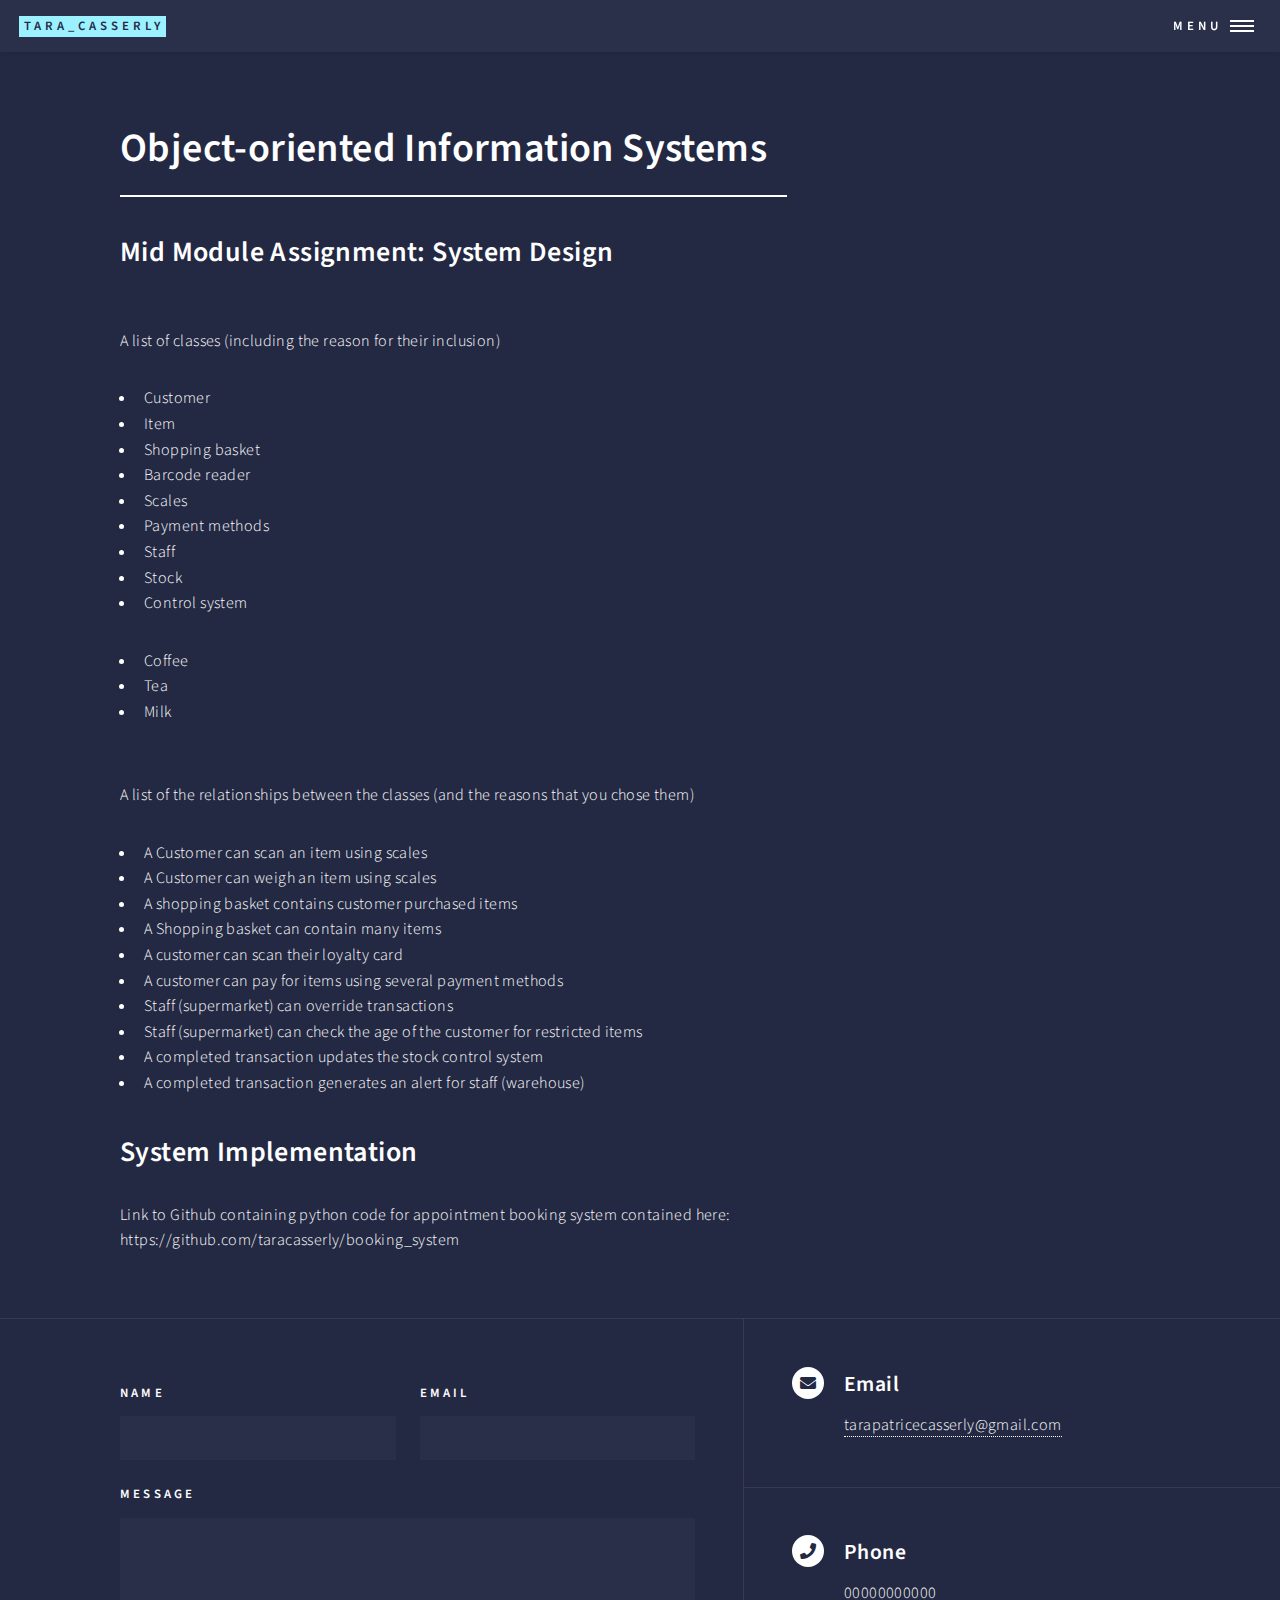
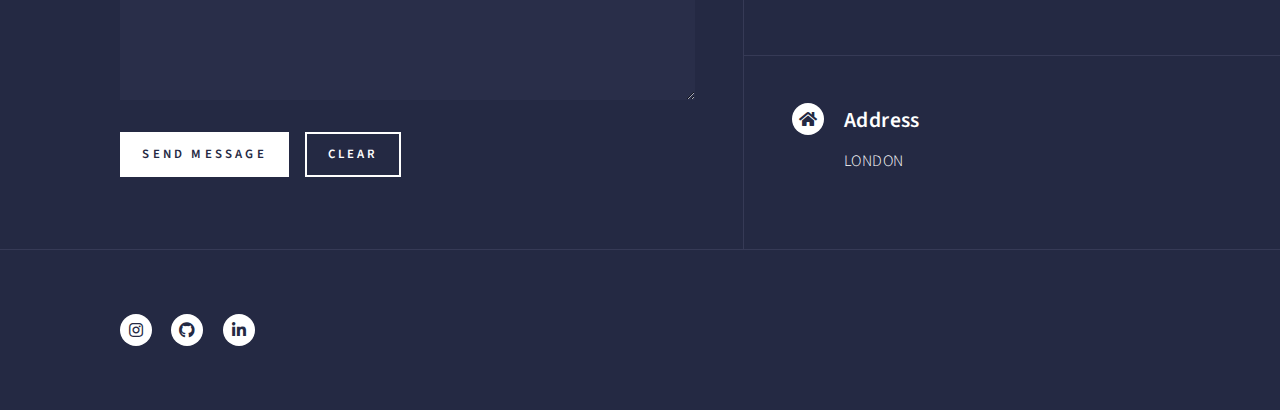
<file: module_two.html>
<!DOCTYPE HTML>
<!--
-->
<html>
	<head>
		<title>module_two</title>
		<meta charset="utf-8" />
		<meta name="viewport" content="width=device-width, initial-scale=1, user-scalable=no" />
		<link rel="stylesheet" href="assets/css/main.css" />
		<noscript><link rel="stylesheet" href="assets/css/noscript.css" /></noscript>
	</head>
	<body class="is-preload">

		<!-- Wrapper -->
			<div id="wrapper">

				<!-- Header -->
					<header id="header">
						<a href="index.html" class="logo"><strong>tara_casserly</strong> <span></span></a>
						<nav>
							<a href="#menu">Menu</a>
						</nav>
					</header>

				<!-- Menu -->
					<nav id="menu">
						<ul class="links">
							<li><a href="index.html">Home</a></li>
							<li><a href="aboutme.html">about me</a></li>
							<li><a href="eportfolio.html">ePortfolio</a></li>	
						</ul>
						<ul class="actions stacked">
							<li><a href="#" class="button primary fit">Get Started</a></li>
							<li><a href="#" class="button fit">Log In</a></li>
						</ul>
					</nav>

				<!-- Main -->
					<div id="main" class="alt">

						<!-- One -->
							<section id="one">
								<div class="inner">
									<header class="major">
										<h1>Object-oriented Information Systems</h1>
									</header>
										<h2> 
									Mid Module Assignment: System Design
									</h2>
									<p>

<br> A list of classes (including the reason for their inclusion) </br>
								<p>												
									<ul>
<li>Customer</li>
<li>Item</li>
<li>Shopping basket</li> 
<li>Barcode reader</li>
<li>Scales</li> 
<li>Payment methods</li>
<li>Staff</li>
<li>Stock</li> 
<li>Control system</li> 
											</ul>
									
									<ul>
  <li>Coffee</li>
  <li>Tea</li>
  <li>Milk</li>
</ul>
									</p>
								<p>

<br> A list of the relationships between the classes (and the reasons that you chose them)</br> 
						</p>
		<ul>

<li>A Customer can scan an item using scales </li>
<li> A Customer can weigh an item using scales </li>
<li>A shopping basket contains customer purchased items  </li>
<li>A Shopping basket can contain many items </li>
<li>A customer can scan their loyalty card </li>
<li>A customer can pay for items using several payment methods </li>
<li>Staff (supermarket) can override transactions </li>
<li>Staff (supermarket) can check the age of the customer for restricted items </li>
<li>A completed transaction updates the stock control system  </li>
<li>A completed transaction generates an alert for staff (warehouse)</li>
			</ul>
						
						
</p>
		<h2> 
											System Implementation
									</h2>								

<p>
	
	Link to Github containing python code for appointment booking system contained here: <br>
	
	https://github.com/taracasserly/booking_system </br>
	</p>
       


 


    
  

                
                
    

 				
								</div>
							</section>

					</div>

				<!-- Contact -->
					<section id="contact">
						<div class="inner">
							<section>
								<form method="post" action="#">
									<div class="fields">
										<div class="field half">
											<label for="name">Name</label>
											<input type="text" name="name" id="name" />
										</div>
										<div class="field half">
											<label for="email">Email</label>
											<input type="text" name="email" id="email" />
										</div>
										<div class="field">
											<label for="message">Message</label>
											<textarea name="message" id="message" rows="6"></textarea>
										</div>
									</div>
									<ul class="actions">
										<li><input type="submit" value="Send Message" class="primary" /></li>
										<li><input type="reset" value="Clear" /></li>
									</ul>
								</form>
							</section>
							<section class="split">
								<section>
									<div class="contact-method">
										<span class="icon solid alt fa-envelope"></span>
										<h3>Email</h3>
										<a href="#">tarapatricecasserly@gmail.com</a>
									</div>
								</section>
								<section>
									<div class="contact-method">
										<span class="icon solid alt fa-phone"></span>
										<h3>Phone</h3>
										<span>00000000000</span>
									</div>
								</section>
								<section>
									<div class="contact-method">
										<span class="icon solid alt fa-home"></span>
										<h3>Address</h3>
										<span>LONDON<br />
										<br />
										</span>
									</div>
								</section>
							</section>
						</div>
					</section>

				<!-- Footer -->
					<footer id="footer">
						<div class="inner">
							<ul class="icons">
								<li><a href="https://www.instagram.com/taracasserly" class="icon brands alt fa-instagram"><span class="label">Instagram</span></a></li>
								<li><a href="https://github.com/taracasserly?tab=repositories" class="icon brands alt fa-github"><span class="label">GitHub</span></a></li>
								<li><a href="https://www.linkedin.com/in/tarapcasserly/" class="icon brands alt fa-linkedin-in"><span class="label">LinkedIn</span></a></li>
							</ul>
						
							</ul>
						</div>
					</footer>

			</div>

		<!-- Scripts -->
			<script src="assets/js/jquery.min.js"></script>
			<script src="assets/js/jquery.scrolly.min.js"></script>
			<script src="assets/js/jquery.scrollex.min.js"></script>
			<script src="assets/js/browser.min.js"></script>
			<script src="assets/js/breakpoints.min.js"></script>
			<script src="assets/js/util.js"></script>
			<script src="assets/js/main.js"></script>

	</body>
</html>
</file>
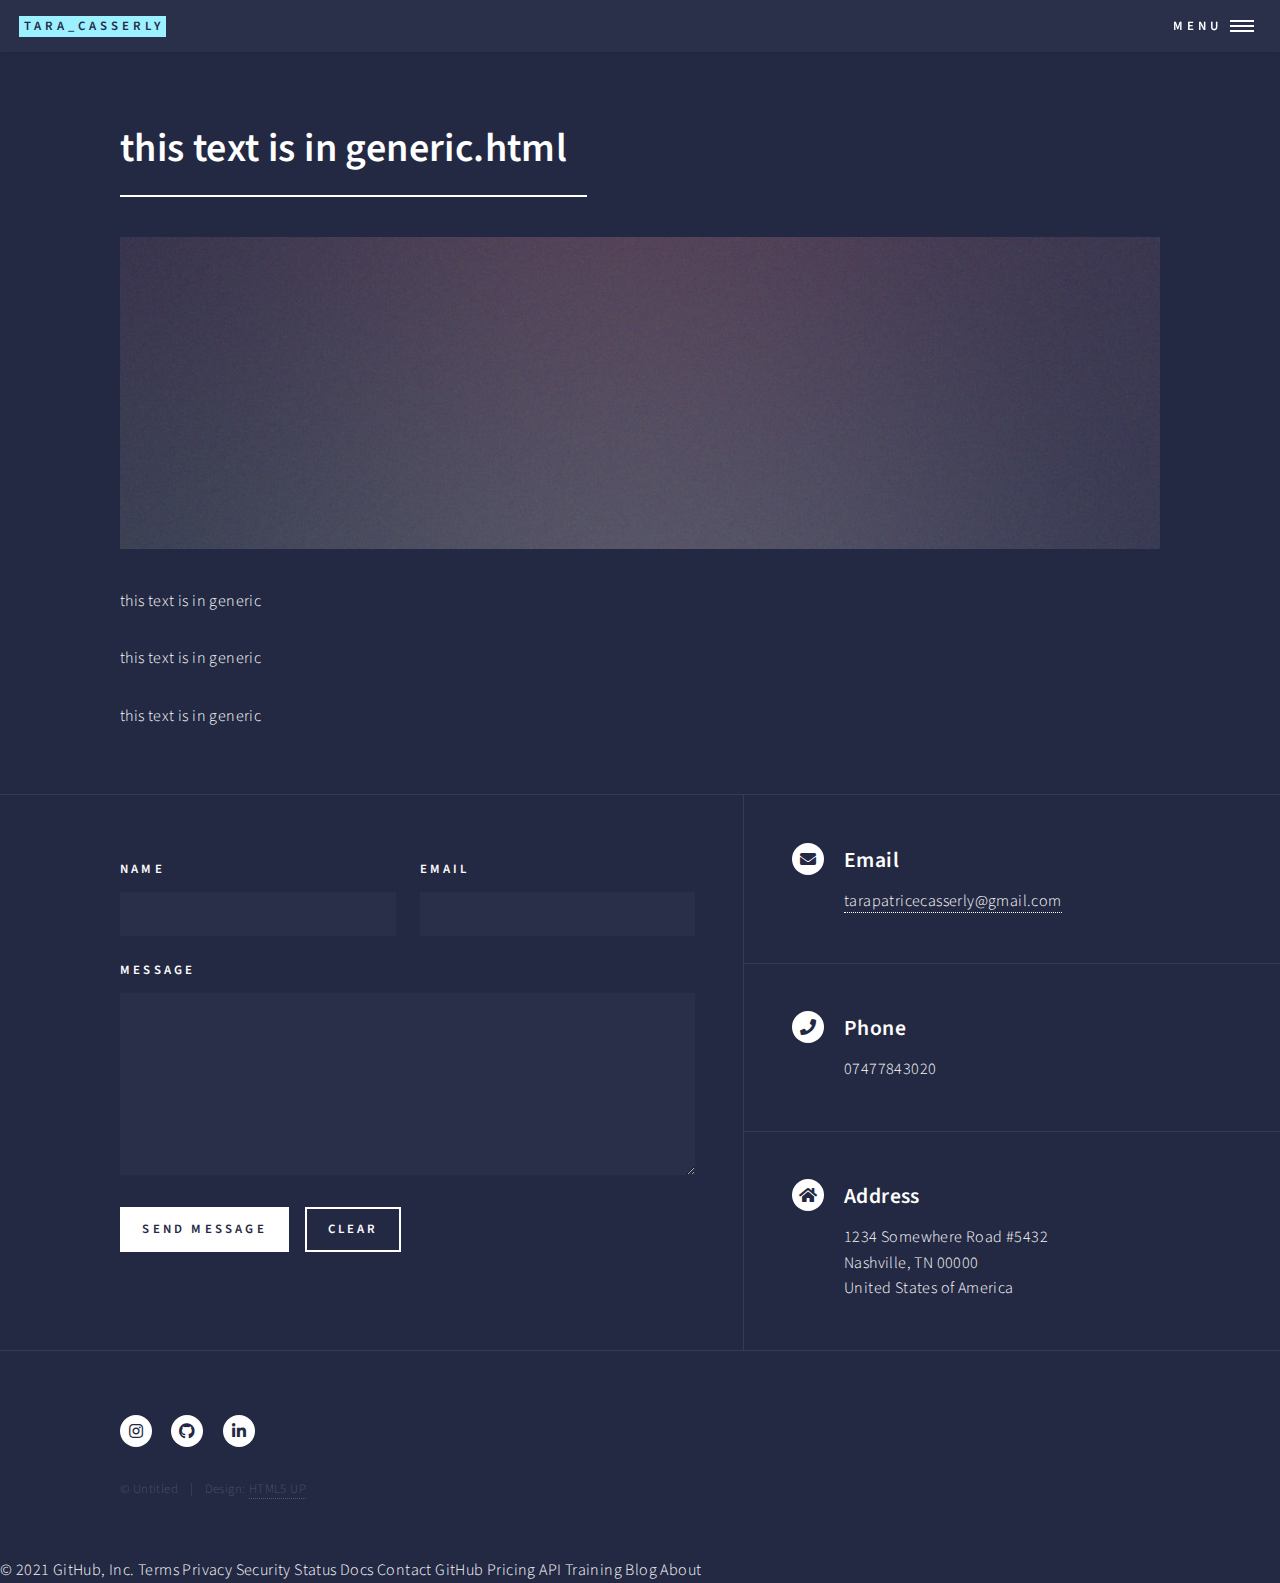
<file: moduletemplate.html>
<!DOCTYPE HTML>
<!--
-->
<html>
	<head>
		<title>Generic - Forty by HTML5 UP</title>
		<meta charset="utf-8" />
		<meta name="viewport" content="width=device-width, initial-scale=1, user-scalable=no" />
		<link rel="stylesheet" href="assets/css/main.css" />
		<noscript><link rel="stylesheet" href="assets/css/noscript.css" /></noscript>
	</head>
	<body class="is-preload">

		<!-- Wrapper -->
			<div id="wrapper">

				<!-- Header -->
					<header id="header">
						<a href="index.html" class="logo"><strong>tara_casserly</strong> <span></span></a>
						<nav>
							<a href="#menu">Menu</a>
						</nav>
					</header>

				<!-- Menu -->
					<nav id="menu">
						<ul class="links">
							<li><a href="index.html">Home</a></li>
							<li><a href="landing.html">Landing</a></li>
							<li><a href="generic.html">Generic</a></li>
							<li><a href="elements.html">Elements</a></li>
						</ul>
						<ul class="actions stacked">
							<li><a href="#" class="button primary fit">Get Started</a></li>
							<li><a href="#" class="button fit">Log In</a></li>
						</ul>
					</nav>

				<!-- Main -->
					<div id="main" class="alt">

						<!-- One -->
							<section id="one">
								<div class="inner">
									<header class="major">
										<h1>this text is in generic.html</h1>
									</header>
									<span class="image main"><img src="images/pic11.jpg" alt="" /></span>
									<p>this text is in generic</p>
									<p>this text is in generic</p>
									<p>this text is in generic</p>
								</div>
							</section>

					</div>

				<!-- Contact -->
					<section id="contact">
						<div class="inner">
							<section>
								<form method="post" action="#">
									<div class="fields">
										<div class="field half">
											<label for="name">Name</label>
											<input type="text" name="name" id="name" />
										</div>
										<div class="field half">
											<label for="email">Email</label>
											<input type="text" name="email" id="email" />
										</div>
										<div class="field">
											<label for="message">Message</label>
											<textarea name="message" id="message" rows="6"></textarea>
										</div>
									</div>
									<ul class="actions">
										<li><input type="submit" value="Send Message" class="primary" /></li>
										<li><input type="reset" value="Clear" /></li>
									</ul>
								</form>
							</section>
							<section class="split">
								<section>
									<div class="contact-method">
										<span class="icon solid alt fa-envelope"></span>
										<h3>Email</h3>
										<a href="#">tarapatricecasserly@gmail.com</a>
									</div>
								</section>
								<section>
									<div class="contact-method">
										<span class="icon solid alt fa-phone"></span>
										<h3>Phone</h3>
										<span>07477843020</span>
									</div>
								</section>
								<section>
									<div class="contact-method">
										<span class="icon solid alt fa-home"></span>
										<h3>Address</h3>
										<span>1234 Somewhere Road #5432<br />
										Nashville, TN 00000<br />
										United States of America</span>
									</div>
								</section>
							</section>
						</div>
					</section>

				<!-- Footer -->
					<footer id="footer">
						<div class="inner">
							<ul class="icons">
								<li><a href="https://www.instagram.com/taracasserly" class="icon brands alt fa-instagram"><span class="label">Instagram</span></a></li>
								<li><a href="https://github.com/taracasserly?tab=repositories" class="icon brands alt fa-github"><span class="label">GitHub</span></a></li>
								<li><a href="https://www.linkedin.com/in/tarapcasserly/" class="icon brands alt fa-linkedin-in"><span class="label">LinkedIn</span></a></li>
							</ul>
							<ul class="copyright">
								<li>&copy; Untitled</li><li>Design: <a href="https://html5up.net">HTML5 UP</a></li>
							</ul>
						</div>
					</footer>

			</div>

		<!-- Scripts -->
			<script src="assets/js/jquery.min.js"></script>
			<script src="assets/js/jquery.scrolly.min.js"></script>
			<script src="assets/js/jquery.scrollex.min.js"></script>
			<script src="assets/js/browser.min.js"></script>
			<script src="assets/js/breakpoints.min.js"></script>
			<script src="assets/js/util.js"></script>
			<script src="assets/js/main.js"></script>

	</body>
</html>
© 2021 GitHub, Inc.
Terms
Privacy
Security
Status
Docs
Contact GitHub
Pricing
API
Training
Blog
About
</file>
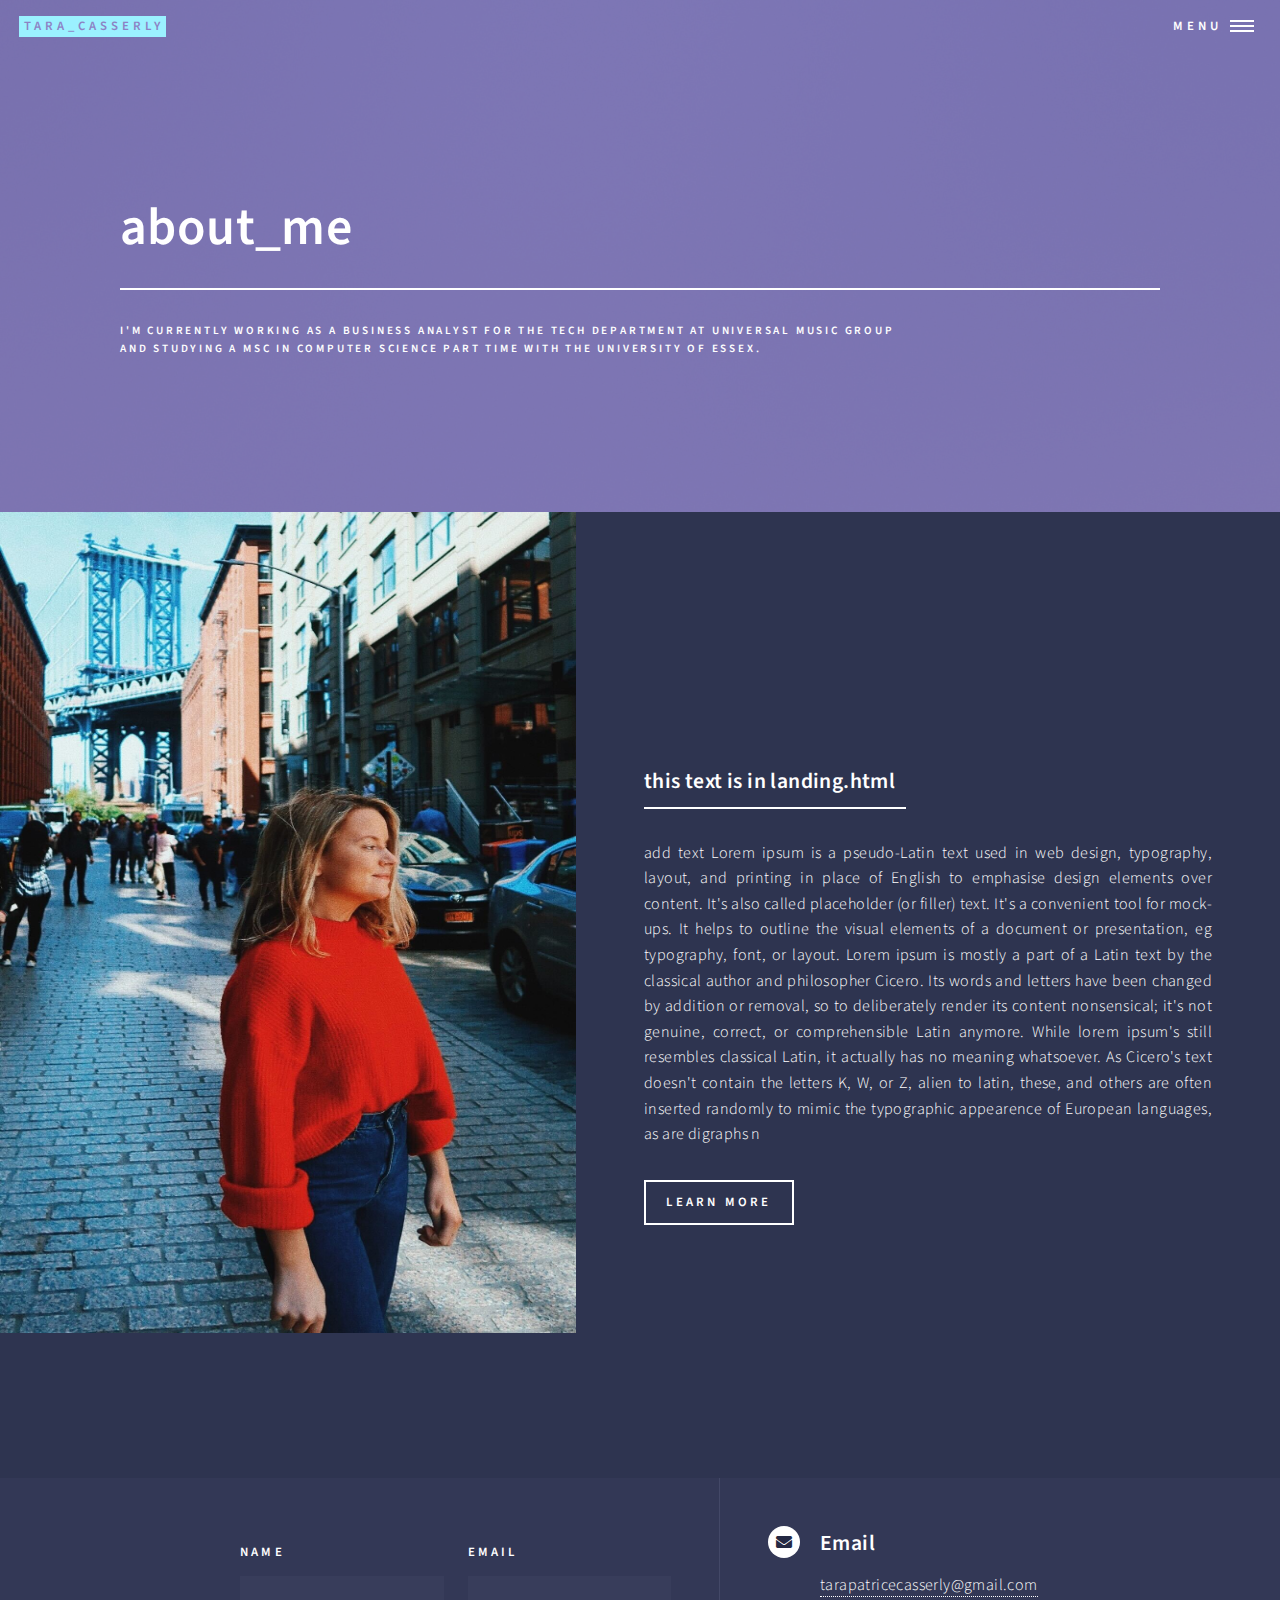
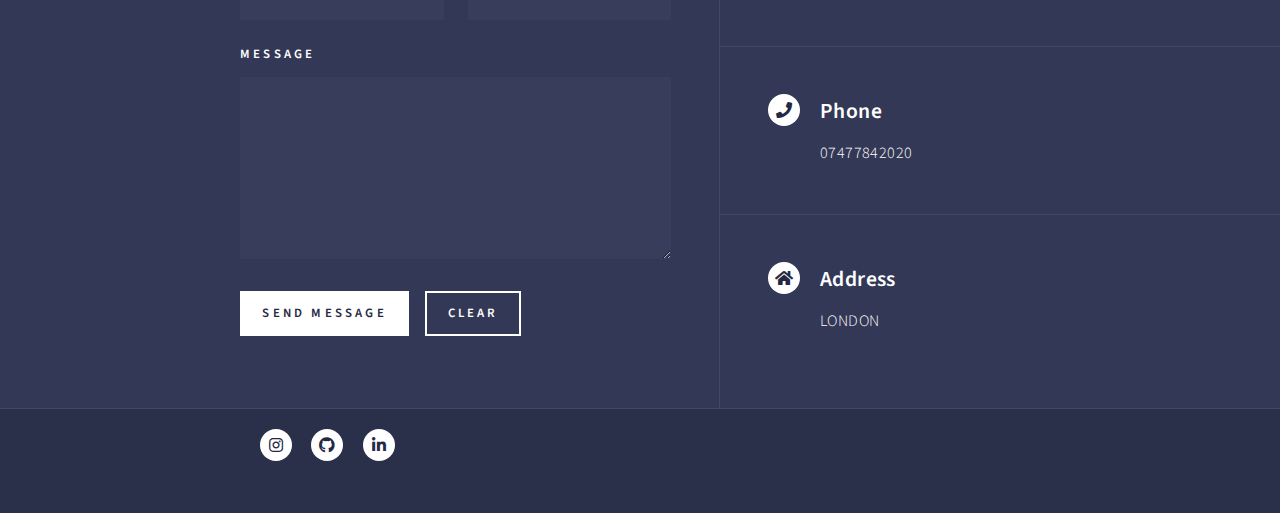
<file: moduletemplatetwo.html>
<!DOCTYPE HTML>
<!--
	
-->
<html>
	<head>
		<title>tara_casserly</title>
		<meta charset="utf-8" />
		<meta name="viewport" content="width=device-width, initial-scale=1, user-scalable=no" />
		<link rel="stylesheet" href="assets/css/main.css" />
		<noscript><link rel="stylesheet" href="assets/css/noscript.css" /></noscript>
	</head>
	<body class="is-preload">

		<!-- Wrapper -->
			<div id="wrapper">

				<!-- Header -->
				<!-- Note: The "styleN" class below should match that of the banner element. -->
					<header id="header" class="alt style2">
						<a href="index.html" class="logo"><strong>tara_casserly</strong> <span></span></a>
						<nav>
							<a href="#menu">Menu</a>
						</nav>
					</header>

				<!-- Menu -->
					<nav id="menu">
						<ul class="links">
							<li><a href="index.html">Home</a></li>
							<li><a href="landing.html">about me</a></li>
							<li><a href="generic.html">Generic</a></li>
							<li><a href="elements.html">Elements</a></li>
						</ul>
						<ul class="actions stacked">
							<li><a href="#" class="button primary fit">Get Started</a></li>
							<li><a href="#" class="button fit">Log In</a></li>
						</ul>
					</nav>

				<!-- Banner -->
				<!-- Note: The "styleN" class below should match that of the header element. -->
					<section id="banner" class="style2">
						<div class="inner">
							<span class="image">
								<img src="images/Image from iOS.jpg" alt="" />
							</span>
							<header class="major">
								<h1>about_me</h1>
							</header>
							<div class="content">
								<p>I'm currently working as a business analyst for the tech department at universal music group<br />
								and studying a msc in computer science part time with the university of essex.</p>
							</div>
						</div>
					</section>

				<!-- Main -->
					<div id="main">

						<!-- Two -->
							<section id="two" class="spotlights">
								<section>
									<a href="generic.html" class="image">
										<img src="images/profileimagetara.jpg" alt="" data-position="center center"
										     width="auto" 
   											height="85%" 
										     />
									</a>
									<div class="content">
										<div class="inner">
											<header class="major">
												<h3>this text is in landing.html</h3>
											</header>
											<p>add text Lorem ipsum is a pseudo-Latin text used in web design, typography, layout, and printing in place of English to emphasise design elements over content. It's also called placeholder (or filler) text. It's a convenient tool for mock-ups. It helps to outline the visual elements of a document or presentation, eg typography, font, or layout. Lorem ipsum is mostly a part of a Latin text by the classical author and philosopher Cicero. Its words and letters have been changed by addition or removal, so to deliberately render its content nonsensical; it's not genuine, correct, or comprehensible Latin anymore. While lorem ipsum's still resembles classical Latin, it actually has no meaning whatsoever. As Cicero's text doesn't contain the letters K, W, or Z, alien to latin, these, and others are often inserted randomly to mimic the typographic appearence of European languages, as are digraphs n</p>
											<ul class="actions">
												<li><a href="generic.html" class="button">Learn more</a></li>
											</ul>
										</div>
									</div>
								</section>

				<!-- Contact -->
					<section id="contact">
						<div class="inner">
							<section>
								<form method="post" action="#">
									<div class="fields">
										<div class="field half">
											<label for="name">Name</label>
											<input type="text" name="name" id="name" />
										</div>
										<div class="field half">
											<label for="email">Email</label>
											<input type="text" name="email" id="email" />
										</div>
										<div class="field">
											<label for="message">Message</label>
											<textarea name="message" id="message" rows="6"></textarea>
										</div>
									</div>
									<ul class="actions">
										<li><input type="submit" value="Send Message" class="primary" /></li>
										<li><input type="reset" value="Clear" /></li>
									</ul>
								</form>
							</section>
							<section class="split">
								<section>
									<div class="contact-method">
										<span class="icon solid alt fa-envelope"></span>
										<h3>Email</h3>
										<a href="#">tarapatricecasserly@gmail.com</a>
									</div>
								</section>
								<section>
									<div class="contact-method">
										<span class="icon solid alt fa-phone"></span>
										<h3>Phone</h3>
										<span>07477842020</span>
									</div>
								</section>
								<section>
									<div class="contact-method">
										<span class="icon solid alt fa-home"></span>
										<h3>Address</h3>
										<span>LONDON<br />
										<br />
										</span>
									</div>
								</section>
							</section>
						</div>
					</section>

				<!-- Footer -->
					<footer id="footer">
						<div class="inner">
							<ul class="icons">
								<li><a href="https://www.instagram.com/taracasserly/?hl=en" class="icon brands alt fa-instagram"><span class="label">Instagram</span></a></li>
								<li><a href="https://github.com/taracasserly" class="icon brands alt fa-github"><span class="label">GitHub</span></a></li>
								<li><a href="https://www.linkedin.com/in/tarapcasserly/" class="icon brands alt fa-linkedin-in"><span class="label">LinkedIn</span></a></li>
							</ul>
							<ul class="copyright">
							</ul>
						</div>
					</footer>

			</div>

		<!-- Scripts -->
			<script src="assets/js/jquery.min.js"></script>
			<script src="assets/js/jquery.scrolly.min.js"></script>
			<script src="assets/js/jquery.scrollex.min.js"></script>
			<script src="assets/js/browser.min.js"></script>
			<script src="assets/js/breakpoints.min.js"></script>
			<script src="assets/js/util.js"></script>
			<script src="assets/js/main.js"></script>

	</body>
</html>
</file>
<file: assets/css/noscript.css>
/*
	Forty by HTML5 UP
	html5up.net | @ajlkn
	Free for personal and commercial use under the CCA 3.0 license (html5up.net/license)
*/

/* Banner */

	body.is-preload #banner:after {
		opacity: 0.85;
	}

	body.is-preload #banner > .inner {
		-moz-filter: none;
		-webkit-filter: none;
		-ms-filter: none;
		filter: none;
		-moz-transform: none;
		-webkit-transform: none;
		-ms-transform: none;
		transform: none;
		opacity: 1;
	}
</file>
<file: assets/css/main.css>
@import url(fontawesome-all.min.css);
@import url("https://fonts.googleapis.com/css?family=Source+Sans+Pro:300,300italic,600,600italic");

/*
	Forty by HTML5 UP
	html5up.net | @ajlkn
	Free for personal and commercial use under the CCA 3.0 license (html5up.net/license)
*/

html, body, div, span, applet, object,
iframe, h1, h2, h3, h4, h5, h6, p, blockquote,
pre, a, abbr, acronym, address, big, cite,
code, del, dfn, em, img, ins, kbd, q, s, samp,
small, strike, strong, sub, sup, tt, var, b,
u, i, center, dl, dt, dd, ol, ul, li, fieldset,
form, label, legend, table, caption, tbody,
tfoot, thead, tr, th, td, article, aside,
canvas, details, embed, figure, figcaption,
footer, header, hgroup, menu, nav, output, ruby,
section, summary, time, mark, audio, video {
	margin: 0;
	padding: 0;
	border: 0;
	font-size: 100%;
	font: inherit;
	vertical-align: baseline;}

article, aside, details, figcaption, figure,
footer, header, hgroup, menu, nav, section {
	display: block;}

body {
	line-height: 1;
}

ol, ul {
	list-style: none;
}

blockquote, q {
	quotes: none;
}

	blockquote:before, blockquote:after, q:before, q:after {
		content: '';
		content: none;
	}

table {
	border-collapse: collapse;
	border-spacing: 0;
}

body {
	-webkit-text-size-adjust: none;
}

mark {
	background-color: transparent;
	color: inherit;
}

input::-moz-focus-inner {
	border: 0;
	padding: 0;
}

input, select, textarea {
	-moz-appearance: none;
	-webkit-appearance: none;
	-ms-appearance: none;
	appearance: none;
}

/* Basic */

	@-ms-viewport {
		width: device-width;
	}

	body {
		-ms-overflow-style: scrollbar;
	}

	@media screen and (max-width: 480px) {

		html, body {
			min-width: 320px;
		}

	}

	html {
		box-sizing: border-box;
	}

	*, *:before, *:after {
		box-sizing: inherit;
	}

	body {
		background: #242943;
	}

		body.is-preload *, body.is-preload *:before, body.is-preload *:after {
			-moz-animation: none !important;
			-webkit-animation: none !important;
			-ms-animation: none !important;
			animation: none !important;
			-moz-transition: none !important;
			-webkit-transition: none !important;
			-ms-transition: none !important;
			transition: none !important;
		}

/* Type */

	body, input, select, textarea {
		color: #ffffff;
		font-family: "Source Sans Pro", Helvetica, sans-serif;
		font-size: 17pt;
		font-weight: 300;
		letter-spacing: 0.025em;
		line-height: 1.65;
	}

		@media screen and (max-width: 1680px) {

			body, input, select, textarea {
				font-size: 14pt;
			}

		}

		@media screen and (max-width: 1280px) {

			body, input, select, textarea {
				font-size: 12pt;
			}

		}

		@media screen and (max-width: 360px) {

			body, input, select, textarea {
				font-size: 11pt;
			}

		}

	a {
		-moz-transition: color 0.2s ease-in-out, border-bottom-color 0.2s ease-in-out;
		-webkit-transition: color 0.2s ease-in-out, border-bottom-color 0.2s ease-in-out;
		-ms-transition: color 0.2s ease-in-out, border-bottom-color 0.2s ease-in-out;
		transition: color 0.2s ease-in-out, border-bottom-color 0.2s ease-in-out;
		border-bottom: dotted 1px;
		color: inherit;
		text-decoration: none;
	}

		a:hover {
			border-bottom-color: transparent;
			color: #9bf1ff !important;
		}

		a:active {
			color: #53e3fb !important;
		}

	strong, b {
		color: #ffffff;
		font-weight: 600;
	}

	em, i {
		font-style: italic;
	}

	p {
		margin: 0 0 2em 0;
	}

	h1, h2, h3, h4, h5, h6 {
		color: #ffffff;
		font-weight: 600;
		line-height: 1.65;
		margin: 0 0 1em 0;
	}

		h1 a, h2 a, h3 a, h4 a, h5 a, h6 a {
			color: inherit;
			border-bottom: 0;
		}

	h1 {
		font-size: 2.5em;
	}

	h2 {
		font-size: 1.75em;
	}

	h3 {
		font-size: 1.35em;
	}

	h4 {
		font-size: 1.1em;
	}

	h5 {
		font-size: 0.9em;
	}

	h6 {
		font-size: 0.7em;
	}

	@media screen and (max-width: 736px) {

		h1 {
			font-size: 2em;
		}

		h2 {
			font-size: 1.5em;
		}

		h3 {
			font-size: 1.25em;
		}

	}

	sub {
		font-size: 0.8em;
		position: relative;
		top: 0.5em;
	}

	sup {
		font-size: 0.8em;
		position: relative;
		top: -0.5em;
	}

	blockquote {
		border-left: solid 4px rgba(212, 212, 255, 0.1);
		font-style: italic;
		margin: 0 0 2em 0;
		padding: 0.5em 0 0.5em 2em;
	}

	code {
		background: rgba(212, 212, 255, 0.035);
		font-family: "Courier New", monospace;
		font-size: 0.9em;
		margin: 0 0.25em;
		padding: 0.25em 0.65em;
	}

	pre {
		-webkit-overflow-scrolling: touch;
		font-family: "Courier New", monospace;
		font-size: 0.9em;
		margin: 0 0 2em 0;
	}

		pre code {
			display: block;
			line-height: 1.75;
			padding: 1em 1.5em;
			overflow-x: auto;
		}

	hr {
		border: 0;
		border-bottom: solid 1px rgba(212, 212, 255, 0.1);
		margin: 2em 0;
	}

		hr.major {
			margin: 3em 0;
		}

	.align-left {
		text-align: left;
	}

	.align-center {
		text-align: center;
	}

	.align-right {
		text-align: right;
	}

/* Row */

	.row {
		display: flex;
		flex-wrap: wrap;
		box-sizing: border-box;
		align-items: stretch;
	}

		.row > * {
			box-sizing: border-box;
		}

		.row.gtr-uniform > * > :last-child {
			margin-bottom: 0;
		}

		.row.aln-left {
			justify-content: flex-start;
		}

		.row.aln-center {
			justify-content: center;
		}

		.row.aln-right {
			justify-content: flex-end;
		}

		.row.aln-top {
			align-items: flex-start;
		}

		.row.aln-middle {
			align-items: center;
		}

		.row.aln-bottom {
			align-items: flex-end;
		}

		.row > .imp {
			order: -1;
		}

		.row > .col-1 {
			width: 8.33333%;
		}

		.row > .off-1 {
			margin-left: 8.33333%;
		}

		.row > .col-2 {
			width: 16.66667%;
		}

		.row > .off-2 {
			margin-left: 16.66667%;
		}

		.row > .col-3 {
			width: 25%;
		}

		.row > .off-3 {
			margin-left: 25%;
		}

		.row > .col-4 {
			width: 33.33333%;
		}

		.row > .off-4 {
			margin-left: 33.33333%;
		}

		.row > .col-5 {
			width: 41.66667%;
		}

		.row > .off-5 {
			margin-left: 41.66667%;
		}

		.row > .col-6 {
			width: 50%;
		}

		.row > .off-6 {
			margin-left: 50%;
		}

		.row > .col-7 {
			width: 58.33333%;
		}

		.row > .off-7 {
			margin-left: 58.33333%;
		}

		.row > .col-8 {
			width: 66.66667%;
		}

		.row > .off-8 {
			margin-left: 66.66667%;
		}

		.row > .col-9 {
			width: 75%;
		}

		.row > .off-9 {
			margin-left: 75%;
		}

		.row > .col-10 {
			width: 83.33333%;
		}

		.row > .off-10 {
			margin-left: 83.33333%;
		}

		.row > .col-11 {
			width: 91.66667%;
		}

		.row > .off-11 {
			margin-left: 91.66667%;
		}

		.row > .col-12 {
			width: 100%;
		}

		.row > .off-12 {
			margin-left: 100%;
		}

		.row.gtr-0 {
			margin-top: 0;
			margin-left: 0em;
		}

			.row.gtr-0 > * {
				padding: 0 0 0 0em;
			}

			.row.gtr-0.gtr-uniform {
				margin-top: 0em;
			}

				.row.gtr-0.gtr-uniform > * {
					padding-top: 0em;
				}

		.row.gtr-25 {
			margin-top: 0;
			margin-left: -0.5em;
		}

			.row.gtr-25 > * {
				padding: 0 0 0 0.5em;
			}

			.row.gtr-25.gtr-uniform {
				margin-top: -0.5em;
			}

				.row.gtr-25.gtr-uniform > * {
					padding-top: 0.5em;
				}

		.row.gtr-50 {
			margin-top: 0;
			margin-left: -1em;
		}

			.row.gtr-50 > * {
				padding: 0 0 0 1em;
			}

			.row.gtr-50.gtr-uniform {
				margin-top: -1em;
			}

				.row.gtr-50.gtr-uniform > * {
					padding-top: 1em;
				}

		.row {
			margin-top: 0;
			margin-left: -2em;
		}

			.row > * {
				padding: 0 0 0 2em;
			}

			.row.gtr-uniform {
				margin-top: -2em;
			}

				.row.gtr-uniform > * {
					padding-top: 2em;
				}

		.row.gtr-150 {
			margin-top: 0;
			margin-left: -3em;
		}

			.row.gtr-150 > * {
				padding: 0 0 0 3em;
			}

			.row.gtr-150.gtr-uniform {
				margin-top: -3em;
			}

				.row.gtr-150.gtr-uniform > * {
					padding-top: 3em;
				}

		.row.gtr-200 {
			margin-top: 0;
			margin-left: -4em;
		}

			.row.gtr-200 > * {
				padding: 0 0 0 4em;
			}

			.row.gtr-200.gtr-uniform {
				margin-top: -4em;
			}

				.row.gtr-200.gtr-uniform > * {
					padding-top: 4em;
				}

		@media screen and (max-width: 1680px) {

			.row {
				display: flex;
				flex-wrap: wrap;
				box-sizing: border-box;
				align-items: stretch;
			}

				.row > * {
					box-sizing: border-box;
				}

				.row.gtr-uniform > * > :last-child {
					margin-bottom: 0;
				}

				.row.aln-left {
					justify-content: flex-start;
				}

				.row.aln-center {
					justify-content: center;
				}

				.row.aln-right {
					justify-content: flex-end;
				}

				.row.aln-top {
					align-items: flex-start;
				}

				.row.aln-middle {
					align-items: center;
				}

				.row.aln-bottom {
					align-items: flex-end;
				}

				.row > .imp-xlarge {
					order: -1;
				}

				.row > .col-1-xlarge {
					width: 8.33333%;
				}

				.row > .off-1-xlarge {
					margin-left: 8.33333%;
				}

				.row > .col-2-xlarge {
					width: 16.66667%;
				}

				.row > .off-2-xlarge {
					margin-left: 16.66667%;
				}

				.row > .col-3-xlarge {
					width: 25%;
				}

				.row > .off-3-xlarge {
					margin-left: 25%;
				}

				.row > .col-4-xlarge {
					width: 33.33333%;
				}

				.row > .off-4-xlarge {
					margin-left: 33.33333%;
				}

				.row > .col-5-xlarge {
					width: 41.66667%;
				}

				.row > .off-5-xlarge {
					margin-left: 41.66667%;
				}

				.row > .col-6-xlarge {
					width: 50%;
				}

				.row > .off-6-xlarge {
					margin-left: 50%;
				}

				.row > .col-7-xlarge {
					width: 58.33333%;
				}

				.row > .off-7-xlarge {
					margin-left: 58.33333%;
				}

				.row > .col-8-xlarge {
					width: 66.66667%;
				}

				.row > .off-8-xlarge {
					margin-left: 66.66667%;
				}

				.row > .col-9-xlarge {
					width: 75%;
				}

				.row > .off-9-xlarge {
					margin-left: 75%;
				}

				.row > .col-10-xlarge {
					width: 83.33333%;
				}

				.row > .off-10-xlarge {
					margin-left: 83.33333%;
				}

				.row > .col-11-xlarge {
					width: 91.66667%;
				}

				.row > .off-11-xlarge {
					margin-left: 91.66667%;
				}

				.row > .col-12-xlarge {
					width: 100%;
				}

				.row > .off-12-xlarge {
					margin-left: 100%;
				}

				.row.gtr-0 {
					margin-top: 0;
					margin-left: 0em;
				}

					.row.gtr-0 > * {
						padding: 0 0 0 0em;
					}

					.row.gtr-0.gtr-uniform {
						margin-top: 0em;
					}

						.row.gtr-0.gtr-uniform > * {
							padding-top: 0em;
						}

				.row.gtr-25 {
					margin-top: 0;
					margin-left: -0.5em;
				}

					.row.gtr-25 > * {
						padding: 0 0 0 0.5em;
					}

					.row.gtr-25.gtr-uniform {
						margin-top: -0.5em;
					}

						.row.gtr-25.gtr-uniform > * {
							padding-top: 0.5em;
						}

				.row.gtr-50 {
					margin-top: 0;
					margin-left: -1em;
				}

					.row.gtr-50 > * {
						padding: 0 0 0 1em;
					}

					.row.gtr-50.gtr-uniform {
						margin-top: -1em;
					}

						.row.gtr-50.gtr-uniform > * {
							padding-top: 1em;
						}

				.row {
					margin-top: 0;
					margin-left: -2em;
				}

					.row > * {
						padding: 0 0 0 2em;
					}

					.row.gtr-uniform {
						margin-top: -2em;
					}

						.row.gtr-uniform > * {
							padding-top: 2em;
						}

				.row.gtr-150 {
					margin-top: 0;
					margin-left: -3em;
				}

					.row.gtr-150 > * {
						padding: 0 0 0 3em;
					}

					.row.gtr-150.gtr-uniform {
						margin-top: -3em;
					}

						.row.gtr-150.gtr-uniform > * {
							padding-top: 3em;
						}

				.row.gtr-200 {
					margin-top: 0;
					margin-left: -4em;
				}

					.row.gtr-200 > * {
						padding: 0 0 0 4em;
					}

					.row.gtr-200.gtr-uniform {
						margin-top: -4em;
					}

						.row.gtr-200.gtr-uniform > * {
							padding-top: 4em;
						}

		}

		@media screen and (max-width: 1280px) {

			.row {
				display: flex;
				flex-wrap: wrap;
				box-sizing: border-box;
				align-items: stretch;
			}

				.row > * {
					box-sizing: border-box;
				}

				.row.gtr-uniform > * > :last-child {
					margin-bottom: 0;
				}

				.row.aln-left {
					justify-content: flex-start;
				}

				.row.aln-center {
					justify-content: center;
				}

				.row.aln-right {
					justify-content: flex-end;
				}

				.row.aln-top {
					align-items: flex-start;
				}

				.row.aln-middle {
					align-items: center;
				}

				.row.aln-bottom {
					align-items: flex-end;
				}

				.row > .imp-large {
					order: -1;
				}

				.row > .col-1-large {
					width: 8.33333%;
				}

				.row > .off-1-large {
					margin-left: 8.33333%;
				}

				.row > .col-2-large {
					width: 16.66667%;
				}

				.row > .off-2-large {
					margin-left: 16.66667%;
				}

				.row > .col-3-large {
					width: 25%;
				}

				.row > .off-3-large {
					margin-left: 25%;
				}

				.row > .col-4-large {
					width: 33.33333%;
				}

				.row > .off-4-large {
					margin-left: 33.33333%;
				}

				.row > .col-5-large {
					width: 41.66667%;
				}

				.row > .off-5-large {
					margin-left: 41.66667%;
				}

				.row > .col-6-large {
					width: 50%;
				}

				.row > .off-6-large {
					margin-left: 50%;
				}

				.row > .col-7-large {
					width: 58.33333%;
				}

				.row > .off-7-large {
					margin-left: 58.33333%;
				}

				.row > .col-8-large {
					width: 66.66667%;
				}

				.row > .off-8-large {
					margin-left: 66.66667%;
				}

				.row > .col-9-large {
					width: 75%;
				}

				.row > .off-9-large {
					margin-left: 75%;
				}

				.row > .col-10-large {
					width: 83.33333%;
				}

				.row > .off-10-large {
					margin-left: 83.33333%;
				}

				.row > .col-11-large {
					width: 91.66667%;
				}

				.row > .off-11-large {
					margin-left: 91.66667%;
				}

				.row > .col-12-large {
					width: 100%;
				}

				.row > .off-12-large {
					margin-left: 100%;
				}

				.row.gtr-0 {
					margin-top: 0;
					margin-left: 0em;
				}

					.row.gtr-0 > * {
						padding: 0 0 0 0em;
					}

					.row.gtr-0.gtr-uniform {
						margin-top: 0em;
					}

						.row.gtr-0.gtr-uniform > * {
							padding-top: 0em;
						}

				.row.gtr-25 {
					margin-top: 0;
					margin-left: -0.375em;
				}

					.row.gtr-25 > * {
						padding: 0 0 0 0.375em;
					}

					.row.gtr-25.gtr-uniform {
						margin-top: -0.375em;
					}

						.row.gtr-25.gtr-uniform > * {
							padding-top: 0.375em;
						}

				.row.gtr-50 {
					margin-top: 0;
					margin-left: -0.75em;
				}

					.row.gtr-50 > * {
						padding: 0 0 0 0.75em;
					}

					.row.gtr-50.gtr-uniform {
						margin-top: -0.75em;
					}

						.row.gtr-50.gtr-uniform > * {
							padding-top: 0.75em;
						}

				.row {
					margin-top: 0;
					margin-left: -1.5em;
				}

					.row > * {
						padding: 0 0 0 1.5em;
					}

					.row.gtr-uniform {
						margin-top: -1.5em;
					}

						.row.gtr-uniform > * {
							padding-top: 1.5em;
						}

				.row.gtr-150 {
					margin-top: 0;
					margin-left: -2.25em;
				}

					.row.gtr-150 > * {
						padding: 0 0 0 2.25em;
					}

					.row.gtr-150.gtr-uniform {
						margin-top: -2.25em;
					}

						.row.gtr-150.gtr-uniform > * {
							padding-top: 2.25em;
						}

				.row.gtr-200 {
					margin-top: 0;
					margin-left: -3em;
				}

					.row.gtr-200 > * {
						padding: 0 0 0 3em;
					}

					.row.gtr-200.gtr-uniform {
						margin-top: -3em;
					}

						.row.gtr-200.gtr-uniform > * {
							padding-top: 3em;
						}

		}

		@media screen and (max-width: 980px) {

			.row {
				display: flex;
				flex-wrap: wrap;
				box-sizing: border-box;
				align-items: stretch;
			}

				.row > * {
					box-sizing: border-box;
				}

				.row.gtr-uniform > * > :last-child {
					margin-bottom: 0;
				}

				.row.aln-left {
					justify-content: flex-start;
				}

				.row.aln-center {
					justify-content: center;
				}

				.row.aln-right {
					justify-content: flex-end;
				}

				.row.aln-top {
					align-items: flex-start;
				}

				.row.aln-middle {
					align-items: center;
				}

				.row.aln-bottom {
					align-items: flex-end;
				}

				.row > .imp-medium {
					order: -1;
				}

				.row > .col-1-medium {
					width: 8.33333%;
				}

				.row > .off-1-medium {
					margin-left: 8.33333%;
				}

				.row > .col-2-medium {
					width: 16.66667%;
				}

				.row > .off-2-medium {
					margin-left: 16.66667%;
				}

				.row > .col-3-medium {
					width: 25%;
				}

				.row > .off-3-medium {
					margin-left: 25%;
				}

				.row > .col-4-medium {
					width: 33.33333%;
				}

				.row > .off-4-medium {
					margin-left: 33.33333%;
				}

				.row > .col-5-medium {
					width: 41.66667%;
				}

				.row > .off-5-medium {
					margin-left: 41.66667%;
				}

				.row > .col-6-medium {
					width: 50%;
				}

				.row > .off-6-medium {
					margin-left: 50%;
				}

				.row > .col-7-medium {
					width: 58.33333%;
				}

				.row > .off-7-medium {
					margin-left: 58.33333%;
				}

				.row > .col-8-medium {
					width: 66.66667%;
				}

				.row > .off-8-medium {
					margin-left: 66.66667%;
				}

				.row > .col-9-medium {
					width: 75%;
				}

				.row > .off-9-medium {
					margin-left: 75%;
				}

				.row > .col-10-medium {
					width: 83.33333%;
				}

				.row > .off-10-medium {
					margin-left: 83.33333%;
				}

				.row > .col-11-medium {
					width: 91.66667%;
				}

				.row > .off-11-medium {
					margin-left: 91.66667%;
				}

				.row > .col-12-medium {
					width: 100%;
				}

				.row > .off-12-medium {
					margin-left: 100%;
				}

				.row.gtr-0 {
					margin-top: 0;
					margin-left: 0em;
				}

					.row.gtr-0 > * {
						padding: 0 0 0 0em;
					}

					.row.gtr-0.gtr-uniform {
						margin-top: 0em;
					}

						.row.gtr-0.gtr-uniform > * {
							padding-top: 0em;
						}

				.row.gtr-25 {
					margin-top: 0;
					margin-left: -0.375em;
				}

					.row.gtr-25 > * {
						padding: 0 0 0 0.375em;
					}

					.row.gtr-25.gtr-uniform {
						margin-top: -0.375em;
					}

						.row.gtr-25.gtr-uniform > * {
							padding-top: 0.375em;
						}

				.row.gtr-50 {
					margin-top: 0;
					margin-left: -0.75em;
				}

					.row.gtr-50 > * {
						padding: 0 0 0 0.75em;
					}

					.row.gtr-50.gtr-uniform {
						margin-top: -0.75em;
					}

						.row.gtr-50.gtr-uniform > * {
							padding-top: 0.75em;
						}

				.row {
					margin-top: 0;
					margin-left: -1.5em;
				}

					.row > * {
						padding: 0 0 0 1.5em;
					}

					.row.gtr-uniform {
						margin-top: -1.5em;
					}

						.row.gtr-uniform > * {
							padding-top: 1.5em;
						}

				.row.gtr-150 {
					margin-top: 0;
					margin-left: -2.25em;
				}

					.row.gtr-150 > * {
						padding: 0 0 0 2.25em;
					}

					.row.gtr-150.gtr-uniform {
						margin-top: -2.25em;
					}

						.row.gtr-150.gtr-uniform > * {
							padding-top: 2.25em;
						}

				.row.gtr-200 {
					margin-top: 0;
					margin-left: -3em;
				}

					.row.gtr-200 > * {
						padding: 0 0 0 3em;
					}

					.row.gtr-200.gtr-uniform {
						margin-top: -3em;
					}

						.row.gtr-200.gtr-uniform > * {
							padding-top: 3em;
						}

		}

		@media screen and (max-width: 736px) {

			.row {
				display: flex;
				flex-wrap: wrap;
				box-sizing: border-box;
				align-items: stretch;
			}

				.row > * {
					box-sizing: border-box;
				}

				.row.gtr-uniform > * > :last-child {
					margin-bottom: 0;
				}

				.row.aln-left {
					justify-content: flex-start;
				}

				.row.aln-center {
					justify-content: center;
				}

				.row.aln-right {
					justify-content: flex-end;
				}

				.row.aln-top {
					align-items: flex-start;
				}

				.row.aln-middle {
					align-items: center;
				}

				.row.aln-bottom {
					align-items: flex-end;
				}

				.row > .imp-small {
					order: -1;
				}

				.row > .col-1-small {
					width: 8.33333%;
				}

				.row > .off-1-small {
					margin-left: 8.33333%;
				}

				.row > .col-2-small {
					width: 16.66667%;
				}

				.row > .off-2-small {
					margin-left: 16.66667%;
				}

				.row > .col-3-small {
					width: 25%;
				}

				.row > .off-3-small {
					margin-left: 25%;
				}

				.row > .col-4-small {
					width: 33.33333%;
				}

				.row > .off-4-small {
					margin-left: 33.33333%;
				}

				.row > .col-5-small {
					width: 41.66667%;
				}

				.row > .off-5-small {
					margin-left: 41.66667%;
				}

				.row > .col-6-small {
					width: 50%;
				}

				.row > .off-6-small {
					margin-left: 50%;
				}

				.row > .col-7-small {
					width: 58.33333%;
				}

				.row > .off-7-small {
					margin-left: 58.33333%;
				}

				.row > .col-8-small {
					width: 66.66667%;
				}

				.row > .off-8-small {
					margin-left: 66.66667%;
				}

				.row > .col-9-small {
					width: 75%;
				}

				.row > .off-9-small {
					margin-left: 75%;
				}

				.row > .col-10-small {
					width: 83.33333%;
				}

				.row > .off-10-small {
					margin-left: 83.33333%;
				}

				.row > .col-11-small {
					width: 91.66667%;
				}

				.row > .off-11-small {
					margin-left: 91.66667%;
				}

				.row > .col-12-small {
					width: 100%;
				}

				.row > .off-12-small {
					margin-left: 100%;
				}

				.row.gtr-0 {
					margin-top: 0;
					margin-left: 0em;
				}

					.row.gtr-0 > * {
						padding: 0 0 0 0em;
					}

					.row.gtr-0.gtr-uniform {
						margin-top: 0em;
					}

						.row.gtr-0.gtr-uniform > * {
							padding-top: 0em;
						}

				.row.gtr-25 {
					margin-top: 0;
					margin-left: -0.3125em;
				}

					.row.gtr-25 > * {
						padding: 0 0 0 0.3125em;
					}

					.row.gtr-25.gtr-uniform {
						margin-top: -0.3125em;
					}

						.row.gtr-25.gtr-uniform > * {
							padding-top: 0.3125em;
						}

				.row.gtr-50 {
					margin-top: 0;
					margin-left: -0.625em;
				}

					.row.gtr-50 > * {
						padding: 0 0 0 0.625em;
					}

					.row.gtr-50.gtr-uniform {
						margin-top: -0.625em;
					}

						.row.gtr-50.gtr-uniform > * {
							padding-top: 0.625em;
						}

				.row {
					margin-top: 0;
					margin-left: -1.25em;
				}

					.row > * {
						padding: 0 0 0 1.25em;
					}

					.row.gtr-uniform {
						margin-top: -1.25em;
					}

						.row.gtr-uniform > * {
							padding-top: 1.25em;
						}

				.row.gtr-150 {
					margin-top: 0;
					margin-left: -1.875em;
				}

					.row.gtr-150 > * {
						padding: 0 0 0 1.875em;
					}

					.row.gtr-150.gtr-uniform {
						margin-top: -1.875em;
					}

						.row.gtr-150.gtr-uniform > * {
							padding-top: 1.875em;
						}

				.row.gtr-200 {
					margin-top: 0;
					margin-left: -2.5em;
				}

					.row.gtr-200 > * {
						padding: 0 0 0 2.5em;
					}

					.row.gtr-200.gtr-uniform {
						margin-top: -2.5em;
					}

						.row.gtr-200.gtr-uniform > * {
							padding-top: 2.5em;
						}

		}

		@media screen and (max-width: 480px) {

			.row {
				display: flex;
				flex-wrap: wrap;
				box-sizing: border-box;
				align-items: stretch;
			}

				.row > * {
					box-sizing: border-box;
				}

				.row.gtr-uniform > * > :last-child {
					margin-bottom: 0;
				}

				.row.aln-left {
					justify-content: flex-start;
				}

				.row.aln-center {
					justify-content: center;
				}

				.row.aln-right {
					justify-content: flex-end;
				}

				.row.aln-top {
					align-items: flex-start;
				}

				.row.aln-middle {
					align-items: center;
				}

				.row.aln-bottom {
					align-items: flex-end;
				}

				.row > .imp-xsmall {
					order: -1;
				}

				.row > .col-1-xsmall {
					width: 8.33333%;
				}

				.row > .off-1-xsmall {
					margin-left: 8.33333%;
				}

				.row > .col-2-xsmall {
					width: 16.66667%;
				}

				.row > .off-2-xsmall {
					margin-left: 16.66667%;
				}

				.row > .col-3-xsmall {
					width: 25%;
				}

				.row > .off-3-xsmall {
					margin-left: 25%;
				}

				.row > .col-4-xsmall {
					width: 33.33333%;
				}

				.row > .off-4-xsmall {
					margin-left: 33.33333%;
				}

				.row > .col-5-xsmall {
					width: 41.66667%;
				}

				.row > .off-5-xsmall {
					margin-left: 41.66667%;
				}

				.row > .col-6-xsmall {
					width: 50%;
				}

				.row > .off-6-xsmall {
					margin-left: 50%;
				}

				.row > .col-7-xsmall {
					width: 58.33333%;
				}

				.row > .off-7-xsmall {
					margin-left: 58.33333%;
				}

				.row > .col-8-xsmall {
					width: 66.66667%;
				}

				.row > .off-8-xsmall {
					margin-left: 66.66667%;
				}

				.row > .col-9-xsmall {
					width: 75%;
				}

				.row > .off-9-xsmall {
					margin-left: 75%;
				}

				.row > .col-10-xsmall {
					width: 83.33333%;
				}

				.row > .off-10-xsmall {
					margin-left: 83.33333%;
				}

				.row > .col-11-xsmall {
					width: 91.66667%;
				}

				.row > .off-11-xsmall {
					margin-left: 91.66667%;
				}

				.row > .col-12-xsmall {
					width: 100%;
				}

				.row > .off-12-xsmall {
					margin-left: 100%;
				}

				.row.gtr-0 {
					margin-top: 0;
					margin-left: 0em;
				}

					.row.gtr-0 > * {
						padding: 0 0 0 0em;
					}

					.row.gtr-0.gtr-uniform {
						margin-top: 0em;
					}

						.row.gtr-0.gtr-uniform > * {
							padding-top: 0em;
						}

				.row.gtr-25 {
					margin-top: 0;
					margin-left: -0.3125em;
				}

					.row.gtr-25 > * {
						padding: 0 0 0 0.3125em;
					}

					.row.gtr-25.gtr-uniform {
						margin-top: -0.3125em;
					}

						.row.gtr-25.gtr-uniform > * {
							padding-top: 0.3125em;
						}

				.row.gtr-50 {
					margin-top: 0;
					margin-left: -0.625em;
				}

					.row.gtr-50 > * {
						padding: 0 0 0 0.625em;
					}

					.row.gtr-50.gtr-uniform {
						margin-top: -0.625em;
					}

						.row.gtr-50.gtr-uniform > * {
							padding-top: 0.625em;
						}

				.row {
					margin-top: 0;
					margin-left: -1.25em;
				}

					.row > * {
						padding: 0 0 0 1.25em;
					}

					.row.gtr-uniform {
						margin-top: -1.25em;
					}

						.row.gtr-uniform > * {
							padding-top: 1.25em;
						}

				.row.gtr-150 {
					margin-top: 0;
					margin-left: -1.875em;
				}

					.row.gtr-150 > * {
						padding: 0 0 0 1.875em;
					}

					.row.gtr-150.gtr-uniform {
						margin-top: -1.875em;
					}

						.row.gtr-150.gtr-uniform > * {
							padding-top: 1.875em;
						}

				.row.gtr-200 {
					margin-top: 0;
					margin-left: -2.5em;
				}

					.row.gtr-200 > * {
						padding: 0 0 0 2.5em;
					}

					.row.gtr-200.gtr-uniform {
						margin-top: -2.5em;
					}

						.row.gtr-200.gtr-uniform > * {
							padding-top: 2.5em;
						}

		}

/* Section/Article */

	section.special, article.special {
		text-align: center;
	}

	header.major {
		width: -moz-max-content;
		width: -webkit-max-content;
		width: -ms-max-content;
		width: max-content;
		margin-bottom: 2em;
	}

		header.major > :first-child {
			margin-bottom: 0;
			width: calc(100% + 0.5em);
		}

			header.major > :first-child:after {
				content: '';
				background-color: #ffffff;
				display: block;
				height: 2px;
				margin: 0.325em 0 0.5em 0;
				width: 100%;
			}

		header.major > p {
			font-size: 0.7em;
			font-weight: 600;
			letter-spacing: 0.25em;
			margin-bottom: 0;
			text-transform: uppercase;
		}

		body.is-ie header.major > :first-child:after {
			max-width: 9em;
		}

		body.is-ie header.major > h1:after {
			max-width: 100% !important;
		}

	@media screen and (max-width: 736px) {

		header.major > p br {
			display: none;
		}

	}

/* Form */

	form {
		margin: 0 0 2em 0;
	}

		form > :last-child {
			margin-bottom: 0;
		}

		form > .fields {
			display: -moz-flex;
			display: -webkit-flex;
			display: -ms-flex;
			display: flex;
			-moz-flex-wrap: wrap;
			-webkit-flex-wrap: wrap;
			-ms-flex-wrap: wrap;
			flex-wrap: wrap;
			width: calc(100% + 3em);
			margin: -1.5em 0 2em -1.5em;
		}

			form > .fields > .field {
				-moz-flex-grow: 0;
				-webkit-flex-grow: 0;
				-ms-flex-grow: 0;
				flex-grow: 0;
				-moz-flex-shrink: 0;
				-webkit-flex-shrink: 0;
				-ms-flex-shrink: 0;
				flex-shrink: 0;
				padding: 1.5em 0 0 1.5em;
				width: calc(100% - 1.5em);
			}

				form > .fields > .field.half {
					width: calc(50% - 0.75em);
				}

				form > .fields > .field.third {
					width: calc(100%/3 - 0.5em);
				}

				form > .fields > .field.quarter {
					width: calc(25% - 0.375em);
				}

		@media screen and (max-width: 480px) {

			form > .fields {
				width: calc(100% + 3em);
				margin: -1.5em 0 2em -1.5em;
			}

				form > .fields > .field {
					padding: 1.5em 0 0 1.5em;
					width: calc(100% - 1.5em);
				}

					form > .fields > .field.half {
						width: calc(100% - 1.5em);
					}

					form > .fields > .field.third {
						width: calc(100% - 1.5em);
					}

					form > .fields > .field.quarter {
						width: calc(100% - 1.5em);
					}

		}

	label {
		color: #ffffff;
		display: block;
		font-size: 0.8em;
		font-weight: 600;
		letter-spacing: 0.25em;
		margin: 0 0 1em 0;
		text-transform: uppercase;
	}

	input[type="text"],
	input[type="password"],
	input[type="email"],
	input[type="tel"],
	input[type="search"],
	input[type="url"],
	select,
	textarea {
		-moz-appearance: none;
		-webkit-appearance: none;
		-ms-appearance: none;
		appearance: none;
		background: rgba(212, 212, 255, 0.035);
		border: none;
		border-radius: 0;
		color: inherit;
		display: block;
		outline: 0;
		padding: 0 1em;
		text-decoration: none;
		width: 100%;
	}

		input[type="text"]:invalid,
		input[type="password"]:invalid,
		input[type="email"]:invalid,
		input[type="tel"]:invalid,
		input[type="search"]:invalid,
		input[type="url"]:invalid,
		select:invalid,
		textarea:invalid {
			box-shadow: none;
		}

		input[type="text"]:focus,
		input[type="password"]:focus,
		input[type="email"]:focus,
		input[type="tel"]:focus,
		input[type="search"]:focus,
		input[type="url"]:focus,
		select:focus,
		textarea:focus {
			border-color: #9bf1ff;
			box-shadow: 0 0 0 2px #9bf1ff;
		}

	select {
		background-image: url("data:image/svg+xml;charset=utf8,%3Csvg xmlns='http://www.w3.org/2000/svg' width='40' height='40' preserveAspectRatio='none' viewBox='0 0 40 40'%3E%3Cpath d='M9.4,12.3l10.4,10.4l10.4-10.4c0.2-0.2,0.5-0.4,0.9-0.4c0.3,0,0.6,0.1,0.9,0.4l3.3,3.3c0.2,0.2,0.4,0.5,0.4,0.9 c0,0.4-0.1,0.6-0.4,0.9L20.7,31.9c-0.2,0.2-0.5,0.4-0.9,0.4c-0.3,0-0.6-0.1-0.9-0.4L4.3,17.3c-0.2-0.2-0.4-0.5-0.4-0.9 c0-0.4,0.1-0.6,0.4-0.9l3.3-3.3c0.2-0.2,0.5-0.4,0.9-0.4S9.1,12.1,9.4,12.3z' fill='rgba(212, 212, 255, 0.1)' /%3E%3C/svg%3E");
		background-size: 1.25rem;
		background-repeat: no-repeat;
		background-position: calc(100% - 1rem) center;
		height: 2.75em;
		padding-right: 2.75em;
		text-overflow: ellipsis;
	}

		select option {
			color: #ffffff;
			background: #242943;
		}

		select:focus::-ms-value {
			background-color: transparent;
		}

		select::-ms-expand {
			display: none;
		}

	input[type="text"],
	input[type="password"],
	input[type="email"],
	input[type="tel"],
	input[type="search"],
	input[type="url"],
	select {
		height: 2.75em;
	}

	textarea {
		padding: 0.75em 1em;
	}

	input[type="checkbox"],
	input[type="radio"] {
		-moz-appearance: none;
		-webkit-appearance: none;
		-ms-appearance: none;
		appearance: none;
		display: block;
		float: left;
		margin-right: -2em;
		opacity: 0;
		width: 1em;
		z-index: -1;
	}

		input[type="checkbox"] + label,
		input[type="radio"] + label {
			text-decoration: none;
			color: #ffffff;
			cursor: pointer;
			display: inline-block;
			font-weight: 300;
			padding-left: 2.65em;
			padding-right: 0.75em;
			position: relative;
		}

			input[type="checkbox"] + label:before,
			input[type="radio"] + label:before {
				-moz-osx-font-smoothing: grayscale;
				-webkit-font-smoothing: antialiased;
				display: inline-block;
				font-style: normal;
				font-variant: normal;
				text-rendering: auto;
				line-height: 1;
				text-transform: none !important;
				font-family: 'Font Awesome 5 Free';
				font-weight: 900;
			}

			input[type="checkbox"] + label:before,
			input[type="radio"] + label:before {
				background: rgba(212, 212, 255, 0.035);
				content: '';
				display: inline-block;
				font-size: 0.8em;
				height: 2.0625em;
				left: 0;
				letter-spacing: 0;
				line-height: 2.0625em;
				position: absolute;
				text-align: center;
				top: 0;
				width: 2.0625em;
			}

		input[type="checkbox"]:checked + label:before,
		input[type="radio"]:checked + label:before {
			background: #ffffff;
			border-color: #9bf1ff;
			content: '\f00c';
			color: #242943;
		}

		input[type="checkbox"]:focus + label:before,
		input[type="radio"]:focus + label:before {
			box-shadow: 0 0 0 2px #9bf1ff;
		}

	input[type="radio"] + label:before {
		border-radius: 100%;
	}

	::-webkit-input-placeholder {
		color: rgba(244, 244, 255, 0.2) !important;
		opacity: 1.0;
	}

	:-moz-placeholder {
		color: rgba(244, 244, 255, 0.2) !important;
		opacity: 1.0;
	}

	::-moz-placeholder {
		color: rgba(244, 244, 255, 0.2) !important;
		opacity: 1.0;
	}

	:-ms-input-placeholder {
		color: rgba(244, 244, 255, 0.2) !important;
		opacity: 1.0;
	}

/* Box */

	.box {
		border: solid 1px rgba(212, 212, 255, 0.1);
		margin-bottom: 2em;
		padding: 1.5em;
	}

		.box > :last-child,
		.box > :last-child > :last-child,
		.box > :last-child > :last-child > :last-child {
			margin-bottom: 0;
		}

		.box.alt {
			border: 0;
			border-radius: 0;
			padding: 0;
		}

/* Icon */

	.icon {
		text-decoration: none;
		border-bottom: none;
		position: relative;
	}

		.icon:before {
			-moz-osx-font-smoothing: grayscale;
			-webkit-font-smoothing: antialiased;
			display: inline-block;
			font-style: normal;
			font-variant: normal;
			text-rendering: auto;
			line-height: 1;
			text-transform: none !important;
			font-family: 'Font Awesome 5 Free';
			font-weight: 400;
		}

		.icon > .label {
			display: none;
		}

		.icon:before {
			line-height: inherit;
		}

		.icon.solid:before {
			font-weight: 900;
		}

		.icon.brands:before {
			font-family: 'Font Awesome 5 Brands';
		}

		.icon.alt:before {
			background-color: #ffffff;
			border-radius: 100%;
			color: #242943;
			display: inline-block;
			height: 2em;
			line-height: 2em;
			text-align: center;
			width: 2em;
		}

	a.icon.alt:before {
		-moz-transition: background-color 0.2s ease-in-out;
		-webkit-transition: background-color 0.2s ease-in-out;
		-ms-transition: background-color 0.2s ease-in-out;
		transition: background-color 0.2s ease-in-out;
	}

	a.icon.alt:hover:before {
		background-color: #6fc3df;
	}

	a.icon.alt:active:before {
		background-color: #37a6cb;
	}

/* Image */

	.image {
		border: 0;
		display: inline-block;
		position: relative;
	}

		.image img {
			display: block;
		}

		.image.left, .image.right {
			max-width: 30%;
		}

			.image.left img, .image.right img {
				width: 100%;
			}

		.image.left {
			float: left;
			margin: 0 1.5em 1.25em 0;
			top: 0.25em;
		}

		.image.right {
			float: right;
			margin: 0 0 1.25em 1.5em;
			top: 0.25em;
		}

		.image.fit {
			display: block;
			margin: 0 0 2em 0;
			width: 100%;
		}

			.image.fit img {
				width: 100%;
			}

		.image.main {
			display: block;
			margin: 2.5em 0;
			width: 100%;
		}

			.image.main img {
				width: 100%;
			}

			@media screen and (max-width: 736px) {

				.image.main {
					margin: 1.5em 0;
				}

			}

/* List */

	ol {
		list-style: decimal;
		margin: 0 0 2em 0;
		padding-left: 1.25em;
	}

		ol li {
			padding-left: 0.25em;
		}

	ul {
		list-style: disc;
		margin: 0 0 2em 0;
		padding-left: 1em;
	}

		ul li {
			padding-left: 0.5em;
		}

		ul.alt {
			list-style: none;
			padding-left: 0;
		}

			ul.alt li {
				border-top: solid 1px rgba(212, 212, 255, 0.1);
				padding: 0.5em 0;
			}

				ul.alt li:first-child {
					border-top: 0;
					padding-top: 0;
				}

	dl {
		margin: 0 0 2em 0;
	}

		dl dt {
			display: block;
			font-weight: 600;
			margin: 0 0 1em 0;
		}

		dl dd {
			margin-left: 2em;
		}

/* Actions */

	ul.actions {
		display: -moz-flex;
		display: -webkit-flex;
		display: -ms-flex;
		display: flex;
		cursor: default;
		list-style: none;
		margin-left: -1em;
		padding-left: 0;
	}

		ul.actions li {
			padding: 0 0 0 1em;
			vertical-align: middle;
		}

		ul.actions.special {
			-moz-justify-content: center;
			-webkit-justify-content: center;
			-ms-justify-content: center;
			justify-content: center;
			width: 100%;
			margin-left: 0;
		}

			ul.actions.special li:first-child {
				padding-left: 0;
			}

		ul.actions.stacked {
			-moz-flex-direction: column;
			-webkit-flex-direction: column;
			-ms-flex-direction: column;
			flex-direction: column;
			margin-left: 0;
		}

			ul.actions.stacked li {
				padding: 1.3em 0 0 0;
			}

				ul.actions.stacked li:first-child {
					padding-top: 0;
				}

		ul.actions.fit {
			width: calc(100% + 1em);
		}

			ul.actions.fit li {
				-moz-flex-grow: 1;
				-webkit-flex-grow: 1;
				-ms-flex-grow: 1;
				flex-grow: 1;
				-moz-flex-shrink: 1;
				-webkit-flex-shrink: 1;
				-ms-flex-shrink: 1;
				flex-shrink: 1;
				width: 100%;
			}

				ul.actions.fit li > * {
					width: 100%;
				}

			ul.actions.fit.stacked {
				width: 100%;
			}

/* Icons */

	ul.icons {
		cursor: default;
		list-style: none;
		padding-left: 0;
	}

		ul.icons li {
			display: inline-block;
			padding: 0 1em 0 0;
		}

			ul.icons li:last-child {
				padding-right: 0;
			}

		@media screen and (max-width: 736px) {

			ul.icons li {
				padding: 0 0.75em 0 0;
			}

		}

/* Pagination */

	ul.pagination {
		cursor: default;
		list-style: none;
		padding-left: 0;
	}

		ul.pagination li {
			display: inline-block;
			padding-left: 0;
			vertical-align: middle;
		}

			ul.pagination li > .page {
				-moz-transition: background-color 0.2s ease-in-out, color 0.2s ease-in-out;
				-webkit-transition: background-color 0.2s ease-in-out, color 0.2s ease-in-out;
				-ms-transition: background-color 0.2s ease-in-out, color 0.2s ease-in-out;
				transition: background-color 0.2s ease-in-out, color 0.2s ease-in-out;
				border-bottom: 0;
				display: inline-block;
				font-size: 0.8em;
				font-weight: 600;
				height: 1.5em;
				line-height: 1.5em;
				margin: 0 0.125em;
				min-width: 1.5em;
				padding: 0 0.5em;
				text-align: center;
			}

				ul.pagination li > .page.active {
					background-color: #ffffff;
					color: #242943;
				}

					ul.pagination li > .page.active:hover {
						background-color: #9bf1ff;
						color: #242943 !important;
					}

					ul.pagination li > .page.active:active {
						background-color: #53e3fb;
					}

			ul.pagination li:first-child {
				padding-right: 0.75em;
			}

			ul.pagination li:last-child {
				padding-left: 0.75em;
			}

		@media screen and (max-width: 480px) {

			ul.pagination li:nth-child(n+2):nth-last-child(n+2) {
				display: none;
			}

			ul.pagination li:first-child {
				padding-right: 0;
			}

		}

/* Table */

	.table-wrapper {
		-webkit-overflow-scrolling: touch;
		overflow-x: auto;
	}

	table {
		margin: 0 0 2em 0;
		width: 100%;
	}

		table tbody tr {
			border: solid 1px rgba(212, 212, 255, 0.1);
			border-left: 0;
			border-right: 0;
		}

			table tbody tr:nth-child(2n + 1) {
				background-color: rgba(212, 212, 255, 0.035);
			}

		table td {
			padding: 0.75em 0.75em;
		}

		table th {
			color: #ffffff;
			font-size: 0.9em;
			font-weight: 600;
			padding: 0 0.75em 0.75em 0.75em;
			text-align: left;
		}

		table thead {
			border-bottom: solid 2px rgba(212, 212, 255, 0.1);
		}

		table tfoot {
			border-top: solid 2px rgba(212, 212, 255, 0.1);
		}

		table.alt {
			border-collapse: separate;
		}

			table.alt tbody tr td {
				border: solid 1px rgba(212, 212, 255, 0.1);
				border-left-width: 0;
				border-top-width: 0;
			}

				table.alt tbody tr td:first-child {
					border-left-width: 1px;
				}

			table.alt tbody tr:first-child td {
				border-top-width: 1px;
			}

			table.alt thead {
				border-bottom: 0;
			}

			table.alt tfoot {
				border-top: 0;
			}

/* Button */

	input[type="submit"],
	input[type="reset"],
	input[type="button"],
	button,
	.button {
		-moz-appearance: none;
		-webkit-appearance: none;
		-ms-appearance: none;
		appearance: none;
		-moz-transition: background-color 0.2s ease-in-out, box-shadow 0.2s ease-in-out, color 0.2s ease-in-out;
		-webkit-transition: background-color 0.2s ease-in-out, box-shadow 0.2s ease-in-out, color 0.2s ease-in-out;
		-ms-transition: background-color 0.2s ease-in-out, box-shadow 0.2s ease-in-out, color 0.2s ease-in-out;
		transition: background-color 0.2s ease-in-out, box-shadow 0.2s ease-in-out, color 0.2s ease-in-out;
		background-color: transparent;
		border: 0;
		border-radius: 0;
		box-shadow: inset 0 0 0 2px #ffffff;
		color: #ffffff;
		cursor: pointer;
		display: inline-block;
		font-size: 0.8em;
		font-weight: 600;
		height: 3.5em;
		letter-spacing: 0.25em;
		line-height: 3.5em;
		padding: 0 1.75em;
		text-align: center;
		text-decoration: none;
		text-transform: uppercase;
		white-space: nowrap;
	}

		input[type="submit"]:hover, input[type="submit"]:active,
		input[type="reset"]:hover,
		input[type="reset"]:active,
		input[type="button"]:hover,
		input[type="button"]:active,
		button:hover,
		button:active,
		.button:hover,
		.button:active {
			box-shadow: inset 0 0 0 2px #9bf1ff;
			color: #9bf1ff;
		}

		input[type="submit"]:active,
		input[type="reset"]:active,
		input[type="button"]:active,
		button:active,
		.button:active {
			background-color: rgba(155, 241, 255, 0.1);
			box-shadow: inset 0 0 0 2px #53e3fb;
			color: #53e3fb;
		}

		input[type="submit"].icon:before,
		input[type="reset"].icon:before,
		input[type="button"].icon:before,
		button.icon:before,
		.button.icon:before {
			margin-right: 0.5em;
		}

		input[type="submit"].fit,
		input[type="reset"].fit,
		input[type="button"].fit,
		button.fit,
		.button.fit {
			width: 100%;
		}

		input[type="submit"].small,
		input[type="reset"].small,
		input[type="button"].small,
		button.small,
		.button.small {
			font-size: 0.6em;
		}

		input[type="submit"].large,
		input[type="reset"].large,
		input[type="button"].large,
		button.large,
		.button.large {
			font-size: 1.25em;
			height: 3em;
			line-height: 3em;
		}

		input[type="submit"].next,
		input[type="reset"].next,
		input[type="button"].next,
		button.next,
		.button.next {
			padding-right: 4.5em;
			position: relative;
		}

			input[type="submit"].next:before, input[type="submit"].next:after,
			input[type="reset"].next:before,
			input[type="reset"].next:after,
			input[type="button"].next:before,
			input[type="button"].next:after,
			button.next:before,
			button.next:after,
			.button.next:before,
			.button.next:after {
				-moz-transition: opacity 0.2s ease-in-out;
				-webkit-transition: opacity 0.2s ease-in-out;
				-ms-transition: opacity 0.2s ease-in-out;
				transition: opacity 0.2s ease-in-out;
				background-position: center right;
				background-repeat: no-repeat;
				background-size: 36px 24px;
				content: '';
				display: block;
				height: 100%;
				position: absolute;
				right: 1.5em;
				top: 0;
				vertical-align: middle;
				width: 36px;
			}

			input[type="submit"].next:before,
			input[type="reset"].next:before,
			input[type="button"].next:before,
			button.next:before,
			.button.next:before {
				background-image: url("data:image/svg+xml;charset=utf8,%3Csvg xmlns='http://www.w3.org/2000/svg' xmlns:xlink='http://www.w3.org/1999/xlink' width='36px' height='24px' viewBox='0 0 36 24' zoomAndPan='disable'%3E%3Cstyle%3Eline %7B stroke: %23ffffff%3B stroke-width: 2px%3B %7D%3C/style%3E%3Cline x1='0' y1='12' x2='34' y2='12' /%3E%3Cline x1='25' y1='4' x2='34' y2='12.5' /%3E%3Cline x1='25' y1='20' x2='34' y2='11.5' /%3E%3C/svg%3E");
			}

			input[type="submit"].next:after,
			input[type="reset"].next:after,
			input[type="button"].next:after,
			button.next:after,
			.button.next:after {
				background-image: url("data:image/svg+xml;charset=utf8,%3Csvg xmlns='http://www.w3.org/2000/svg' xmlns:xlink='http://www.w3.org/1999/xlink' width='36px' height='24px' viewBox='0 0 36 24' zoomAndPan='disable'%3E%3Cstyle%3Eline %7B stroke: %239bf1ff%3B stroke-width: 2px%3B %7D%3C/style%3E%3Cline x1='0' y1='12' x2='34' y2='12' /%3E%3Cline x1='25' y1='4' x2='34' y2='12.5' /%3E%3Cline x1='25' y1='20' x2='34' y2='11.5' /%3E%3C/svg%3E");
				opacity: 0;
				z-index: 1;
			}

			input[type="submit"].next:hover:after, input[type="submit"].next:active:after,
			input[type="reset"].next:hover:after,
			input[type="reset"].next:active:after,
			input[type="button"].next:hover:after,
			input[type="button"].next:active:after,
			button.next:hover:after,
			button.next:active:after,
			.button.next:hover:after,
			.button.next:active:after {
				opacity: 1;
			}

			@media screen and (max-width: 1280px) {

				input[type="submit"].next,
				input[type="reset"].next,
				input[type="button"].next,
				button.next,
				.button.next {
					padding-right: 5em;
				}

			}

		input[type="submit"].primary,
		input[type="reset"].primary,
		input[type="button"].primary,
		button.primary,
		.button.primary {
			background-color: #ffffff;
			box-shadow: none;
			color: #242943;
		}

			input[type="submit"].primary:hover, input[type="submit"].primary:active,
			input[type="reset"].primary:hover,
			input[type="reset"].primary:active,
			input[type="button"].primary:hover,
			input[type="button"].primary:active,
			button.primary:hover,
			button.primary:active,
			.button.primary:hover,
			.button.primary:active {
				background-color: #9bf1ff;
				color: #242943 !important;
			}

			input[type="submit"].primary:active,
			input[type="reset"].primary:active,
			input[type="button"].primary:active,
			button.primary:active,
			.button.primary:active {
				background-color: #53e3fb;
			}

		input[type="submit"].disabled, input[type="submit"]:disabled,
		input[type="reset"].disabled,
		input[type="reset"]:disabled,
		input[type="button"].disabled,
		input[type="button"]:disabled,
		button.disabled,
		button:disabled,
		.button.disabled,
		.button:disabled {
			pointer-events: none;
			cursor: default;
			opacity: 0.25;
		}

/* Tiles */

	.tiles {
		display: -moz-flex;
		display: -webkit-flex;
		display: -ms-flex;
		display: flex;
		-moz-flex-wrap: wrap;
		-webkit-flex-wrap: wrap;
		-ms-flex-wrap: wrap;
		flex-wrap: wrap;
		border-top: 0 !important;
	}

		.tiles + * {
			border-top: 0 !important;
		}

		.tiles article {
			-moz-align-items: center;
			-webkit-align-items: center;
			-ms-align-items: center;
			align-items: center;
			display: -moz-flex;
			display: -webkit-flex;
			display: -ms-flex;
			display: flex;
			-moz-transition: -moz-transform 0.25s ease, opacity 0.25s ease, -moz-filter 1s ease, -webkit-filter 1s ease;
			-webkit-transition: -webkit-transform 0.25s ease, opacity 0.25s ease, -webkit-filter 1s ease, -webkit-filter 1s ease;
			-ms-transition: -ms-transform 0.25s ease, opacity 0.25s ease, -ms-filter 1s ease, -webkit-filter 1s ease;
			transition: transform 0.25s ease, opacity 0.25s ease, filter 1s ease, -webkit-filter 1s ease;
			padding: 4em 4em 2em 4em ;
			background-position: center;
			background-repeat: no-repeat;
			background-size: cover;
			cursor: default;
			height: 40vh;
			max-height: 40em;
			min-height: 23em;
			overflow: hidden;
			position: relative;
			width: 40%;
		}

			.tiles article .image {
				display: none;
			}

			.tiles article header {
				position: relative;
				z-index: 3;
			}

			.tiles article h3 {
				font-size: 1.75em;
			}

				.tiles article h3 a:hover {
					color: inherit !important;
				}

			.tiles article .link.primary {
				border: 0;
				height: 100%;
				left: 0;
				position: absolute;
				top: 0;
				width: 100%;
				z-index: 4;
			}

			.tiles article:before {
				-moz-transition: opacity 0.5s ease;
				-webkit-transition: opacity 0.5s ease;
				-ms-transition: opacity 0.5s ease;
				transition: opacity 0.5s ease;
				bottom: 0;
				content: '';
				display: block;
				height: 100%;
				left: 0;
				opacity: 0.85;
				position: absolute;
				width: 100%;
				z-index: 2;
			}

			.tiles article:after {
				background-color: rgba(36, 41, 67, 0.25);
				content: '';
				display: block;
				height: 100%;
				left: 0;
				position: absolute;
				top: 0;
				width: 100%;
				z-index: 1;
			}

			.tiles article:hover:before {
				opacity: 0;
			}

			.tiles article.is-transitioning {
				-moz-transform: scale(0.95);
				-webkit-transform: scale(0.95);
				-ms-transform: scale(0.95);
				transform: scale(0.95);
				-moz-filter: blur(0.5em);
				-webkit-filter: blur(0.5em);
				-ms-filter: blur(0.5em);
				filter: blur(0.5em);
				opacity: 0;
			}

			.tiles article:nth-child(4n - 1), .tiles article:nth-child(4n - 2) {
				width: 60%;
			}

			.tiles article:nth-child(6n - 5):before {
				background-color: #6fc3df;
			}

			.tiles article:nth-child(6n - 4):before {
				background-color: #8d82c4;
			}

			.tiles article:nth-child(6n - 3):before {
				background-color: #ec8d81;
			}

			.tiles article:nth-child(6n - 2):before {
				background-color: #e7b788;
			}

			.tiles article:nth-child(6n - 1):before {
				background-color: #8ea9e8;
			}

			.tiles article:nth-child(6n):before {
				background-color: #87c5a4;
			}

		@media screen and (max-width: 1280px) {

			.tiles article {
				padding: 4em 3em 2em 3em ;
				height: 30vh;
				max-height: 30em;
				min-height: 20em;
			}

		}

		@media screen and (max-width: 980px) {

			.tiles article {
				width: 50% !important;
			}

		}

		@media screen and (max-width: 736px) {

			.tiles article {
				padding: 3em 1.5em 1em 1.5em ;
				height: 16em;
				max-height: none;
				min-height: 0;
			}

				.tiles article h3 {
					font-size: 1.5em;
				}

		}

		@media screen and (max-width: 480px) {

			.tiles {
				display: block;
			}

				.tiles article {
					height: 20em;
					width: 100% !important;
				}

		}

/* Contact Method */

	.contact-method {
		margin: 0 0 2em 0;
		padding-left: 3.25em;
		position: relative;
	}

		.contact-method .icon {
			left: 0;
			position: absolute;
			top: 0;
		}

		.contact-method h3 {
			margin: 0 0 0.5em 0;
		}

/* Spotlights */

	.spotlights {
		border-top: 0 !important;
	}

		.spotlights + * {
			border-top: 0 !important;
		}

		.spotlights > section {
			display: -moz-flex;
			display: -webkit-flex;
			display: -ms-flex;
			display: flex;
			-moz-flex-direction: row;
			-webkit-flex-direction: row;
			-ms-flex-direction: row;
			flex-direction: row;
			background-color: #2e3450;
		}

			.spotlights > section > .image {
				background-position: center center;
				background-size: cover;
				border-radius: 0;
				display: block;
				position: relative;
				width: 30%;
			}

				.spotlights > section > .image img {
					border-radius: 0;
					display: block;
					width: 100%;
				}

				.spotlights > section > .image:before {
					background: rgba(36, 41, 67, 0.9);
					content: '';
					display: block;
					height: 100%;
					left: 0;
					opacity: 0;
					position: absolute;
					top: 0;
					width: 100%;
				}

			.spotlights > section > .content {
				display: -moz-flex;
				display: -webkit-flex;
				display: -ms-flex;
				display: flex;
				-moz-flex-direction: column;
				-webkit-flex-direction: column;
				-ms-flex-direction: column;
				flex-direction: column;
				-moz-justify-content: center;
				-webkit-justify-content: center;
				-ms-justify-content: center;
				justify-content: center;
				-moz-align-items: center;
				-webkit-align-items: center;
				-ms-align-items: center;
				align-items: center;
				padding: 2em 3em 0.1em 3em ;
				width: 70%;
			}

				.spotlights > section > .content > .inner {
					margin: 0 auto;
					max-width: 100%;
					width: 65em;
				}

			.spotlights > section:nth-child(2n) {
				-moz-flex-direction: row-reverse;
				-webkit-flex-direction: row-reverse;
				-ms-flex-direction: row-reverse;
				flex-direction: row-reverse;
				background-color: #333856;
			}

				.spotlights > section:nth-child(2n) > .content {
					-moz-align-items: -moz-flex-end;
					-webkit-align-items: -webkit-flex-end;
					-ms-align-items: -ms-flex-end;
					align-items: flex-end;
				}

		@media screen and (max-width: 1680px) {

			.spotlights > section > .image {
				width: 40%;
			}

			.spotlights > section > .content {
				width: 60%;
			}

		}

		@media screen and (max-width: 1280px) {

			.spotlights > section > .image {
				width: 45%;
			}

			.spotlights > section > .content {
				width: 55%;
			}

		}

		@media screen and (max-width: 980px) {

			.spotlights > section {
				display: block;
			}

				.spotlights > section > .image {
					width: 100%;
				}

				.spotlights > section > .content {
					padding: 4em 3em 2em 3em ;
					width: 100%;
				}

		}

		@media screen and (max-width: 736px) {

			.spotlights > section > .content {
				padding: 3em 1.5em 1em 1.5em ;
			}

		}

/* Header */

	@-moz-keyframes reveal-header {
		0% {
			top: -4em;
			opacity: 0;
		}

		100% {
			top: 0;
			opacity: 1;
		}
	}

	@-webkit-keyframes reveal-header {
		0% {
			top: -4em;
			opacity: 0;
		}

		100% {
			top: 0;
			opacity: 1;
		}
	}

	@-ms-keyframes reveal-header {
		0% {
			top: -4em;
			opacity: 0;
		}

		100% {
			top: 0;
			opacity: 1;
		}
	}

	@keyframes reveal-header {
		0% {
			top: -4em;
			opacity: 0;
		}

		100% {
			top: 0;
			opacity: 1;
		}
	}

	#header {
		display: -moz-flex;
		display: -webkit-flex;
		display: -ms-flex;
		display: flex;
		background-color: #2a2f4a;
		box-shadow: 0 0 0.25em 0 rgba(0, 0, 0, 0.15);
		cursor: default;
		font-weight: 600;
		height: 3.25em;
		left: 0;
		letter-spacing: 0.25em;
		line-height: 3.25em;
		margin: 0;
		position: fixed;
		text-transform: uppercase;
		top: 0;
		width: 100%;
		z-index: 10000;
	}

		#header .logo {
			border: 0;
			display: inline-block;
			font-size: 0.8em;
			height: inherit;
			line-height: inherit;
			padding: 0 1.5em;
		}

			#header .logo strong {
				-moz-transition: background-color 0.2s ease-in-out, color 0.2s ease-in-out;
				-webkit-transition: background-color 0.2s ease-in-out, color 0.2s ease-in-out;
				-ms-transition: background-color 0.2s ease-in-out, color 0.2s ease-in-out;
				transition: background-color 0.2s ease-in-out, color 0.2s ease-in-out;
				background-color: #ffffff;
				color: #242943;
				display: inline-block;
				line-height: 1.65em;
				margin-right: 0.325em;
				padding: 0 0.125em 0 0.375em;
			}

			#header .logo:hover strong {
				background-color: #9bf1ff;
			}

			#header .logo:active strong {
				background-color: #53e3fb;
			}

		#header nav {
			display: -moz-flex;
			display: -webkit-flex;
			display: -ms-flex;
			display: flex;
			-moz-justify-content: -moz-flex-end;
			-webkit-justify-content: -webkit-flex-end;
			-ms-justify-content: -ms-flex-end;
			justify-content: flex-end;
			-moz-flex-grow: 1;
			-webkit-flex-grow: 1;
			-ms-flex-grow: 1;
			flex-grow: 1;
			height: inherit;
			line-height: inherit;
		}

			#header nav a {
				border: 0;
				display: block;
				font-size: 0.8em;
				height: inherit;
				line-height: inherit;
				padding: 0 0.75em;
				position: relative;
				vertical-align: middle;
			}

				#header nav a:last-child {
					padding-right: 1.5em;
				}

				#header nav a[href="#menu"] {
					padding-right: 3.325em !important;
				}

					#header nav a[href="#menu"]:before, #header nav a[href="#menu"]:after {
						background-image: url("data:image/svg+xml;charset=utf8,%3Csvg xmlns='http://www.w3.org/2000/svg' width='24' height='32' viewBox='0 0 24 32' preserveAspectRatio='none'%3E%3Cstyle%3Eline %7B stroke-width: 2px%3B stroke: %23ffffff%3B %7D%3C/style%3E%3Cline x1='0' y1='11' x2='24' y2='11' /%3E%3Cline x1='0' y1='21' x2='24' y2='21' /%3E%3Cline x1='0' y1='16' x2='24' y2='16' /%3E%3C/svg%3E");
						background-position: center;
						background-repeat: no-repeat;
						background-size: 24px 32px;
						content: '';
						display: block;
						height: 100%;
						position: absolute;
						right: 1.5em;
						top: 0;
						vertical-align: middle;
						width: 24px;
					}

					#header nav a[href="#menu"]:after {
						-moz-transition: opacity 0.2s ease-in-out;
						-webkit-transition: opacity 0.2s ease-in-out;
						-ms-transition: opacity 0.2s ease-in-out;
						transition: opacity 0.2s ease-in-out;
						background-image: url("data:image/svg+xml;charset=utf8,%3Csvg xmlns='http://www.w3.org/2000/svg' width='24' height='32' viewBox='0 0 24 32' preserveAspectRatio='none'%3E%3Cstyle%3Eline %7B stroke-width: 2px%3B stroke: %239bf1ff%3B %7D%3C/style%3E%3Cline x1='0' y1='11' x2='24' y2='11' /%3E%3Cline x1='0' y1='21' x2='24' y2='21' /%3E%3Cline x1='0' y1='16' x2='24' y2='16' /%3E%3C/svg%3E");
						opacity: 0;
						z-index: 1;
					}

					#header nav a[href="#menu"]:hover:after, #header nav a[href="#menu"]:active:after {
						opacity: 1;
					}

					#header nav a[href="#menu"]:last-child {
						padding-right: 3.875em !important;
					}

						#header nav a[href="#menu"]:last-child:before, #header nav a[href="#menu"]:last-child:after {
							right: 2em;
						}

		#header.reveal {
			-moz-animation: reveal-header 0.35s ease;
			-webkit-animation: reveal-header 0.35s ease;
			-ms-animation: reveal-header 0.35s ease;
			animation: reveal-header 0.35s ease;
		}

		#header.alt {
			-moz-transition: opacity 2.5s ease;
			-webkit-transition: opacity 2.5s ease;
			-ms-transition: opacity 2.5s ease;
			transition: opacity 2.5s ease;
			-moz-transition-delay: 0.75s;
			-webkit-transition-delay: 0.75s;
			-ms-transition-delay: 0.75s;
			transition-delay: 0.75s;
			-moz-animation: none;
			-webkit-animation: none;
			-ms-animation: none;
			animation: none;
			background-color: transparent;
			box-shadow: none;
			position: absolute;
		}

			#header.alt.style1 .logo strong {
				color: #6fc3df;
			}

			#header.alt.style2 .logo strong {
				color: #8d82c4;
			}

			#header.alt.style3 .logo strong {
				color: #ec8d81;
			}

			#header.alt.style4 .logo strong {
				color: #e7b788;
			}

			#header.alt.style5 .logo strong {
				color: #8ea9e8;
			}

			#header.alt.style6 .logo strong {
				color: #87c5a4;
			}

		body.is-preload #header.alt {
			opacity: 0;
		}

		@media screen and (max-width: 1680px) {

			#header nav a[href="#menu"] {
				padding-right: 3.75em !important;
			}

				#header nav a[href="#menu"]:last-child {
					padding-right: 4.25em !important;
				}

		}

		@media screen and (max-width: 1280px) {

			#header nav a[href="#menu"] {
				padding-right: 4em !important;
			}

				#header nav a[href="#menu"]:last-child {
					padding-right: 4.5em !important;
				}

		}

		@media screen and (max-width: 736px) {

			#header {
				height: 2.75em;
				line-height: 2.75em;
			}

				#header .logo {
					padding: 0 1em;
				}

				#header nav a {
					padding: 0 0.5em;
				}

					#header nav a:last-child {
						padding-right: 1em;
					}

					#header nav a[href="#menu"] {
						padding-right: 3.25em !important;
					}

						#header nav a[href="#menu"]:before, #header nav a[href="#menu"]:after {
							right: 0.75em;
						}

						#header nav a[href="#menu"]:last-child {
							padding-right: 4em !important;
						}

							#header nav a[href="#menu"]:last-child:before, #header nav a[href="#menu"]:last-child:after {
								right: 1.5em;
							}

		}

		@media screen and (max-width: 480px) {

			#header .logo span {
				display: none;
			}

			#header nav a[href="#menu"] {
				overflow: hidden;
				padding-right: 0 !important;
				text-indent: 5em;
				white-space: nowrap;
				width: 5em;
			}

				#header nav a[href="#menu"]:before, #header nav a[href="#menu"]:after {
					right: 0;
					width: inherit;
				}

				#header nav a[href="#menu"]:last-child:before, #header nav a[href="#menu"]:last-child:after {
					width: 4em;
					right: 0;
				}

		}

/* Banner */

	#banner {
		-moz-align-items: center;
		-webkit-align-items: center;
		-ms-align-items: center;
		align-items: center;
		background-image: url("../../images/banner.jpg");
		display: -moz-flex;
		display: -webkit-flex;
		display: -ms-flex;
		display: flex;
		padding: 6em 0 2em 0 ;
		background-attachment: fixed;
		background-position: center;
		background-repeat: no-repeat;
		background-size: cover;
		border-bottom: 0 !important;
		cursor: default;
		height: 60vh;
		margin-bottom: -3.25em;
		max-height: 32em;
		min-height: 22em;
		position: relative;
		top: -3.25em;
	}

		#banner:after {
			-moz-transition: opacity 2.5s ease;
			-webkit-transition: opacity 2.5s ease;
			-ms-transition: opacity 2.5s ease;
			transition: opacity 2.5s ease;
			-moz-transition-delay: 0.75s;
			-webkit-transition-delay: 0.75s;
			-ms-transition-delay: 0.75s;
			transition-delay: 0.75s;
			pointer-events: none;
			background-color: #242943;
			content: '';
			display: block;
			height: 100%;
			left: 0;
			opacity: 0.85;
			position: absolute;
			top: 0;
			width: 100%;
			z-index: 1;
		}

		#banner h1 {
			font-size: 3.25em;
		}

		#banner > .inner {
			-moz-transition: opacity 1.5s ease, -moz-transform 0.5s ease-out, -moz-filter 0.5s ease, -webkit-filter 0.5s ease;
			-webkit-transition: opacity 1.5s ease, -webkit-transform 0.5s ease-out, -webkit-filter 0.5s ease, -webkit-filter 0.5s ease;
			-ms-transition: opacity 1.5s ease, -ms-transform 0.5s ease-out, -ms-filter 0.5s ease, -webkit-filter 0.5s ease;
			transition: opacity 1.5s ease, transform 0.5s ease-out, filter 0.5s ease, -webkit-filter 0.5s ease;
			padding: 0 !important;
			position: relative;
			z-index: 2;
		}

			#banner > .inner .image {
				display: none;
			}

			#banner > .inner header {
				width: auto;
			}

				#banner > .inner header > :first-child {
					width: auto;
				}

					#banner > .inner header > :first-child:after {
						max-width: 100%;
					}

			#banner > .inner .content {
				display: -moz-flex;
				display: -webkit-flex;
				display: -ms-flex;
				display: flex;
				-moz-align-items: center;
				-webkit-align-items: center;
				-ms-align-items: center;
				align-items: center;
				margin: 0 0 2em 0;
			}

				#banner > .inner .content > * {
					margin-right: 1.5em;
					margin-bottom: 0;
				}

				#banner > .inner .content > :last-child {
					margin-right: 0;
				}

				#banner > .inner .content p {
					font-size: 0.7em;
					font-weight: 600;
					letter-spacing: 0.25em;
					text-transform: uppercase;
				}

		#banner.major {
			height: 75vh;
			min-height: 30em;
			max-height: 50em;
		}

			#banner.major.alt {
				opacity: 0.75;
			}

		#banner.style1:after {
			background-color: #6fc3df;
		}

		#banner.style2:after {
			background-color: #8d82c4;
		}

		#banner.style3:after {
			background-color: #ec8d81;
		}

		#banner.style4:after {
			background-color: #e7b788;
		}

		#banner.style5:after {
			background-color: #8ea9e8;
		}

		#banner.style6:after {
			background-color: #87c5a4;
		}

		body.is-preload #banner:after {
			opacity: 1.0;
		}

		body.is-preload #banner > .inner {
			-moz-filter: blur(0.125em);
			-webkit-filter: blur(0.125em);
			-ms-filter: blur(0.125em);
			filter: blur(0.125em);
			-moz-transform: translateX(-0.5em);
			-webkit-transform: translateX(-0.5em);
			-ms-transform: translateX(-0.5em);
			transform: translateX(-0.5em);
			opacity: 0;
		}

		@media screen and (max-width: 1280px) {

			#banner {
				background-attachment: scroll;
			}

		}

		@media screen and (max-width: 736px) {

			#banner {
				padding: 5em 0 1em 0 ;
				height: auto;
				margin-bottom: -2.75em;
				max-height: none;
				min-height: 0;
				top: -2.75em;
			}

				#banner h1 {
					font-size: 2em;
				}

				#banner > .inner .content {
					display: block;
				}

					#banner > .inner .content > * {
						margin-right: 0;
						margin-bottom: 2em;
					}

				#banner.major {
					height: auto;
					min-height: 0;
					max-height: none;
				}

		}

		@media screen and (max-width: 480px) {

			#banner {
				padding: 6em 0 2em 0 ;
			}

				#banner > .inner .content p br {
					display: none;
				}

				#banner.major {
					padding: 8em 0 4em 0 ;
				}

		}

/* Main */

	#main {
		background-color: #2a2f4a;
	}

		#main > * {
			border-top: solid 1px rgba(212, 212, 255, 0.1);
		}

			#main > *:first-child {
				border-top: 0;
			}

			#main > * > .inner {
				padding: 4em 0 2em 0 ;
				margin: 0 auto;
				max-width: 65em;
				width: calc(100% - 6em);
			}

				@media screen and (max-width: 736px) {

					#main > * > .inner {
						padding: 3em 0 1em 0 ;
						width: calc(100% - 3em);
					}

				}

		#main.alt {
			background-color: transparent;
			border-bottom: solid 1px rgba(212, 212, 255, 0.1);
		}

/* Contact */

	#contact {
		border-bottom: solid 1px rgba(212, 212, 255, 0.1);
		overflow-x: hidden;
	}

		#contact > .inner {
			display: -moz-flex;
			display: -webkit-flex;
			display: -ms-flex;
			display: flex;
			padding: 0 !important;
		}

			#contact > .inner > :nth-child(2n - 1) {
				padding: 4em 3em 2em 0 ;
				border-right: solid 1px rgba(212, 212, 255, 0.1);
				width: 60%;
			}

			#contact > .inner > :nth-child(2n) {
				padding-left: 3em;
				width: 40%;
			}

			#contact > .inner > .split {
				padding: 0;
			}

				#contact > .inner > .split > * {
					padding: 3em 0 1em 3em ;
					position: relative;
				}

					#contact > .inner > .split > *:before {
						border-top: solid 1px rgba(212, 212, 255, 0.1);
						content: '';
						display: block;
						margin-left: -3em;
						position: absolute;
						top: 0;
						width: calc(100vw + 3em);
					}

				#contact > .inner > .split > :first-child:before {
					display: none;
				}

		@media screen and (max-width: 980px) {

			#contact > .inner {
				display: block;
			}

				#contact > .inner > :nth-child(2n - 1) {
					padding: 4em 0 2em 0 ;
					border-right: 0;
					width: 100%;
				}

				#contact > .inner > :nth-child(2n) {
					padding-left: 0;
					width: 100%;
				}

				#contact > .inner > .split > * {
					padding: 3em 0 1em 0 ;
				}

				#contact > .inner > .split > :first-child:before {
					display: block;
				}

		}

		@media screen and (max-width: 736px) {

			#contact > .inner > :nth-child(2n - 1) {
				padding: 3em 0 1em 0 ;
			}

		}

/* Footer */

	#footer .copyright {
		font-size: 0.8em;
		list-style: none;
		padding-left: 0;
	}

		#footer .copyright li {
			border-left: solid 1px rgba(212, 212, 255, 0.1);
			color: rgba(244, 244, 255, 0.2);
			display: inline-block;
			line-height: 1;
			margin-left: 1em;
			padding-left: 1em;
		}

			#footer .copyright li:first-child {
				border-left: 0;
				margin-left: 0;
				padding-left: 0;
			}

	@media screen and (max-width: 480px) {

		#footer .copyright li {
			display: block;
			border-left: 0;
			margin-left: 0;
			padding-left: 0;
			line-height: inherit;
		}

	}

/* Wrapper */

	#wrapper {
		-moz-transition: -moz-filter 0.35s ease, -webkit-filter 0.35s ease, opacity 0.375s ease-out;
		-webkit-transition: -webkit-filter 0.35s ease, -webkit-filter 0.35s ease, opacity 0.375s ease-out;
		-ms-transition: -ms-filter 0.35s ease, -webkit-filter 0.35s ease, opacity 0.375s ease-out;
		transition: filter 0.35s ease, -webkit-filter 0.35s ease, opacity 0.375s ease-out;
		padding-top: 3.25em;
	}

		#wrapper.is-transitioning {
			opacity: 0;
		}

		#wrapper > * > .inner {
			padding: 4em 0 2em 0 ;
			margin: 0 auto;
			max-width: 65em;
			width: calc(100% - 6em);
		}

			@media screen and (max-width: 736px) {

				#wrapper > * > .inner {
					padding: 3em 0 1em 0 ;
					width: calc(100% - 3em);
				}

			}

		@media screen and (max-width: 736px) {

			#wrapper {
				padding-top: 2.75em;
			}

		}

/* Menu */

	#menu {
		-moz-transition: -moz-transform 0.35s ease, opacity 0.35s ease, visibility 0.35s;
		-webkit-transition: -webkit-transform 0.35s ease, opacity 0.35s ease, visibility 0.35s;
		-ms-transition: -ms-transform 0.35s ease, opacity 0.35s ease, visibility 0.35s;
		transition: transform 0.35s ease, opacity 0.35s ease, visibility 0.35s;
		-moz-align-items: center;
		-webkit-align-items: center;
		-ms-align-items: center;
		align-items: center;
		display: -moz-flex;
		display: -webkit-flex;
		display: -ms-flex;
		display: flex;
		-moz-justify-content: center;
		-webkit-justify-content: center;
		-ms-justify-content: center;
		justify-content: center;
		pointer-events: none;
		background: rgba(36, 41, 67, 0.9);
		box-shadow: none;
		height: 100%;
		left: 0;
		opacity: 0;
		overflow: hidden;
		padding: 3em 2em;
		position: fixed;
		top: 0;
		visibility: hidden;
		width: 100%;
		z-index: 10002;
	}

		#menu .inner {
			-moz-transition: -moz-transform 0.35s ease-out, opacity 0.35s ease, visibility 0.35s;
			-webkit-transition: -webkit-transform 0.35s ease-out, opacity 0.35s ease, visibility 0.35s;
			-ms-transition: -ms-transform 0.35s ease-out, opacity 0.35s ease, visibility 0.35s;
			transition: transform 0.35s ease-out, opacity 0.35s ease, visibility 0.35s;
			-moz-transform: rotateX(20deg);
			-webkit-transform: rotateX(20deg);
			-ms-transform: rotateX(20deg);
			transform: rotateX(20deg);
			-webkit-overflow-scrolling: touch;
			max-width: 100%;
			max-height: 100vh;
			opacity: 0;
			overflow: auto;
			text-align: center;
			visibility: hidden;
			width: 18em;
		}

			#menu .inner > :first-child {
				margin-top: 2em;
			}

			#menu .inner > :last-child {
				margin-bottom: 3em;
			}

		#menu ul {
			margin: 0 0 1em 0;
		}

			#menu ul.links {
				list-style: none;
				padding: 0;
			}

				#menu ul.links > li {
					padding: 0;
				}

					#menu ul.links > li > a:not(.button) {
						border: 0;
						border-top: solid 1px rgba(212, 212, 255, 0.1);
						display: block;
						font-size: 0.8em;
						font-weight: 600;
						letter-spacing: 0.25em;
						line-height: 4em;
						text-decoration: none;
						text-transform: uppercase;
					}

					#menu ul.links > li > .button {
						display: block;
						margin: 0.5em 0 0 0;
					}

					#menu ul.links > li:first-child > a:not(.button) {
						border-top: 0 !important;
					}

		#menu .close {
			-moz-transition: color 0.2s ease-in-out;
			-webkit-transition: color 0.2s ease-in-out;
			-ms-transition: color 0.2s ease-in-out;
			transition: color 0.2s ease-in-out;
			-webkit-tap-highlight-color: rgba(0, 0, 0, 0);
			border: 0;
			cursor: pointer;
			display: block;
			height: 4em;
			line-height: 4em;
			overflow: hidden;
			padding-right: 1.25em;
			position: absolute;
			right: 0;
			text-align: right;
			text-indent: 8em;
			top: 0;
			vertical-align: middle;
			white-space: nowrap;
			width: 8em;
		}

			#menu .close:before, #menu .close:after {
				-moz-transition: opacity 0.2s ease-in-out;
				-webkit-transition: opacity 0.2s ease-in-out;
				-ms-transition: opacity 0.2s ease-in-out;
				transition: opacity 0.2s ease-in-out;
				background-position: center;
				background-repeat: no-repeat;
				content: '';
				display: block;
				height: 4em;
				position: absolute;
				right: 0;
				top: 0;
				width: 4em;
			}

			#menu .close:before {
				background-image: url("data:image/svg+xml;charset=utf8,%3Csvg xmlns='http://www.w3.org/2000/svg' xmlns:xlink='http://www.w3.org/1999/xlink' width='20px' height='20px' viewBox='0 0 20 20' zoomAndPan='disable'%3E%3Cstyle%3Eline %7B stroke: %23ffffff%3B stroke-width: 2%3B %7D%3C/style%3E%3Cline x1='0' y1='0' x2='20' y2='20' /%3E%3Cline x1='20' y1='0' x2='0' y2='20' /%3E%3C/svg%3E");
			}

			#menu .close:after {
				background-image: url("data:image/svg+xml;charset=utf8,%3Csvg xmlns='http://www.w3.org/2000/svg' xmlns:xlink='http://www.w3.org/1999/xlink' width='20px' height='20px' viewBox='0 0 20 20' zoomAndPan='disable'%3E%3Cstyle%3Eline %7B stroke: %239bf1ff%3B stroke-width: 2%3B %7D%3C/style%3E%3Cline x1='0' y1='0' x2='20' y2='20' /%3E%3Cline x1='20' y1='0' x2='0' y2='20' /%3E%3C/svg%3E");
				opacity: 0;
			}

			#menu .close:hover:after, #menu .close:active:after {
				opacity: 1;
			}

	body.is-ie #menu {
		background: rgba(42, 47, 74, 0.975);
	}

	body.is-menu-visible #wrapper {
		-moz-filter: blur(0.5em);
		-webkit-filter: blur(0.5em);
		-ms-filter: blur(0.5em);
		filter: blur(0.5em);
	}

	body.is-menu-visible #menu {
		pointer-events: auto;
		opacity: 1;
		visibility: visible;
	}

		body.is-menu-visible #menu .inner {
			-moz-transform: none;
			-webkit-transform: none;
			-ms-transform: none;
			transform: none;
			opacity: 1;
			visibility: visible;
		}



/* Content Area Customization for Better Readability */
.inner {
    max-width: 800px; /* Restrict maximum width for better readability */
    margin: 0 auto; /* Center the content area */
    padding: 20px; /* Add padding around the content for spacing */
    text-align: justify; /* Justify text for a cleaner look */
    line-height: 1.6; /* Set line height for better readability */
}

@media (max-width: 1024px) {
    .inner {
        max-width: 95%; /* Allow more width on smaller desktops/large tablets */
    }
}

@media (max-width: 768px) {
    .inner {
        max-width: 100%; /* Full width on smaller devices to utilize space */
        padding: 15px; /* Slightly less padding on smaller devices */
    }
}
</file>
